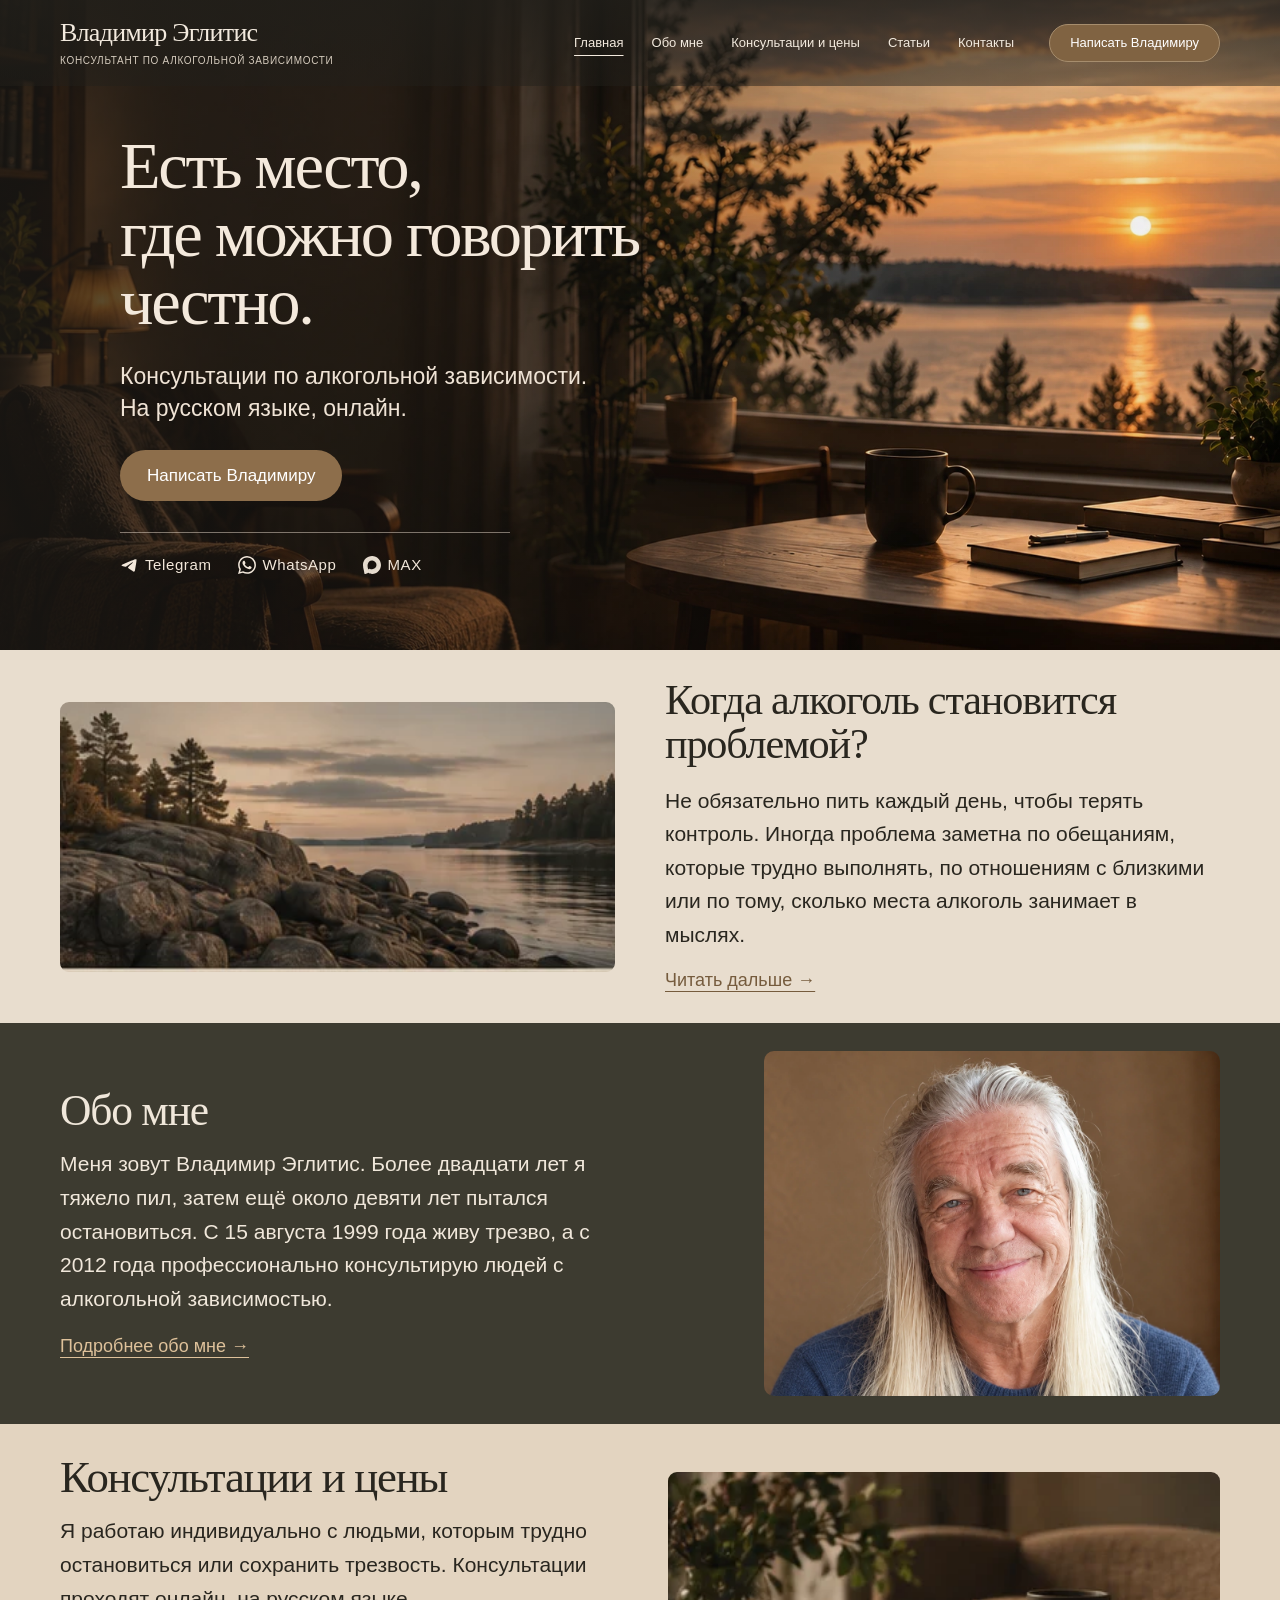
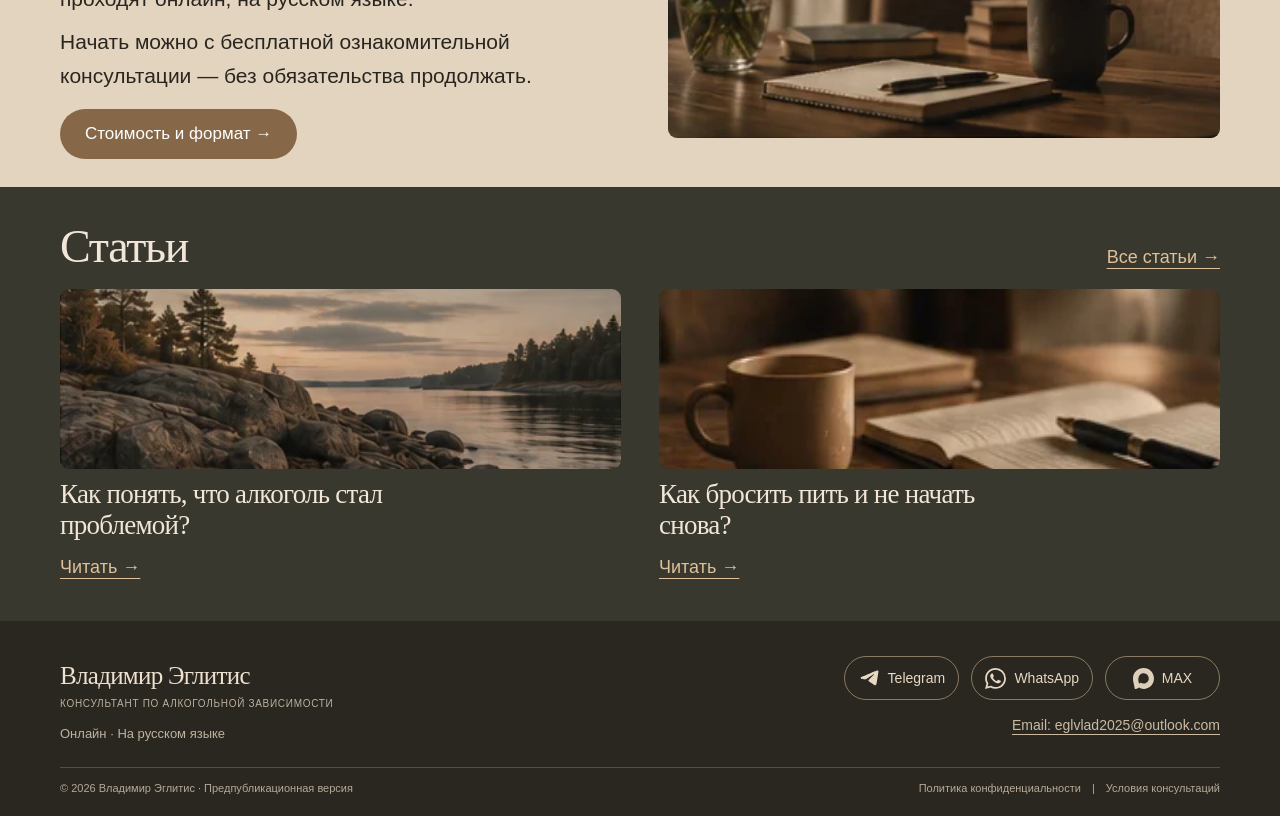
<file: site/index.html>
<!DOCTYPE html>


<html lang="ru"><head><meta charset="utf-8"><meta content="width=device-width, initial-scale=1" name="viewport"><meta content="light" name="color-scheme"><meta content="noindex,nofollow" name="robots"><meta content="Индивидуальные онлайн-консультации для русскоязычных людей, которым трудно остановиться или сохранить трезвость. Владимир Эглитис. Бесплатная ознакомительная встреча." name="description"><title>Консультант по алкогольной зависимости — Владимир Эглитис</title><link href="assets/site-v10.css" rel="stylesheet"><link href="assets/favicon.svg" rel="icon" type="image/svg+xml"></head><body class="home"><a class="skip" href="#main">К содержанию</a><header class="site-head"><div class="wrap head-row">
<a class="brand" href="index.html">Владимир Эглитис<small>консультант по алкогольной зависимости</small></a>
<button aria-controls="main-nav" aria-expanded="false" aria-label="Открыть меню" class="menu-toggle" type="button">Меню</button>
<nav aria-label="Основная навигация" class="nav" id="main-nav"><a aria-current="page" href="index.html">Главная</a><a href="about.html">Обо мне</a><a href="prices.html">Консультации и цены</a><a href="articles.html">Статьи</a><a href="contact.html">Контакты</a></nav>
<a class="header-cta" href="contact.html">Написать Владимиру</a>
</div></header><main id="main" tabindex="-1">
<section aria-labelledby="home-title" class="hero"><div aria-hidden="true" class="hero-photo"></div>
<div class="wrap hero-wrap"><div class="hero-copy">
<h1 id="home-title">Есть место, <br>где можно говорить <br>честно.</h1>
<p class="hero-sub">Консультации по алкогольной зависимости.<br>На русском языке, онлайн.</p>
<div class="hero-actions"><a class="pill main-cta" href="contact.html">Написать Владимиру</a>
</div>
<div aria-label="Написать в мессенджер" class="hero-direct" role="group">
<a href="https://t.me/eglitisonline_contact_bot" rel="noopener noreferrer" target="_blank"><span aria-hidden="true" class="messenger-icon icon-telegram"></span>Telegram</a>
<a href="https://wa.me/79811881562" rel="noopener noreferrer" target="_blank"><span aria-hidden="true" class="messenger-icon icon-whatsapp"></span>WhatsApp</a>
<a href="https://max.ru/u/f9LHodD0cOJ57eetEyicu--mDK2NszjKeeEYBEHcl7uGccaQ9irTHc0Jg6k" rel="noopener noreferrer" target="_blank"><span aria-hidden="true" class="messenger-icon icon-max"></span>MAX</a>
</div>
</div></div>
</section>
<section class="section warm problem-section" id="problema"><div class="wrap split problem-grid">
<img alt="Тихий вечерний берег с соснами и камнями" class="visual shore" loading="eager" src="assets/shore.webp">
<div class="copy"><h2>Когда алкоголь становится проблемой?</h2>
<p>Не обязательно пить каждый день, чтобы терять контроль. Иногда проблема заметна по обещаниям, которые трудно выполнять, по отношениям с близкими или по тому, сколько места алкоголь занимает в мыслях.</p>
<a class="text-link" href="articles/kak-ponyat-problemu.html">Читать дальше →</a></div>
</div></section>
<section class="section olive about-section" id="obo-mne"><div class="wrap about-grid">
<div class="copy"><h2>Обо мне</h2>
<p>Меня зовут Владимир Эглитис. Более двадцати лет я тяжело пил, затем ещё около девяти лет пытался остановиться. С 15 августа 1999 года живу трезво, а с 2012 года профессионально консультирую людей с алкогольной зависимостью.</p>
<a class="text-link light-link" href="about.html">Подробнее обо мне →</a></div>
<img alt="Владимир Эглитис" class="portrait-photo" height="1536" src="assets/portrait-v1.webp" width="1152">
</div></section>
<section class="section sand consultation-section" id="konsultacii"><div class="wrap split consult-grid">
<div class="copy"><h2>Консультации и цены</h2>
<p>Я работаю индивидуально с людьми, которым трудно остановиться или сохранить трезвость. Консультации проходят онлайн, на русском языке.</p>
<p>Начать можно с бесплатной ознакомительной консультации — без обязательства продолжать.</p><a class="pill brown-pill" href="prices.html">Стоимость и формат →</a></div>
<img alt="Блокнот и чашка на столе в тёплом кабинете" class="visual desk" loading="eager" src="assets/desk.webp">
</div></section>
<section class="section articles-section" id="stati"><div class="wrap">
<div class="section-title"><div><h2>Статьи</h2></div>
<a class="text-link light-link" href="articles.html">Все статьи →</a></div>
<div class="article-grid">
<article><a href="articles/kak-ponyat-problemu.html"><img alt="Вечерний берег" loading="eager" src="assets/shore.webp"><h3>Как понять, что алкоголь стал проблемой?</h3></a>
<a class="text-link light-link" href="articles/kak-ponyat-problemu.html">Читать →</a></article>
<article><a href="articles/kak-brosit-pit.html"><img alt="Книга и чашка на столе" loading="eager" src="assets/book.webp"><h3>Как бросить пить и не начать снова?</h3></a>
<a class="text-link light-link" href="articles/kak-brosit-pit.html">Читать →</a></article>
</div>
</div></section>
</main><footer class="site-footer"><div class="wrap">
<div class="footer-grid">
<div class="footer-identity"><a class="footer-name" href="index.html">Владимир Эглитис</a>
<small>консультант по алкогольной зависимости</small><p>Онлайн · На русском языке</p></div>
<div class="footer-contact">
<div aria-label="Мессенджеры" class="footer-channels" role="group">
<a href="https://t.me/eglitisonline_contact_bot" rel="noopener noreferrer" target="_blank"><span aria-hidden="true" class="messenger-icon icon-telegram"></span>Telegram</a>
<a href="https://wa.me/79811881562" rel="noopener noreferrer" target="_blank"><span aria-hidden="true" class="messenger-icon icon-whatsapp"></span>WhatsApp</a>
<a href="https://max.ru/u/f9LHodD0cOJ57eetEyicu--mDK2NszjKeeEYBEHcl7uGccaQ9irTHc0Jg6k" rel="noopener noreferrer" target="_blank"><span aria-hidden="true" class="messenger-icon icon-max"></span>MAX</a>
</div><a class="footer-email" href="mailto:eglvlad2025@outlook.com">Email: eglvlad2025@outlook.com</a></div>
</div>
<div class="footer-bottom"><span>© 2026 Владимир Эглитис · Предпубликационная версия</span>
<span class="footer-legal"><a href="privacy.html">Политика конфиденциальности</a><span aria-hidden="true">|</span><a href="terms.html">Условия консультаций</a></span></div>
</div></footer><script defer src="assets/site-v08.js"></script><script defer src="assets/services-v1.js"></script></body></html>
</file>
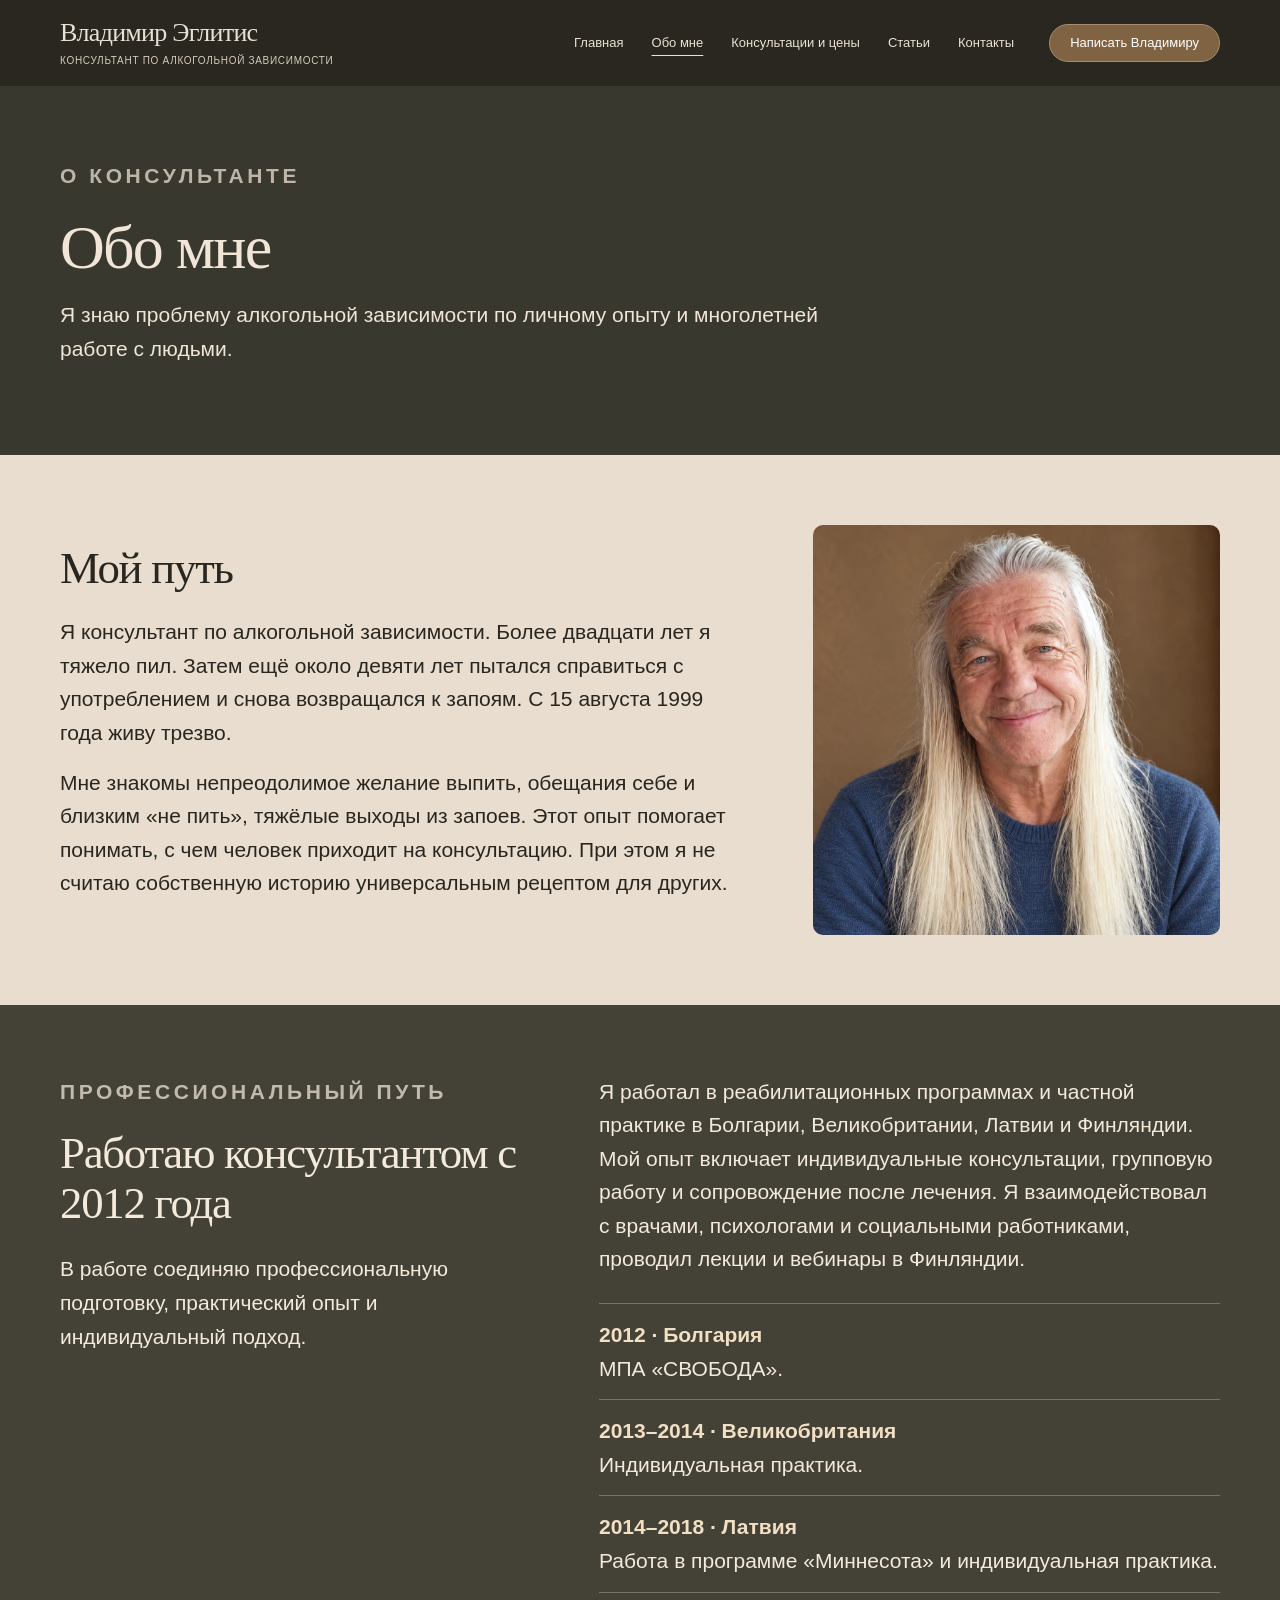
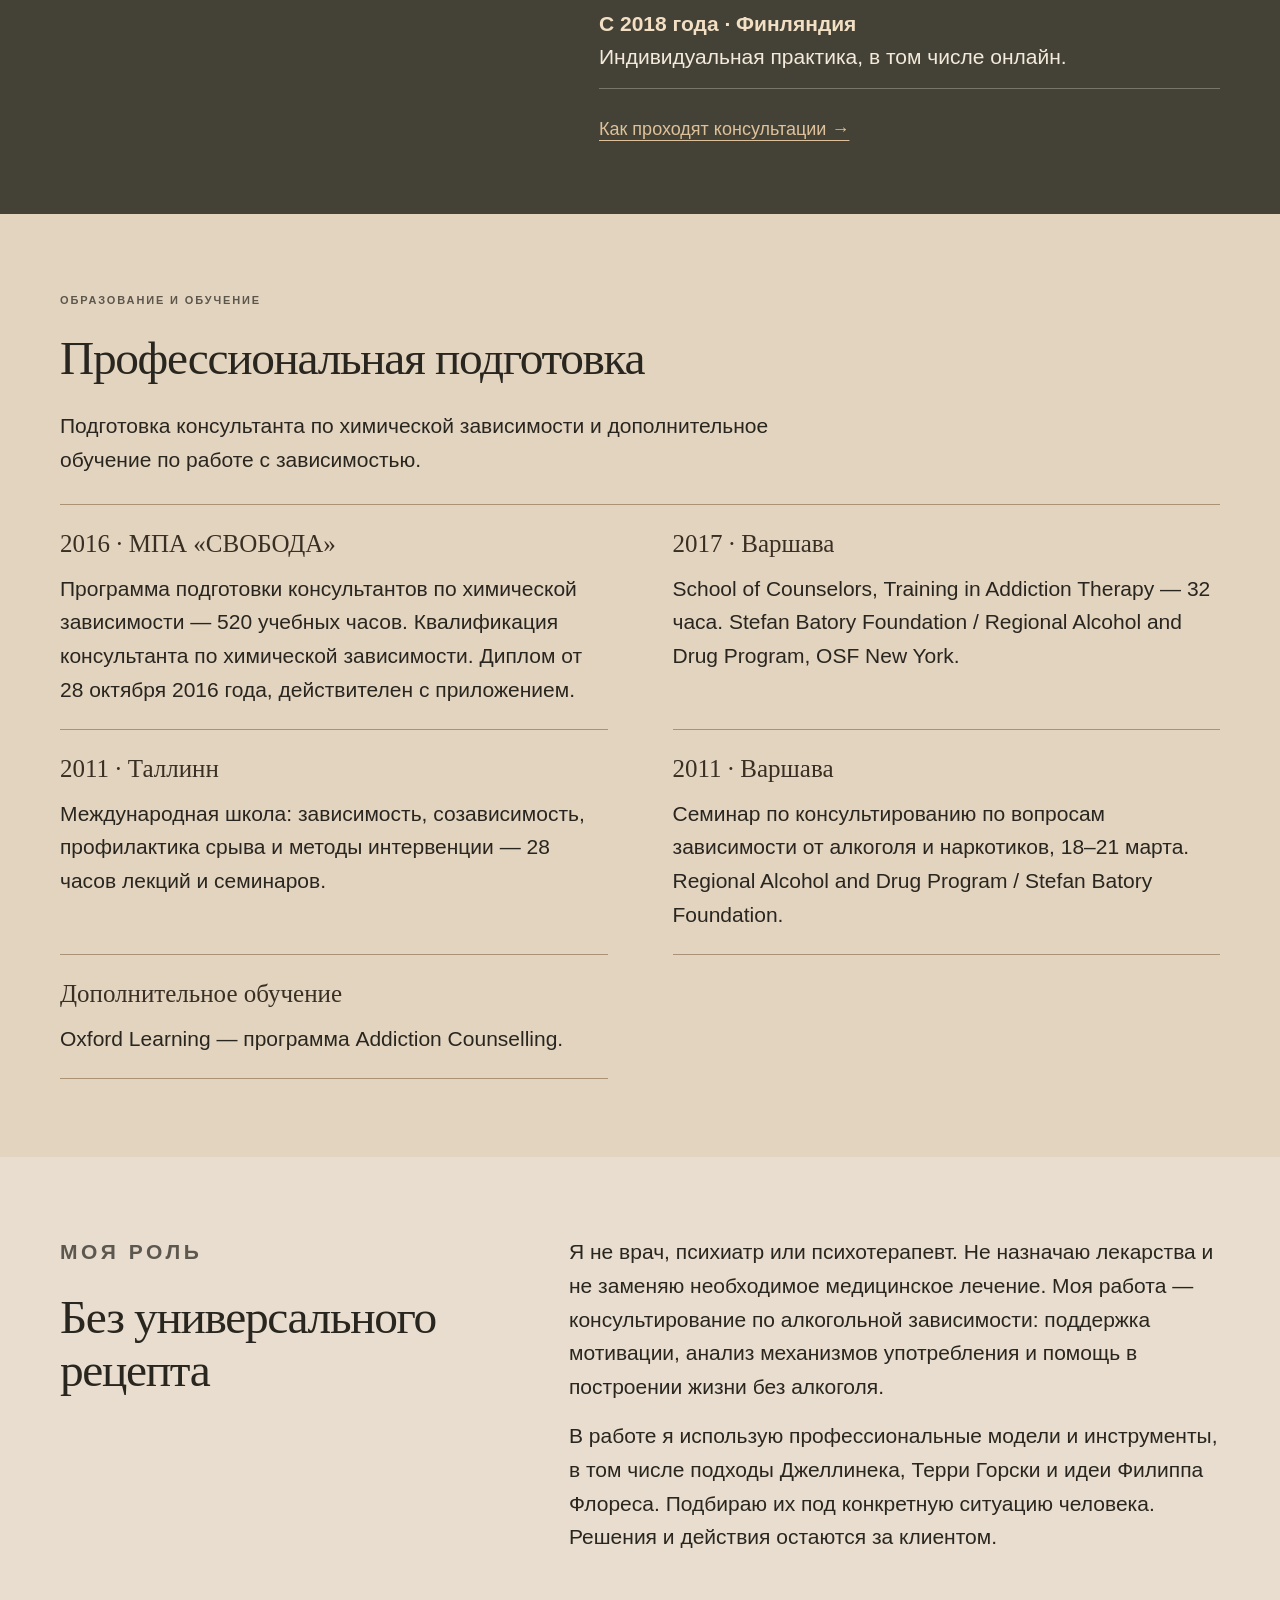
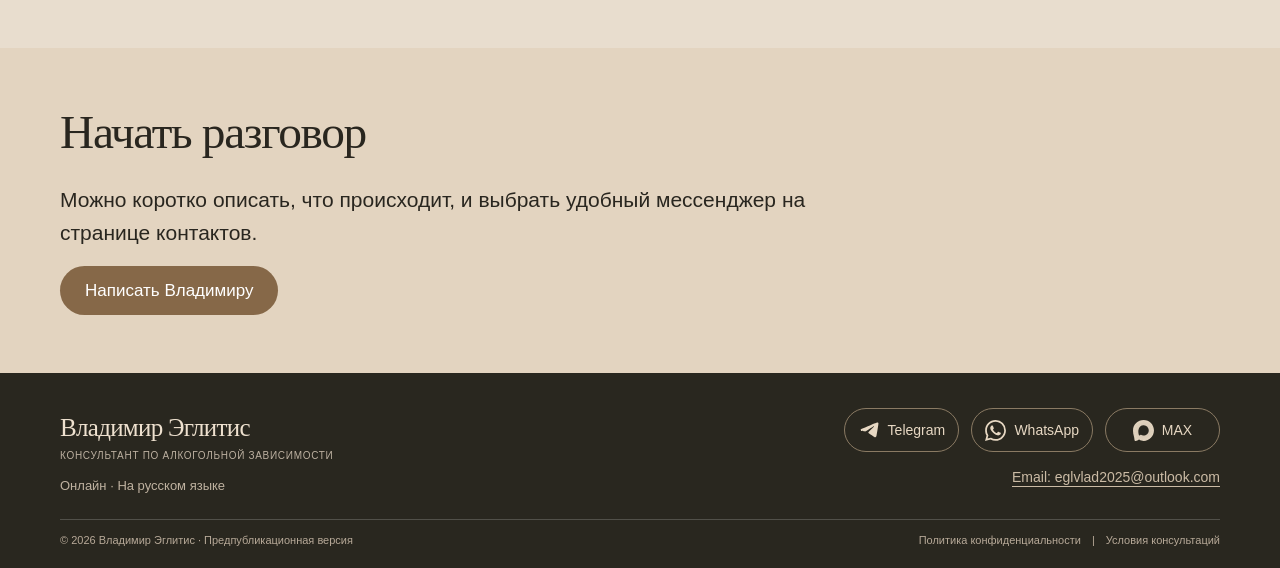
<file: site/about.html>
<!DOCTYPE html>


<html lang="ru"><head><meta charset="utf-8"><meta content="width=device-width, initial-scale=1" name="viewport"><meta content="light" name="color-scheme"><meta content="noindex,nofollow" name="robots"><meta content="Владимир Эглитис: личный путь к трезвости, работа консультантом с 2012 года, профессиональная подготовка и границы помощи." name="description"><title>Обо мне — Владимир Эглитис</title><link href="assets/site-v10.css" rel="stylesheet"><link href="assets/favicon.svg" rel="icon" type="image/svg+xml"></head><body><a class="skip" href="#main">К содержанию</a><header class="site-head"><div class="wrap head-row">
<a class="brand" href="index.html">Владимир Эглитис<small>консультант по алкогольной зависимости</small></a>
<button aria-controls="main-nav" aria-expanded="false" aria-label="Открыть меню" class="menu-toggle" type="button">Меню</button>
<nav aria-label="Основная навигация" class="nav" id="main-nav"><a href="index.html">Главная</a><a aria-current="page" href="about.html">Обо мне</a><a href="prices.html">Консультации и цены</a><a href="articles.html">Статьи</a><a href="contact.html">Контакты</a></nav>
<a class="header-cta" href="contact.html">Написать Владимиру</a>
</div></header><main id="main" tabindex="-1">
<section class="inner-hero about-page-hero"><div class="wrap">
<p class="kicker">О консультанте</p><h1>Обо мне</h1>
<p>Я знаю проблему алкогольной зависимости по личному опыту и многолетней работе с людьми.</p>
</div></section>
<section class="content-panel about-story"><div class="wrap about-story-grid">
<div class="about-story-copy"><h2>Мой путь</h2>
<p>Я консультант по алкогольной зависимости. Более двадцати лет я тяжело пил. Затем ещё около девяти лет пытался справиться с употреблением и снова возвращался к запоям. С 15 августа 1999 года живу трезво.</p>
<p>Мне знакомы непреодолимое желание выпить, обещания себе и близким «не пить», тяжёлые выходы из запоев. Этот опыт помогает понимать, с чем человек приходит на консультацию. При этом я не считаю собственную историю универсальным рецептом для других.</p>
</div><img alt="Владимир Эглитис" class="portrait-photo" height="1536" src="assets/portrait-v1.webp" width="1152">
</div></section>
<section class="section olive about-practice"><div class="wrap about-practice-grid">
<div><p class="kicker">Профессиональный путь</p><h2>Работаю консультантом с 2012 года</h2><p>В работе соединяю профессиональную подготовку, практический опыт и индивидуальный подход.</p></div>
<div><p>Я работал в реабилитационных программах и частной практике в Болгарии, Великобритании, Латвии и Финляндии. Мой опыт включает индивидуальные консультации, групповую работу и сопровождение после лечения. Я взаимодействовал с врачами, психологами и социальными работниками, проводил лекции и вебинары в Финляндии.</p>
<div class="experience-list"><p><strong>2012 · Болгария</strong><br>МПА «СВОБОДА».</p><p><strong>2013–2014 · Великобритания</strong><br>Индивидуальная практика.</p><p><strong>2014–2018 · Латвия</strong><br>Работа в программе «Миннесота» и индивидуальная практика.</p><p><strong>С 2018 года · Финляндия</strong><br>Индивидуальная практика, в том числе онлайн.</p></div>
<a class="text-link light-link" href="approach.html">Как проходят консультации →</a></div>
</div></section>
<section class="section sand about-education"><div class="wrap"><p class="kicker">Образование и обучение</p><h2>Профессиональная подготовка</h2><p class="education-intro">Подготовка консультанта по химической зависимости и дополнительное обучение по работе с зависимостью.</p>
<div class="education-list">
<div><strong>2016 · МПА «СВОБОДА»</strong><p>Программа подготовки консультантов по химической зависимости — 520 учебных часов. Квалификация консультанта по химической зависимости. Диплом от 28 октября 2016 года, действителен с приложением.</p></div>
<div><strong>2017 · Варшава</strong><p>School of Counselors, Training in Addiction Therapy — 32 часа. Stefan Batory Foundation / Regional Alcohol and Drug Program, OSF New York.</p></div>
<div><strong>2011 · Таллинн</strong><p>Международная школа: зависимость, созависимость, профилактика срыва и методы интервенции — 28 часов лекций и семинаров.</p></div>
<div><strong>2011 · Варшава</strong><p>Семинар по консультированию по вопросам зависимости от алкоголя и наркотиков, 18–21 марта. Regional Alcohol and Drug Program / Stefan Batory Foundation.</p></div>
<div><strong>Дополнительное обучение</strong><p>Oxford Learning — программа Addiction Counselling.</p></div>
</div></div></section><section class="section warm about-boundaries"><div class="wrap about-boundaries-grid"><div><p class="kicker">Моя роль</p><h2>Без универсального рецепта</h2></div><div><p>Я не врач, психиатр или психотерапевт. Не назначаю лекарства и не заменяю необходимое медицинское лечение. Моя работа — консультирование по алкогольной зависимости: поддержка мотивации, анализ механизмов употребления и помощь в построении жизни без алкоголя.</p><p>В работе я использую профессиональные модели и инструменты, в том числе подходы Джеллинека, Терри Горски и идеи Филиппа Флореса. Подбираю их под конкретную ситуацию человека. Решения и действия остаются за клиентом.</p></div></div></section><section class="section sand about-next"><div class="wrap">
<h2>Начать разговор</h2><p>Можно коротко описать, что происходит, и выбрать удобный мессенджер на странице контактов.</p>
<a class="pill brown-pill" href="contact.html">Написать Владимиру</a>
</div></section>
</main><footer class="site-footer"><div class="wrap">
<div class="footer-grid">
<div class="footer-identity"><a class="footer-name" href="index.html">Владимир Эглитис</a>
<small>консультант по алкогольной зависимости</small><p>Онлайн · На русском языке</p></div>
<div class="footer-contact">
<div aria-label="Мессенджеры" class="footer-channels" role="group">
<a href="https://t.me/eglitisonline_contact_bot" rel="noopener noreferrer" target="_blank"><span aria-hidden="true" class="messenger-icon icon-telegram"></span>Telegram</a>
<a href="https://wa.me/79811881562" rel="noopener noreferrer" target="_blank"><span aria-hidden="true" class="messenger-icon icon-whatsapp"></span>WhatsApp</a>
<a href="https://max.ru/u/f9LHodD0cOJ57eetEyicu--mDK2NszjKeeEYBEHcl7uGccaQ9irTHc0Jg6k" rel="noopener noreferrer" target="_blank"><span aria-hidden="true" class="messenger-icon icon-max"></span>MAX</a>
</div><a class="footer-email" href="mailto:eglvlad2025@outlook.com">Email: eglvlad2025@outlook.com</a></div>
</div>
<div class="footer-bottom"><span>© 2026 Владимир Эглитис · Предпубликационная версия</span>
<span class="footer-legal"><a href="privacy.html">Политика конфиденциальности</a><span aria-hidden="true">|</span><a href="terms.html">Условия консультаций</a></span></div>
</div></footer><script defer src="assets/site-v08.js"></script><script defer src="assets/services-v1.js"></script></body></html>
</file>
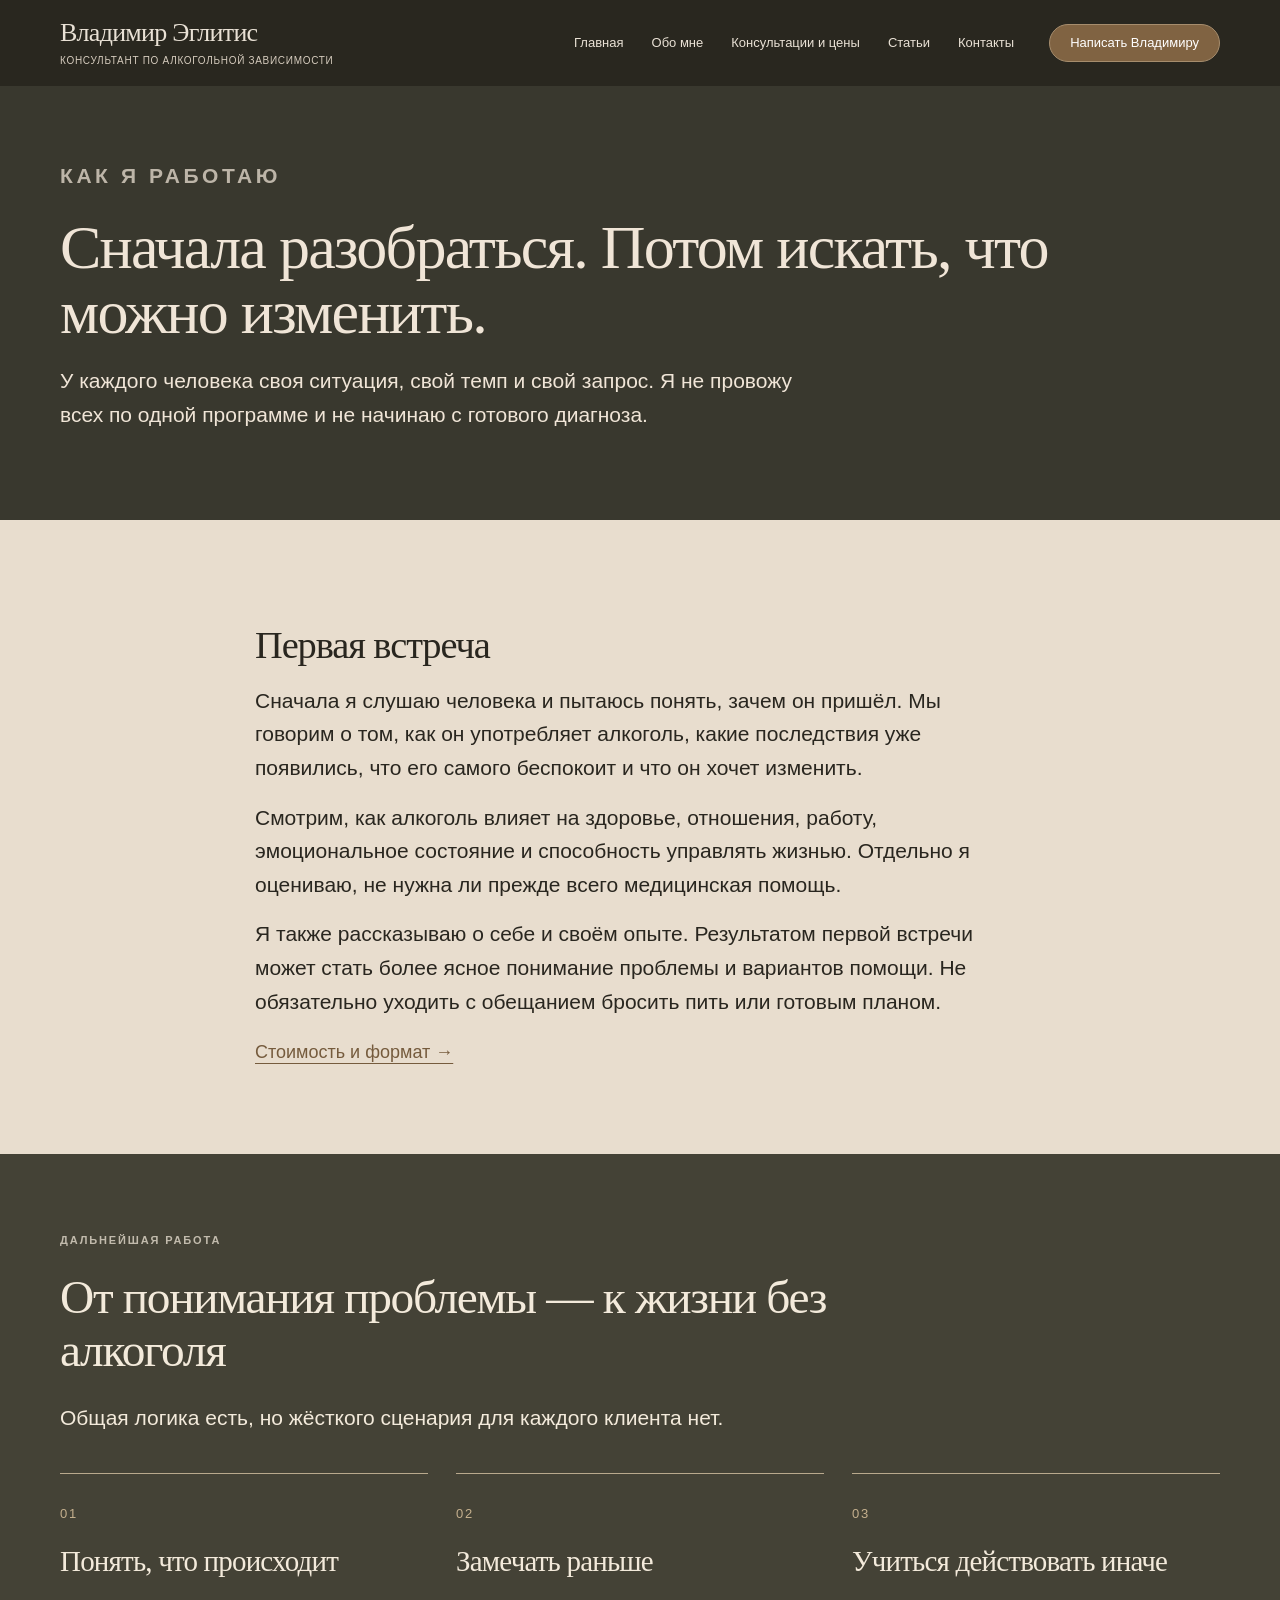
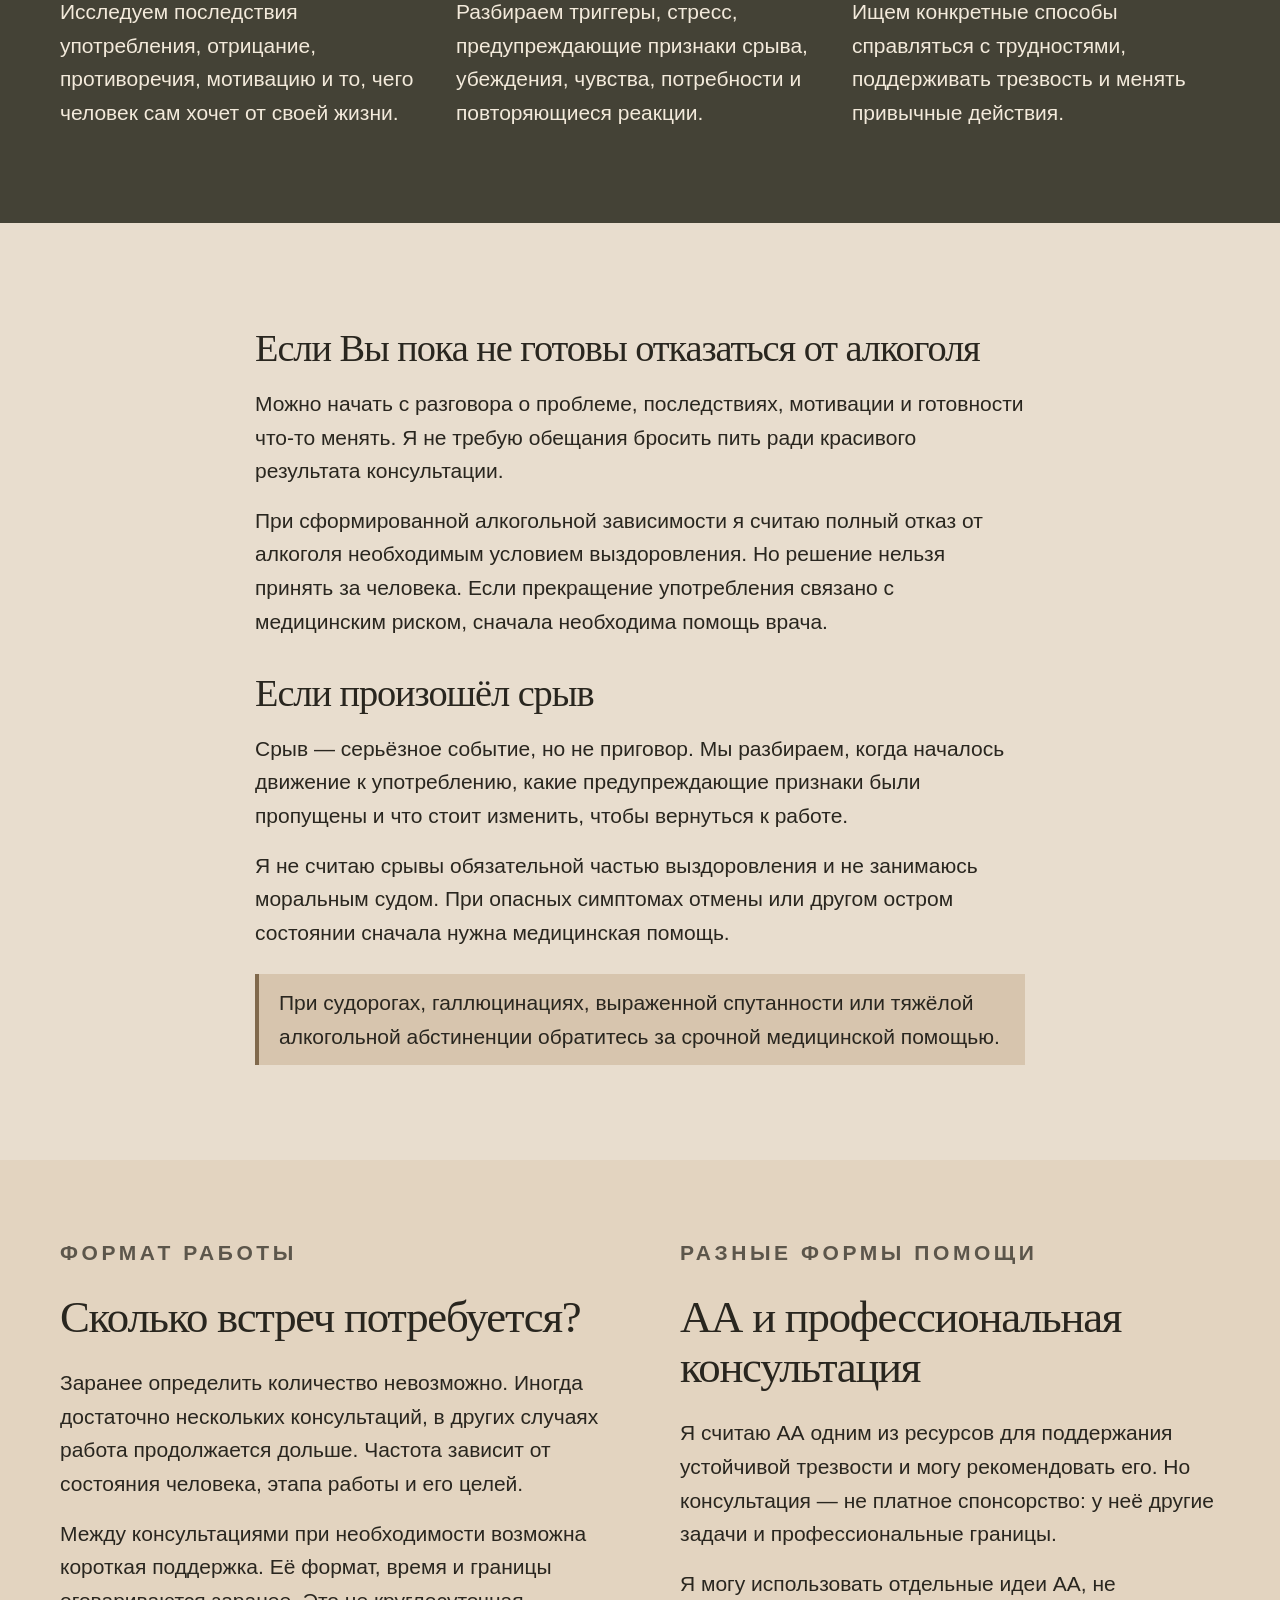
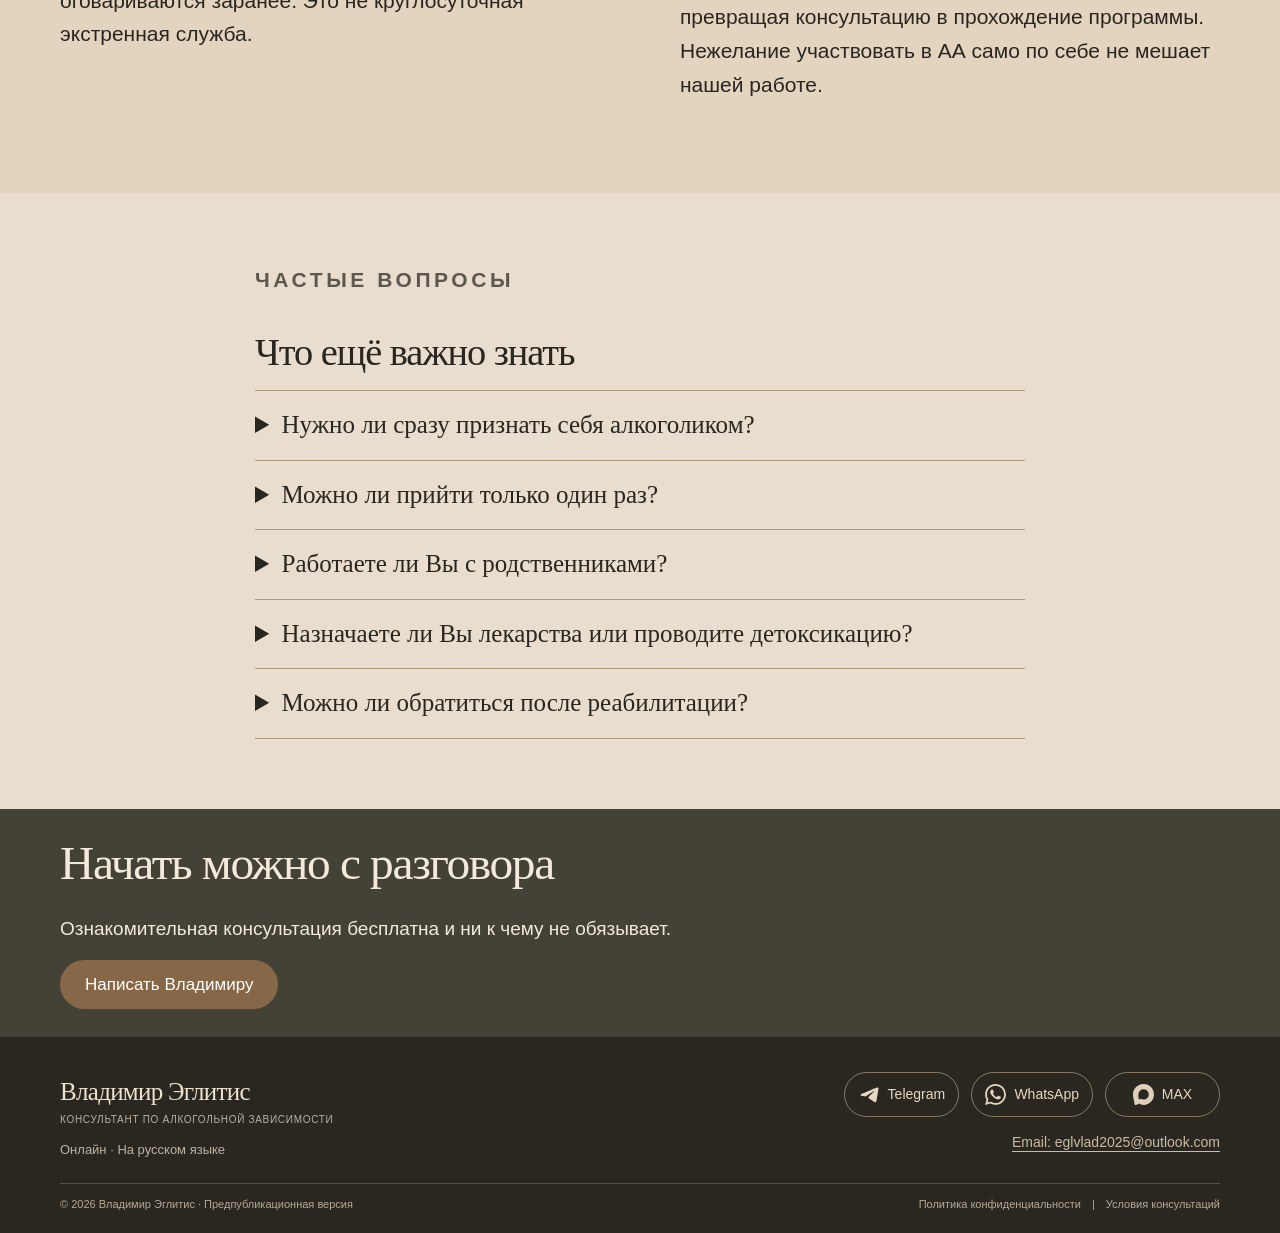
<file: site/approach.html>
<!DOCTYPE html>


<html lang="ru"><head><meta charset="utf-8"><meta content="width=device-width, initial-scale=1" name="viewport"><meta content="light" name="color-scheme"><meta content="noindex,nofollow" name="robots"><meta content="Как проходит индивидуальная онлайн-консультация по вопросам алкогольной зависимости: первая встреча, работа с мотивацией и поддержка трезвости." name="description"><title>Консультации онлайн — Владимир Эглитис</title><link href="assets/site-v10.css" rel="stylesheet"><link href="assets/favicon.svg" rel="icon" type="image/svg+xml"></head><body><a class="skip" href="#main">К содержанию</a><header class="site-head"><div class="wrap head-row">
<a class="brand" href="index.html">Владимир Эглитис<small>консультант по алкогольной зависимости</small></a>
<button aria-controls="main-nav" aria-expanded="false" aria-label="Открыть меню" class="menu-toggle" type="button">Меню</button>
<nav aria-label="Основная навигация" class="nav" id="main-nav"><a href="index.html">Главная</a><a href="about.html">Обо мне</a><a href="prices.html">Консультации и цены</a><a href="articles.html">Статьи</a><a href="contact.html">Контакты</a></nav>
<a class="header-cta" href="contact.html">Написать Владимиру</a>
</div></header><main id="main" tabindex="-1"><section class="inner-hero"><div class="wrap"><p class="kicker">Как я работаю</p><h1>Сначала разобраться. Потом искать, что можно изменить.</h1><p>У каждого человека своя ситуация, свой темп и свой запрос. Я не провожу всех по одной программе и не начинаю с готового диагноза.</p></div></section>
<section class="content-panel"><div class="readable"><h2>Первая встреча</h2><p>Сначала я слушаю человека и пытаюсь понять, зачем он пришёл. Мы говорим о том, как он употребляет алкоголь, какие последствия уже появились, что его самого беспокоит и что он хочет изменить.</p><p>Смотрим, как алкоголь влияет на здоровье, отношения, работу, эмоциональное состояние и способность управлять жизнью. Отдельно я оцениваю, не нужна ли прежде всего медицинская помощь.</p><p>Я также рассказываю о себе и своём опыте. Результатом первой встречи может стать более ясное понимание проблемы и вариантов помощи. Не обязательно уходить с обещанием бросить пить или готовым планом.</p><p><a class="text-link" href="prices.html">Стоимость и формат →</a></p></div></section>
<section class="section olive method-section"><div class="wrap"><p class="kicker">Дальнейшая работа</p><h2>От понимания проблемы — к жизни без алкоголя</h2><p class="section-lead">Общая логика есть, но жёсткого сценария для каждого клиента нет.</p><div class="method-grid"><div><span>01</span><h3>Понять, что происходит</h3><p>Исследуем последствия употребления, отрицание, противоречия, мотивацию и то, чего человек сам хочет от своей жизни.</p></div><div><span>02</span><h3>Замечать раньше</h3><p>Разбираем триггеры, стресс, предупреждающие признаки срыва, убеждения, чувства, потребности и повторяющиеся реакции.</p></div><div><span>03</span><h3>Учиться действовать иначе</h3><p>Ищем конкретные способы справляться с трудностями, поддерживать трезвость и менять привычные действия.</p></div></div></div></section>
<section class="content-panel"><div class="readable"><h2>Если Вы пока не готовы отказаться от алкоголя</h2><p>Можно начать с разговора о проблеме, последствиях, мотивации и готовности что-то менять. Я не требую обещания бросить пить ради красивого результата консультации.</p><p>При сформированной алкогольной зависимости я считаю полный отказ от алкоголя необходимым условием выздоровления. Но решение нельзя принять за человека. Если прекращение употребления связано с медицинским риском, сначала необходима помощь врача.</p><h2>Если произошёл срыв</h2><p>Срыв — серьёзное событие, но не приговор. Мы разбираем, когда началось движение к употреблению, какие предупреждающие признаки были пропущены и что стоит изменить, чтобы вернуться к работе.</p><p>Я не считаю срывы обязательной частью выздоровления и не занимаюсь моральным судом. При опасных симптомах отмены или другом остром состоянии сначала нужна медицинская помощь.</p><div class="info-note">При судорогах, галлюцинациях, выраженной спутанности или тяжёлой алкогольной абстиненции обратитесь за срочной медицинской помощью.</div></div></section>
<section class="section sand approach-format"><div class="wrap approach-format-grid"><div><p class="kicker">Формат работы</p><h2>Сколько встреч потребуется?</h2><p>Заранее определить количество невозможно. Иногда достаточно нескольких консультаций, в других случаях работа продолжается дольше. Частота зависит от состояния человека, этапа работы и его целей.</p><p>Между консультациями при необходимости возможна короткая поддержка. Её формат, время и границы оговариваются заранее. Это не круглосуточная экстренная служба.</p></div><div><p class="kicker">Разные формы помощи</p><h2>АА и профессиональная консультация</h2><p>Я считаю АА одним из ресурсов для поддержания устойчивой трезвости и могу рекомендовать его. Но консультация — не платное спонсорство: у неё другие задачи и профессиональные границы.</p><p>Я могу использовать отдельные идеи АА, не превращая консультацию в прохождение программы. Нежелание участвовать в АА само по себе не мешает нашей работе.</p></div></div></section>
<section class="content-panel approach-faq"><div class="readable"><p class="kicker">Частые вопросы</p><h2>Что ещё важно знать</h2><details><summary>Нужно ли сразу признать себя алкоголиком?</summary><p>Нет. Можно начать с фактов, последствий и собственных вопросов.</p></details><details><summary>Можно ли прийти только один раз?</summary><p>Да. Продолжать работу или нет — Ваш выбор.</p></details><details><summary>Работаете ли Вы с родственниками?</summary><p>Основной формат — индивидуальные консультации для людей, которые сами столкнулись с алкогольной зависимостью. После ознакомительной встречи при необходимости подскажу, к кому родственникам обратиться за отдельной помощью.</p></details><details><summary>Назначаете ли Вы лекарства или проводите детоксикацию?</summary><p>Нет. При необходимости медицинской помощи обращайтесь к врачу.</p></details><details><summary>Можно ли обратиться после реабилитации?</summary><p>Да. Можно обсудить поддержание трезвости и возвращение к повседневной жизни.</p></details></div></section>
<section class="section olive approach-next"><div class="wrap"><h2>Начать можно с разговора</h2><p>Ознакомительная консультация бесплатна и ни к чему не обязывает.</p><a class="pill brown-pill" href="contact.html">Написать Владимиру</a></div></section></main><footer class="site-footer"><div class="wrap">
<div class="footer-grid">
<div class="footer-identity"><a class="footer-name" href="index.html">Владимир Эглитис</a>
<small>консультант по алкогольной зависимости</small><p>Онлайн · На русском языке</p></div>
<div class="footer-contact">
<div aria-label="Мессенджеры" class="footer-channels" role="group">
<a href="https://t.me/eglitisonline_contact_bot" rel="noopener noreferrer" target="_blank"><span aria-hidden="true" class="messenger-icon icon-telegram"></span>Telegram</a>
<a href="https://wa.me/79811881562" rel="noopener noreferrer" target="_blank"><span aria-hidden="true" class="messenger-icon icon-whatsapp"></span>WhatsApp</a>
<a href="https://max.ru/u/f9LHodD0cOJ57eetEyicu--mDK2NszjKeeEYBEHcl7uGccaQ9irTHc0Jg6k" rel="noopener noreferrer" target="_blank"><span aria-hidden="true" class="messenger-icon icon-max"></span>MAX</a>
</div><a class="footer-email" href="mailto:eglvlad2025@outlook.com">Email: eglvlad2025@outlook.com</a></div>
</div>
<div class="footer-bottom"><span>© 2026 Владимир Эглитис · Предпубликационная версия</span>
<span class="footer-legal"><a href="privacy.html">Политика конфиденциальности</a><span aria-hidden="true">|</span><a href="terms.html">Условия консультаций</a></span></div>
</div></footer><script defer src="assets/site-v08.js"></script><script defer src="assets/services-v1.js"></script></body></html>
</file>
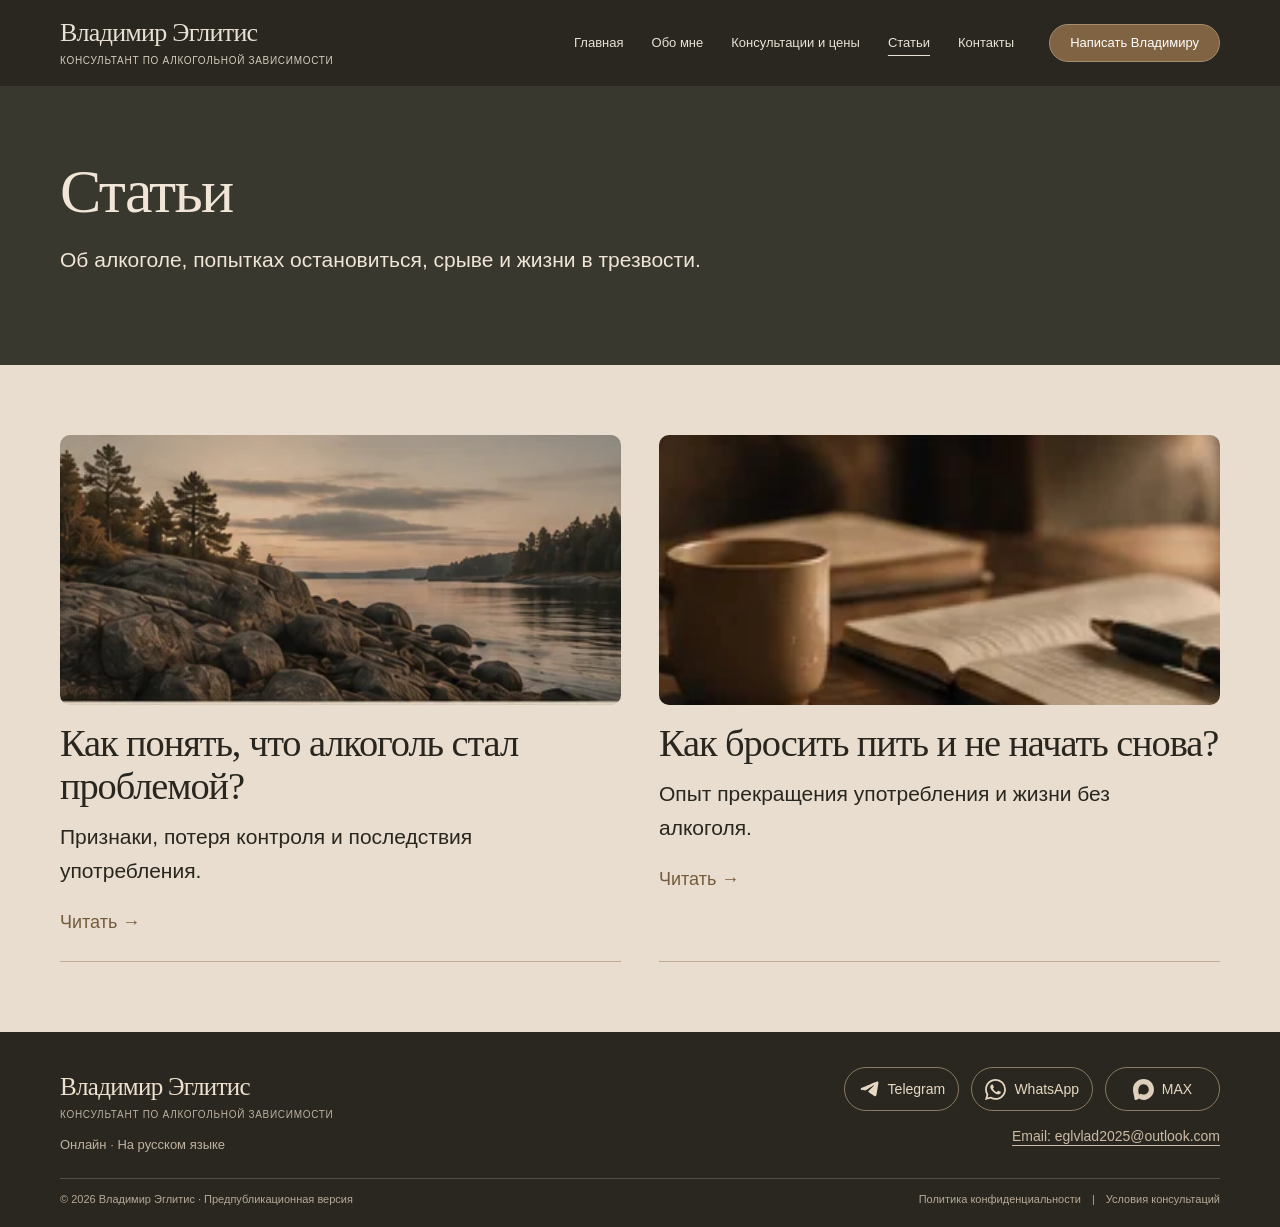
<file: site/articles.html>
<!DOCTYPE html>

<html lang="ru"><head><meta charset="utf-8"><meta content="width=device-width, initial-scale=1" name="viewport"><meta content="light" name="color-scheme"><meta content="noindex,nofollow" name="robots"><meta content="Статьи Владимира Эглитиса: как понять, что алкоголь стал проблемой, и как бросить пить, не начав снова." name="description"><title>Статьи — Владимир Эглитис</title><link href="assets/site-v10.css" rel="stylesheet"><link href="assets/favicon.svg" rel="icon" type="image/svg+xml"></head><body><a class="skip" href="#main">К содержанию</a><header class="site-head"><div class="wrap head-row">
<a class="brand" href="index.html">Владимир Эглитис<small>консультант по алкогольной зависимости</small></a>
<button aria-controls="main-nav" aria-expanded="false" aria-label="Открыть меню" class="menu-toggle" type="button">Меню</button>
<nav aria-label="Основная навигация" class="nav" id="main-nav"><a href="index.html">Главная</a><a href="about.html">Обо мне</a><a href="prices.html">Консультации и цены</a><a aria-current="page" href="articles.html">Статьи</a><a href="contact.html">Контакты</a></nav>
<a class="header-cta" href="contact.html">Написать Владимиру</a>
</div></header><main id="main" tabindex="-1"><section class="inner-hero"><div class="wrap"><h1>Статьи</h1><p>Об алкоголе, попытках остановиться, срыве и жизни в трезвости.</p></div></section><section class="content-panel"><div class="wrap article-list"><article><a class="article-thumb" href="articles/kak-ponyat-problemu.html"><img alt="Вечерний берег у спокойной воды" loading="eager" src="assets/shore.webp"></a><h2><a href="articles/kak-ponyat-problemu.html">Как понять, что алкоголь стал проблемой?</a></h2><p>Признаки, потеря контроля и последствия употребления.</p><a class="text-link" href="articles/kak-ponyat-problemu.html">Читать →</a></article><article><a class="article-thumb" href="articles/kak-brosit-pit.html"><img alt="Открытая книга и чашка на столе" loading="eager" src="assets/book.webp"></a><h2><a href="articles/kak-brosit-pit.html">Как бросить пить и не начать снова?</a></h2><p>Опыт прекращения употребления и жизни без алкоголя.</p><a class="text-link" href="articles/kak-brosit-pit.html">Читать →</a></article></div></section></main><footer class="site-footer"><div class="wrap">
<div class="footer-grid">
<div class="footer-identity"><a class="footer-name" href="index.html">Владимир Эглитис</a>
<small>консультант по алкогольной зависимости</small><p>Онлайн · На русском языке</p></div>
<div class="footer-contact">
<div aria-label="Мессенджеры" class="footer-channels" role="group">
<a href="https://t.me/eglitisonline_contact_bot" rel="noopener noreferrer" target="_blank"><span aria-hidden="true" class="messenger-icon icon-telegram"></span>Telegram</a>
<a href="https://wa.me/79811881562" rel="noopener noreferrer" target="_blank"><span aria-hidden="true" class="messenger-icon icon-whatsapp"></span>WhatsApp</a>
<a href="https://max.ru/u/f9LHodD0cOJ57eetEyicu--mDK2NszjKeeEYBEHcl7uGccaQ9irTHc0Jg6k" rel="noopener noreferrer" target="_blank"><span aria-hidden="true" class="messenger-icon icon-max"></span>MAX</a>
</div><a class="footer-email" href="mailto:eglvlad2025@outlook.com">Email: eglvlad2025@outlook.com</a></div>
</div>
<div class="footer-bottom"><span>© 2026 Владимир Эглитис · Предпубликационная версия</span>
<span class="footer-legal"><a href="privacy.html">Политика конфиденциальности</a><span aria-hidden="true">|</span><a href="terms.html">Условия консультаций</a></span></div>
</div></footer><script defer src="assets/site-v08.js"></script><script defer src="assets/services-v1.js"></script></body></html>
</file>
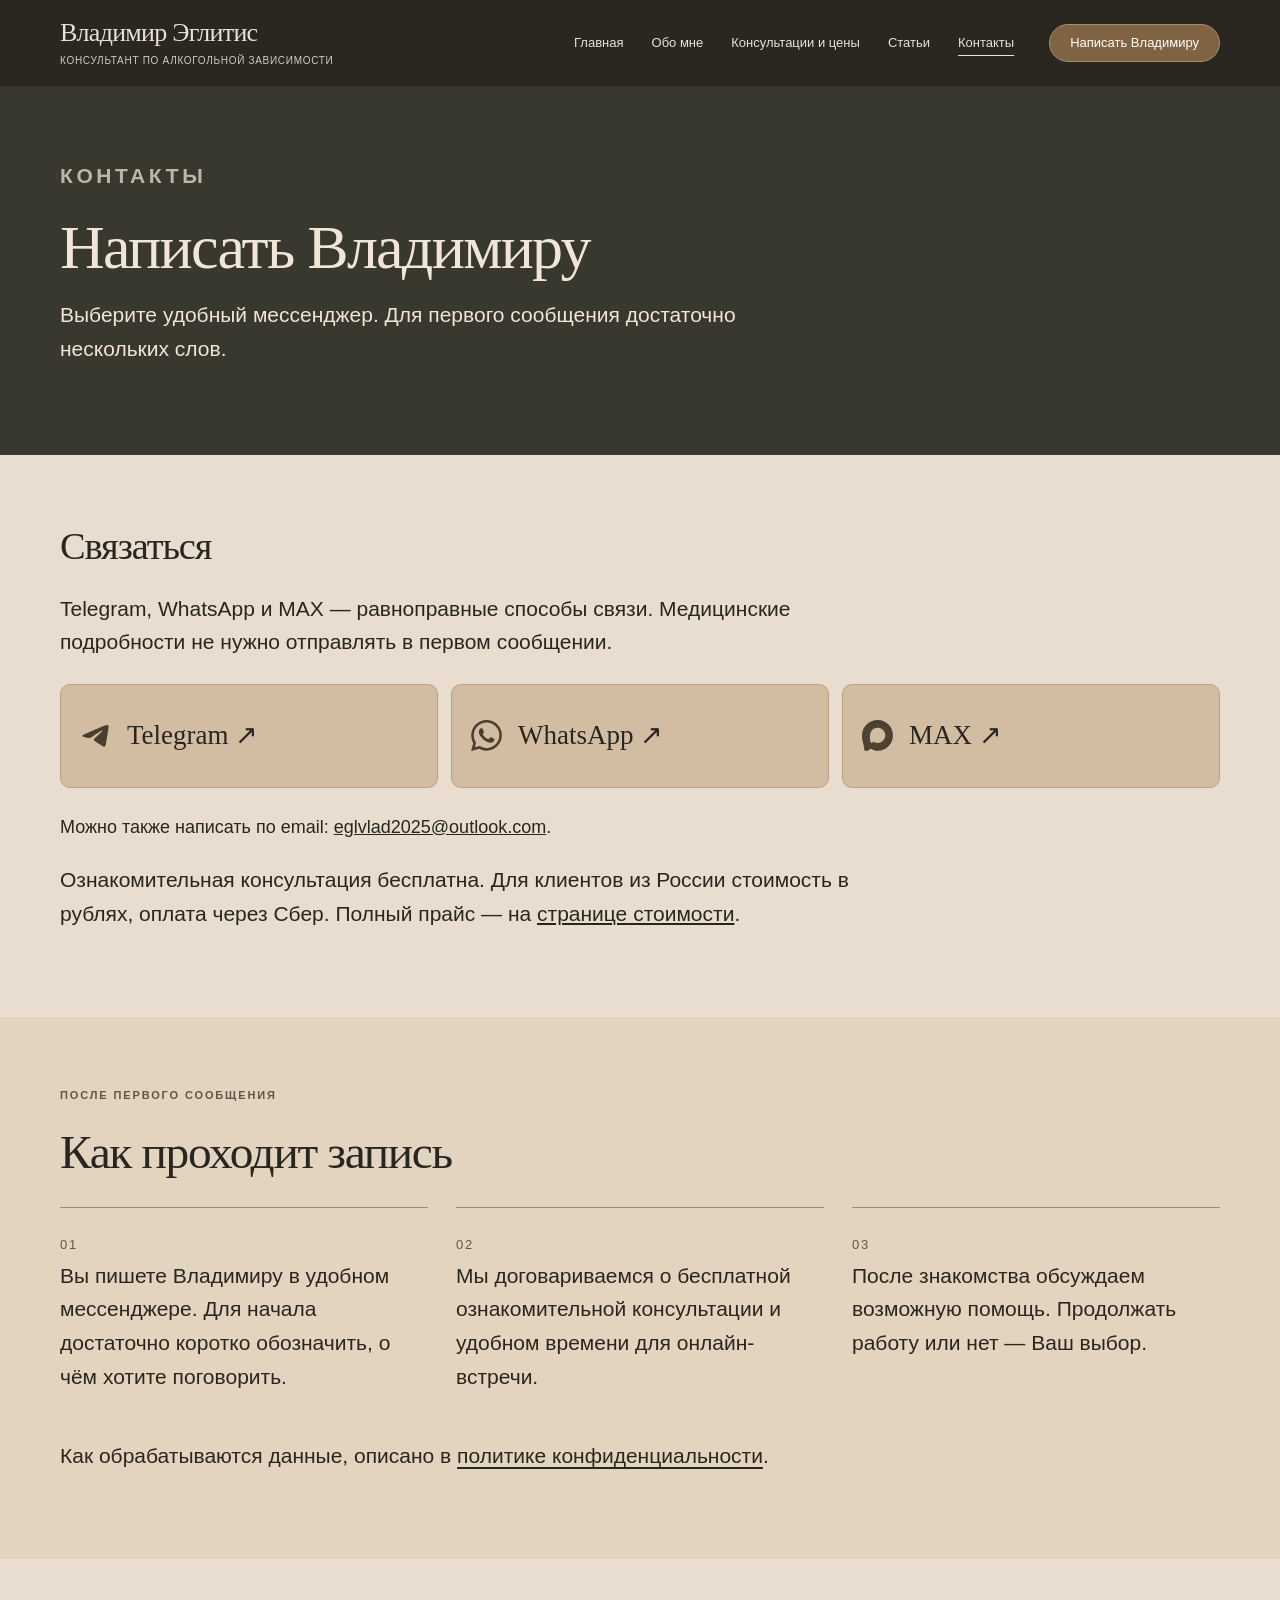
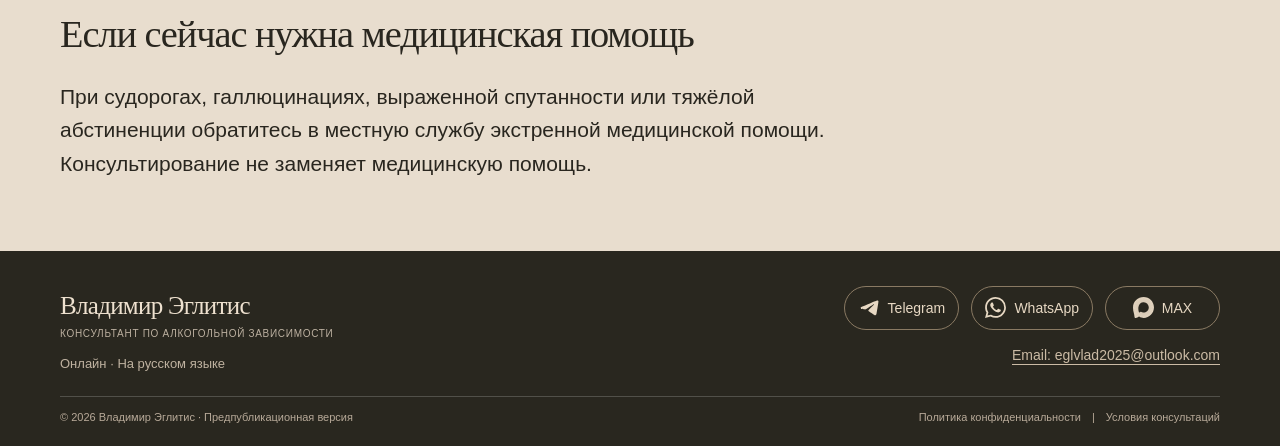
<file: site/contact.html>
<!DOCTYPE html>


<html lang="ru"><head><meta charset="utf-8"><meta content="width=device-width, initial-scale=1" name="viewport"><meta content="light" name="color-scheme"><meta content="noindex,nofollow" name="robots"><meta content="Напишите Владимиру Эглитису в Telegram, WhatsApp или MAX. Бесплатная ознакомительная консультация проходит онлайн." name="description"><title>Контакты — Владимир Эглитис</title><link href="assets/site-v10.css" rel="stylesheet"><link href="assets/favicon.svg" rel="icon" type="image/svg+xml"></head><body><a class="skip" href="#main">К содержанию</a><header class="site-head"><div class="wrap head-row">
<a class="brand" href="index.html">Владимир Эглитис<small>консультант по алкогольной зависимости</small></a>
<button aria-controls="main-nav" aria-expanded="false" aria-label="Открыть меню" class="menu-toggle" type="button">Меню</button>
<nav aria-label="Основная навигация" class="nav" id="main-nav"><a href="index.html">Главная</a><a href="about.html">Обо мне</a><a href="prices.html">Консультации и цены</a><a href="articles.html">Статьи</a><a aria-current="page" href="contact.html">Контакты</a></nav>
<a class="header-cta" href="contact.html">Написать Владимиру</a>
</div></header><main id="main" tabindex="-1">
<section class="inner-hero"><div class="wrap"><p class="kicker">Контакты</p><h1>Написать Владимиру</h1>
<p>Выберите удобный мессенджер. Для первого сообщения достаточно нескольких слов.</p></div></section>
<section class="content-panel"><div class="wrap contact-page"><h2>Связаться</h2>
<p>Telegram, WhatsApp и MAX — равноправные способы связи. Медицинские подробности не нужно отправлять в первом сообщении.</p>
<div class="channel-list primary-channels">
<a href="https://t.me/eglitisonline_contact_bot" rel="noopener noreferrer" target="_blank"><span aria-hidden="true" class="messenger-icon icon-telegram"></span><strong>Telegram ↗</strong></a>
<a href="https://wa.me/79811881562" rel="noopener noreferrer" target="_blank"><span aria-hidden="true" class="messenger-icon icon-whatsapp"></span><strong>WhatsApp ↗</strong></a>
<a href="https://max.ru/u/f9LHodD0cOJ57eetEyicu--mDK2NszjKeeEYBEHcl7uGccaQ9irTHc0Jg6k" rel="noopener noreferrer" target="_blank"><span aria-hidden="true" class="messenger-icon icon-max"></span><strong>MAX ↗</strong></a>
</div>
<p class="contact-email">Можно также написать по email: <a href="mailto:eglvlad2025@outlook.com">eglvlad2025@outlook.com</a>.</p>
<p>Ознакомительная консультация бесплатна. Для клиентов из России стоимость в рублях, оплата через Сбер. Полный прайс — на <a href="prices.html">странице стоимости</a>.</p>
</div></section><section class="section sand booking-steps"><div class="wrap"><p class="kicker">После первого сообщения</p><h2>Как проходит запись</h2><div class="booking-grid"><div><span>01</span><p>Вы пишете Владимиру в удобном мессенджере. Для начала достаточно коротко обозначить, о чём хотите поговорить.</p></div><div><span>02</span><p>Мы договариваемся о бесплатной ознакомительной консультации и удобном времени для онлайн-встречи.</p></div><div><span>03</span><p>После знакомства обсуждаем возможную помощь. Продолжать работу или нет — Ваш выбор.</p></div></div><p class="booking-privacy">Как обрабатываются данные, описано в <a href="privacy.html">политике конфиденциальности</a>.</p></div></section><section class="section warm medical-boundary"><div class="wrap medical-copy"><h2>Если сейчас нужна медицинская помощь</h2><p>При судорогах, галлюцинациях, выраженной спутанности или тяжёлой абстиненции обратитесь в местную службу экстренной медицинской помощи. Консультирование не заменяет медицинскую помощь.</p></div></section>
</main><footer class="site-footer"><div class="wrap">
<div class="footer-grid">
<div class="footer-identity"><a class="footer-name" href="index.html">Владимир Эглитис</a>
<small>консультант по алкогольной зависимости</small><p>Онлайн · На русском языке</p></div>
<div class="footer-contact">
<div aria-label="Мессенджеры" class="footer-channels" role="group">
<a href="https://t.me/eglitisonline_contact_bot" rel="noopener noreferrer" target="_blank"><span aria-hidden="true" class="messenger-icon icon-telegram"></span>Telegram</a>
<a href="https://wa.me/79811881562" rel="noopener noreferrer" target="_blank"><span aria-hidden="true" class="messenger-icon icon-whatsapp"></span>WhatsApp</a>
<a href="https://max.ru/u/f9LHodD0cOJ57eetEyicu--mDK2NszjKeeEYBEHcl7uGccaQ9irTHc0Jg6k" rel="noopener noreferrer" target="_blank"><span aria-hidden="true" class="messenger-icon icon-max"></span>MAX</a>
</div><a class="footer-email" href="mailto:eglvlad2025@outlook.com">Email: eglvlad2025@outlook.com</a></div>
</div>
<div class="footer-bottom"><span>© 2026 Владимир Эглитис · Предпубликационная версия</span>
<span class="footer-legal"><a href="privacy.html">Политика конфиденциальности</a><span aria-hidden="true">|</span><a href="terms.html">Условия консультаций</a></span></div>
</div></footer><script defer src="assets/site-v08.js"></script><script defer src="assets/services-v1.js"></script></body></html>
</file>
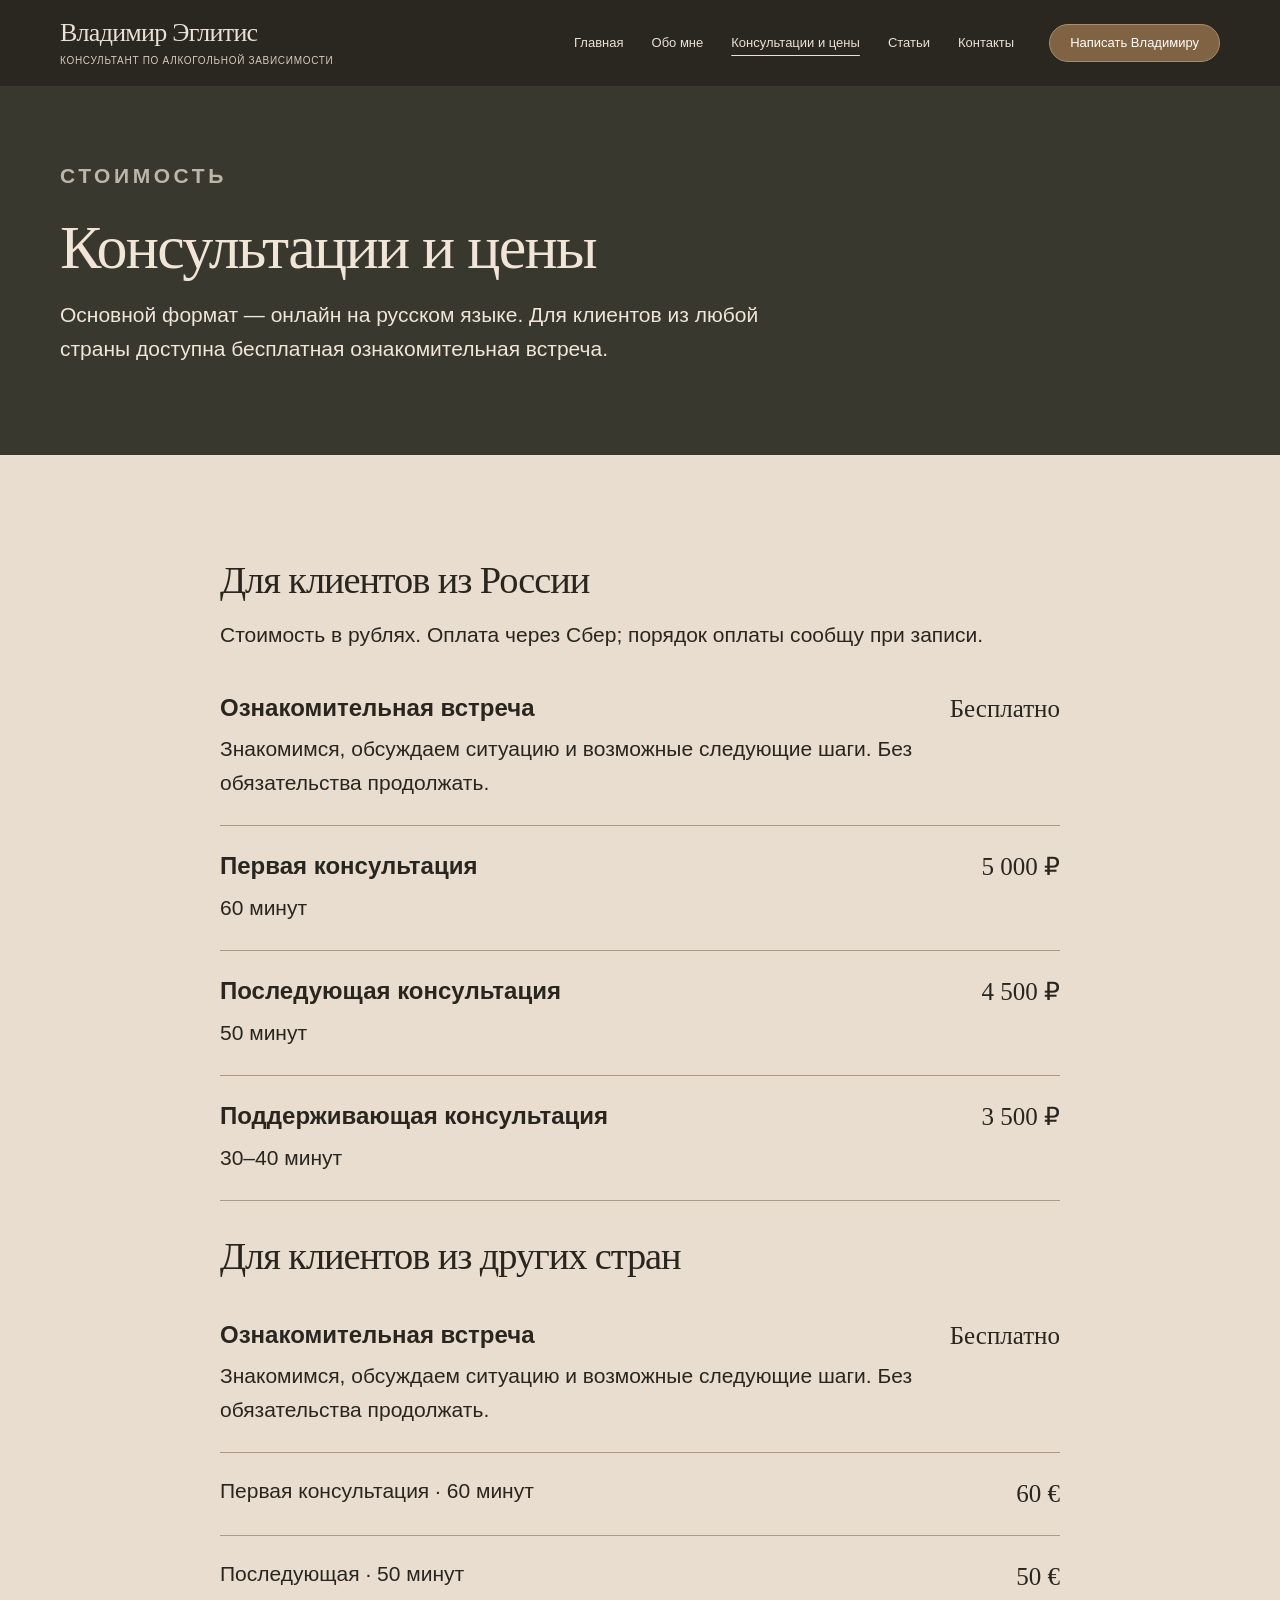
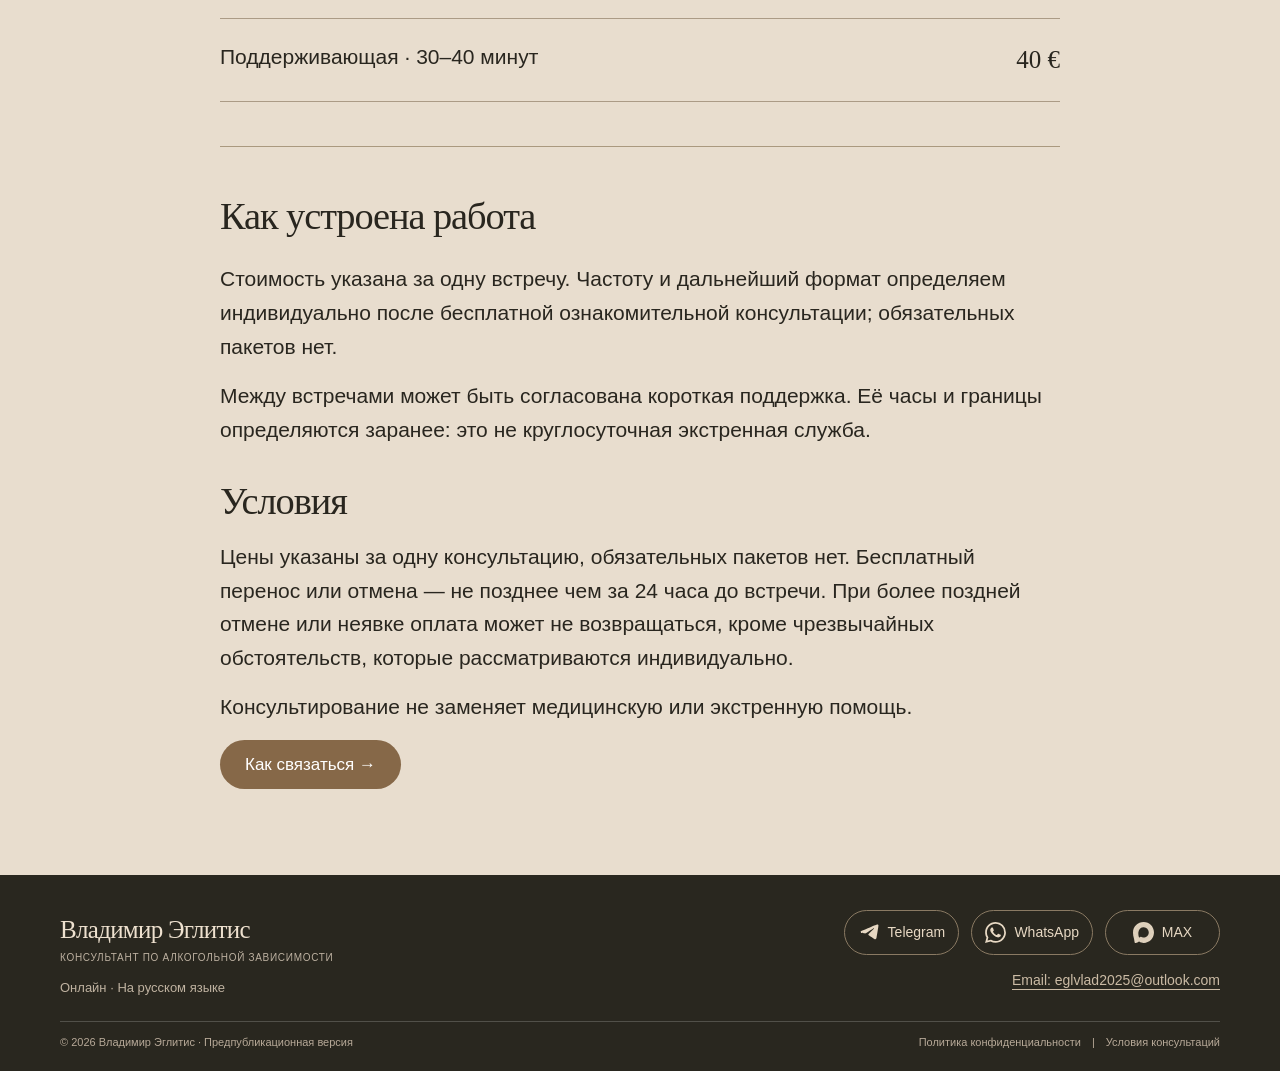
<file: site/prices.html>
<!DOCTYPE html>


<html lang="ru"><head><meta charset="utf-8"><meta content="width=device-width, initial-scale=1" name="viewport"><meta content="light" name="color-scheme"><meta content="noindex,nofollow" name="robots"><meta content="Стоимость онлайн-консультаций Владимира Эглитиса: бесплатное знакомство, цены для клиентов из России в рублях, для других стран — в евро." name="description"><title>Стоимость консультаций — Владимир Эглитис</title><link href="assets/site-v10.css" rel="stylesheet"><link href="assets/favicon.svg" rel="icon" type="image/svg+xml"></head><body><a class="skip" href="#main">К содержанию</a><header class="site-head"><div class="wrap head-row">
<a class="brand" href="index.html">Владимир Эглитис<small>консультант по алкогольной зависимости</small></a>
<button aria-controls="main-nav" aria-expanded="false" aria-label="Открыть меню" class="menu-toggle" type="button">Меню</button>
<nav aria-label="Основная навигация" class="nav" id="main-nav"><a href="index.html">Главная</a><a href="about.html">Обо мне</a><a aria-current="page" href="prices.html">Консультации и цены</a><a href="articles.html">Статьи</a><a href="contact.html">Контакты</a></nav>
<a class="header-cta" href="contact.html">Написать Владимиру</a>
</div></header><main id="main" tabindex="-1"><section class="inner-hero"><div class="wrap"><p class="kicker">Стоимость</p><h1>Консультации и цены</h1><p>Основной формат — онлайн на русском языке. Для клиентов из любой страны доступна бесплатная ознакомительная встреча.</p></div></section><section class="content-panel"><div class="readable price-list"><h2>Для клиентов из России</h2><p>Стоимость в рублях. Оплата через Сбер; порядок оплаты сообщу при записи.</p><div class="price-row"><div><strong>Ознакомительная встреча</strong><p>Знакомимся, обсуждаем ситуацию и возможные следующие шаги. Без обязательства продолжать.</p></div><div class="amount">Бесплатно</div></div><div class="price-row"><div><strong>Первая консультация</strong><p>60 минут</p></div><div class="amount">5 000 ₽</div></div><div class="price-row"><div><strong>Последующая консультация</strong><p>50 минут</p></div><div class="amount">4 500 ₽</div></div><div class="price-row"><div><strong>Поддерживающая консультация</strong><p>30–40 минут</p></div><div class="amount">3 500 ₽</div></div><h2>Для клиентов из других стран</h2><div class="price-row"><div><strong>Ознакомительная встреча</strong><p>Знакомимся, обсуждаем ситуацию и возможные следующие шаги. Без обязательства продолжать.</p></div><div class="amount">Бесплатно</div></div><div class="price-row"><div>Первая консультация · 60 минут</div><div class="amount">60 €</div></div><div class="price-row"><div>Последующая · 50 минут</div><div class="amount">50 €</div></div><div class="price-row"><div>Поддерживающая · 30–40 минут</div><div class="amount">40 €</div></div><div class="price-explanation"><h2>Как устроена работа</h2><p>Стоимость указана за одну встречу. Частоту и дальнейший формат определяем индивидуально после бесплатной ознакомительной консультации; обязательных пакетов нет.</p><p>Между встречами может быть согласована короткая поддержка. Её часы и границы определяются заранее: это не круглосуточная экстренная служба.</p></div><h2>Условия</h2><p>Цены указаны за одну консультацию, обязательных пакетов нет. Бесплатный перенос или отмена — не позднее чем за 24 часа до встречи. При более поздней отмене или неявке оплата может не возвращаться, кроме чрезвычайных обстоятельств, которые рассматриваются индивидуально.</p><p>Консультирование не заменяет медицинскую или экстренную помощь.</p><p><a class="pill brown-pill" href="contact.html">Как связаться →</a></p></div></section></main><footer class="site-footer"><div class="wrap">
<div class="footer-grid">
<div class="footer-identity"><a class="footer-name" href="index.html">Владимир Эглитис</a>
<small>консультант по алкогольной зависимости</small><p>Онлайн · На русском языке</p></div>
<div class="footer-contact">
<div aria-label="Мессенджеры" class="footer-channels" role="group">
<a href="https://t.me/eglitisonline_contact_bot" rel="noopener noreferrer" target="_blank"><span aria-hidden="true" class="messenger-icon icon-telegram"></span>Telegram</a>
<a href="https://wa.me/79811881562" rel="noopener noreferrer" target="_blank"><span aria-hidden="true" class="messenger-icon icon-whatsapp"></span>WhatsApp</a>
<a href="https://max.ru/u/f9LHodD0cOJ57eetEyicu--mDK2NszjKeeEYBEHcl7uGccaQ9irTHc0Jg6k" rel="noopener noreferrer" target="_blank"><span aria-hidden="true" class="messenger-icon icon-max"></span>MAX</a>
</div><a class="footer-email" href="mailto:eglvlad2025@outlook.com">Email: eglvlad2025@outlook.com</a></div>
</div>
<div class="footer-bottom"><span>© 2026 Владимир Эглитис · Предпубликационная версия</span>
<span class="footer-legal"><a href="privacy.html">Политика конфиденциальности</a><span aria-hidden="true">|</span><a href="terms.html">Условия консультаций</a></span></div>
</div></footer><script defer src="assets/site-v08.js"></script><script defer src="assets/services-v1.js"></script></body></html>
</file>
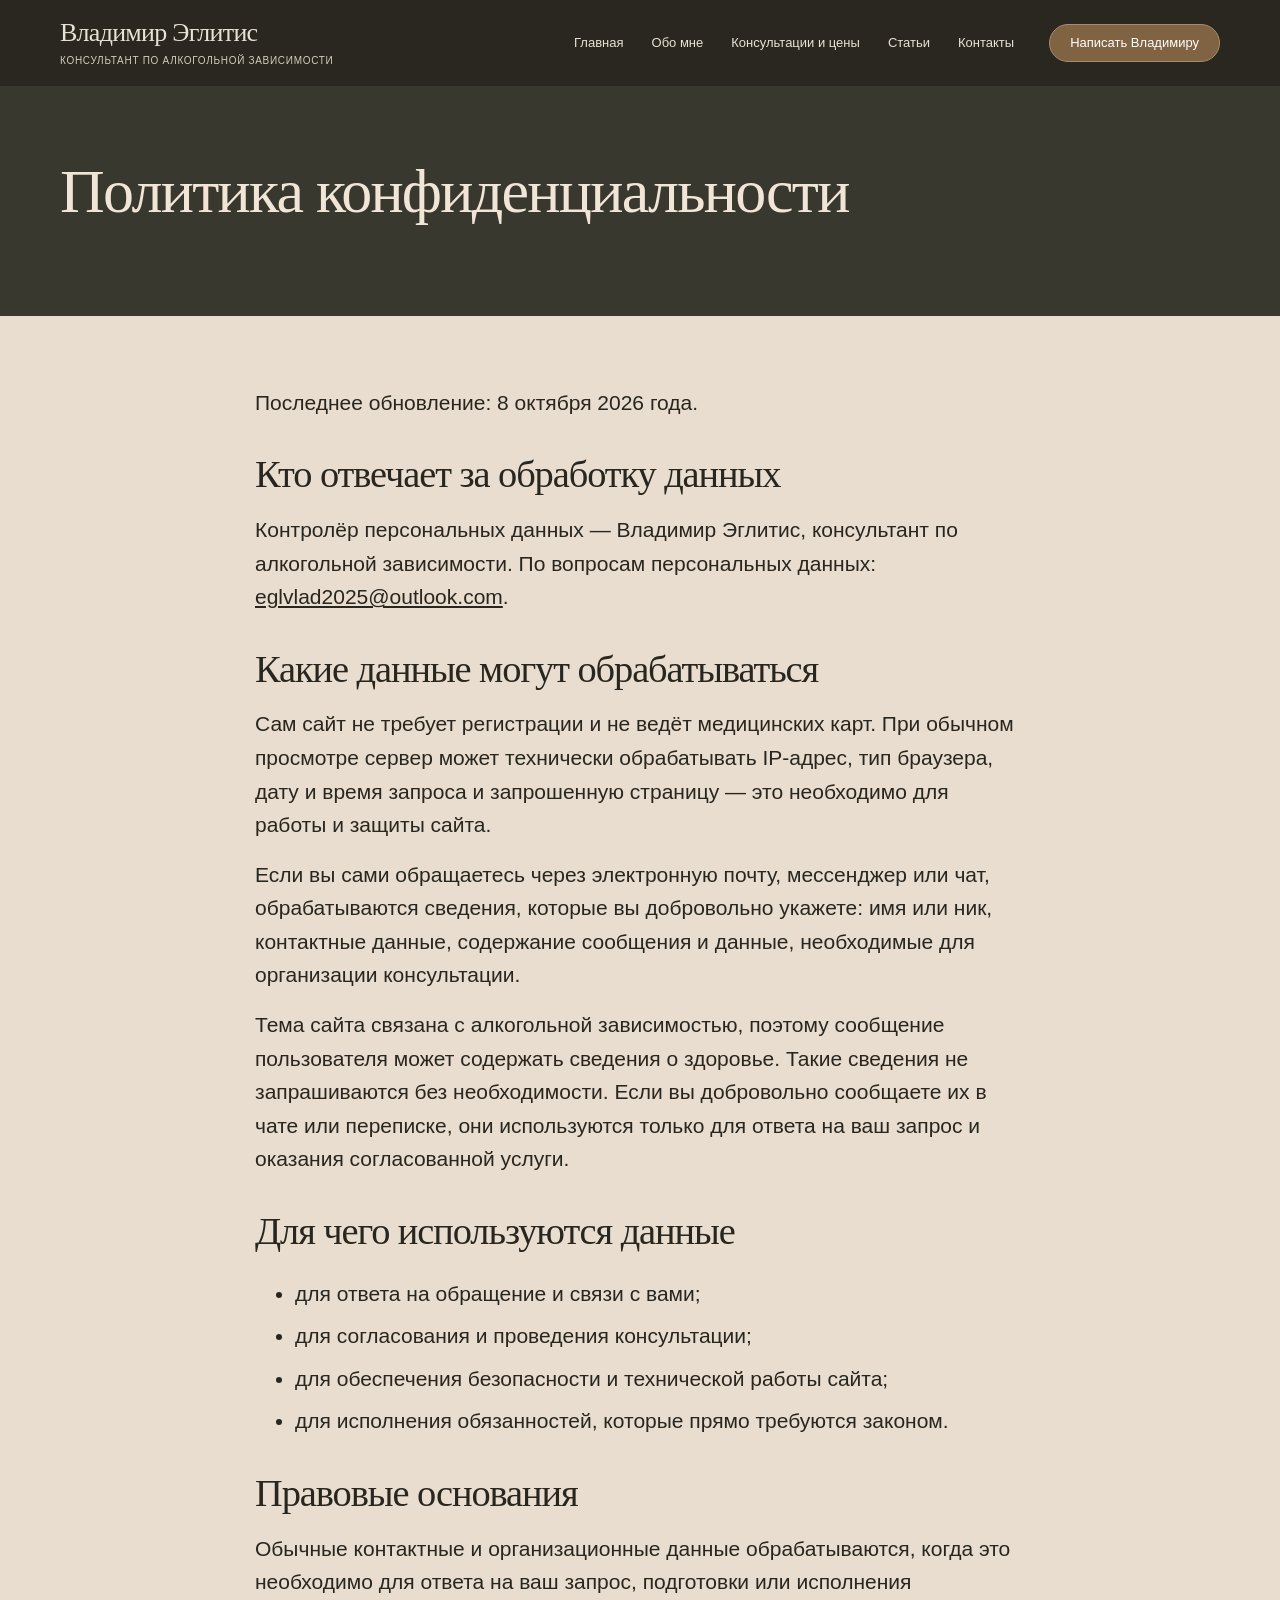
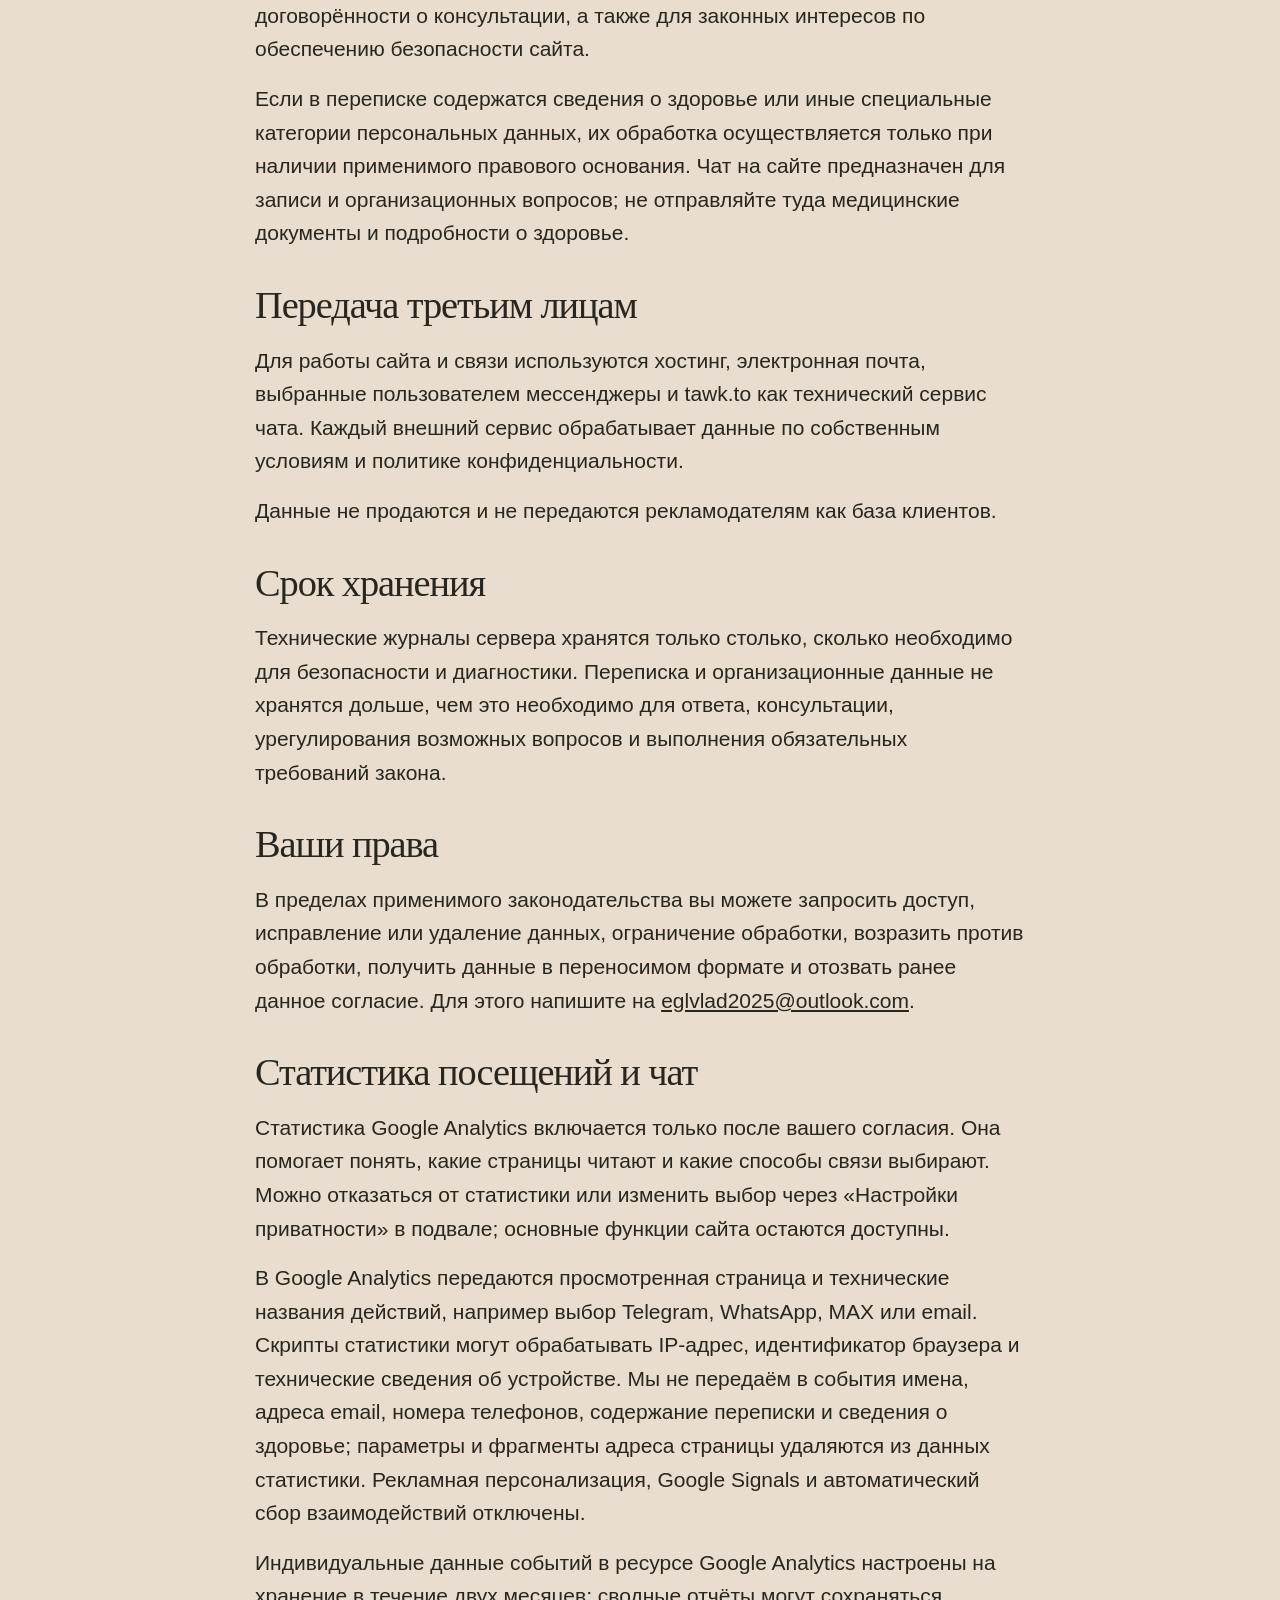
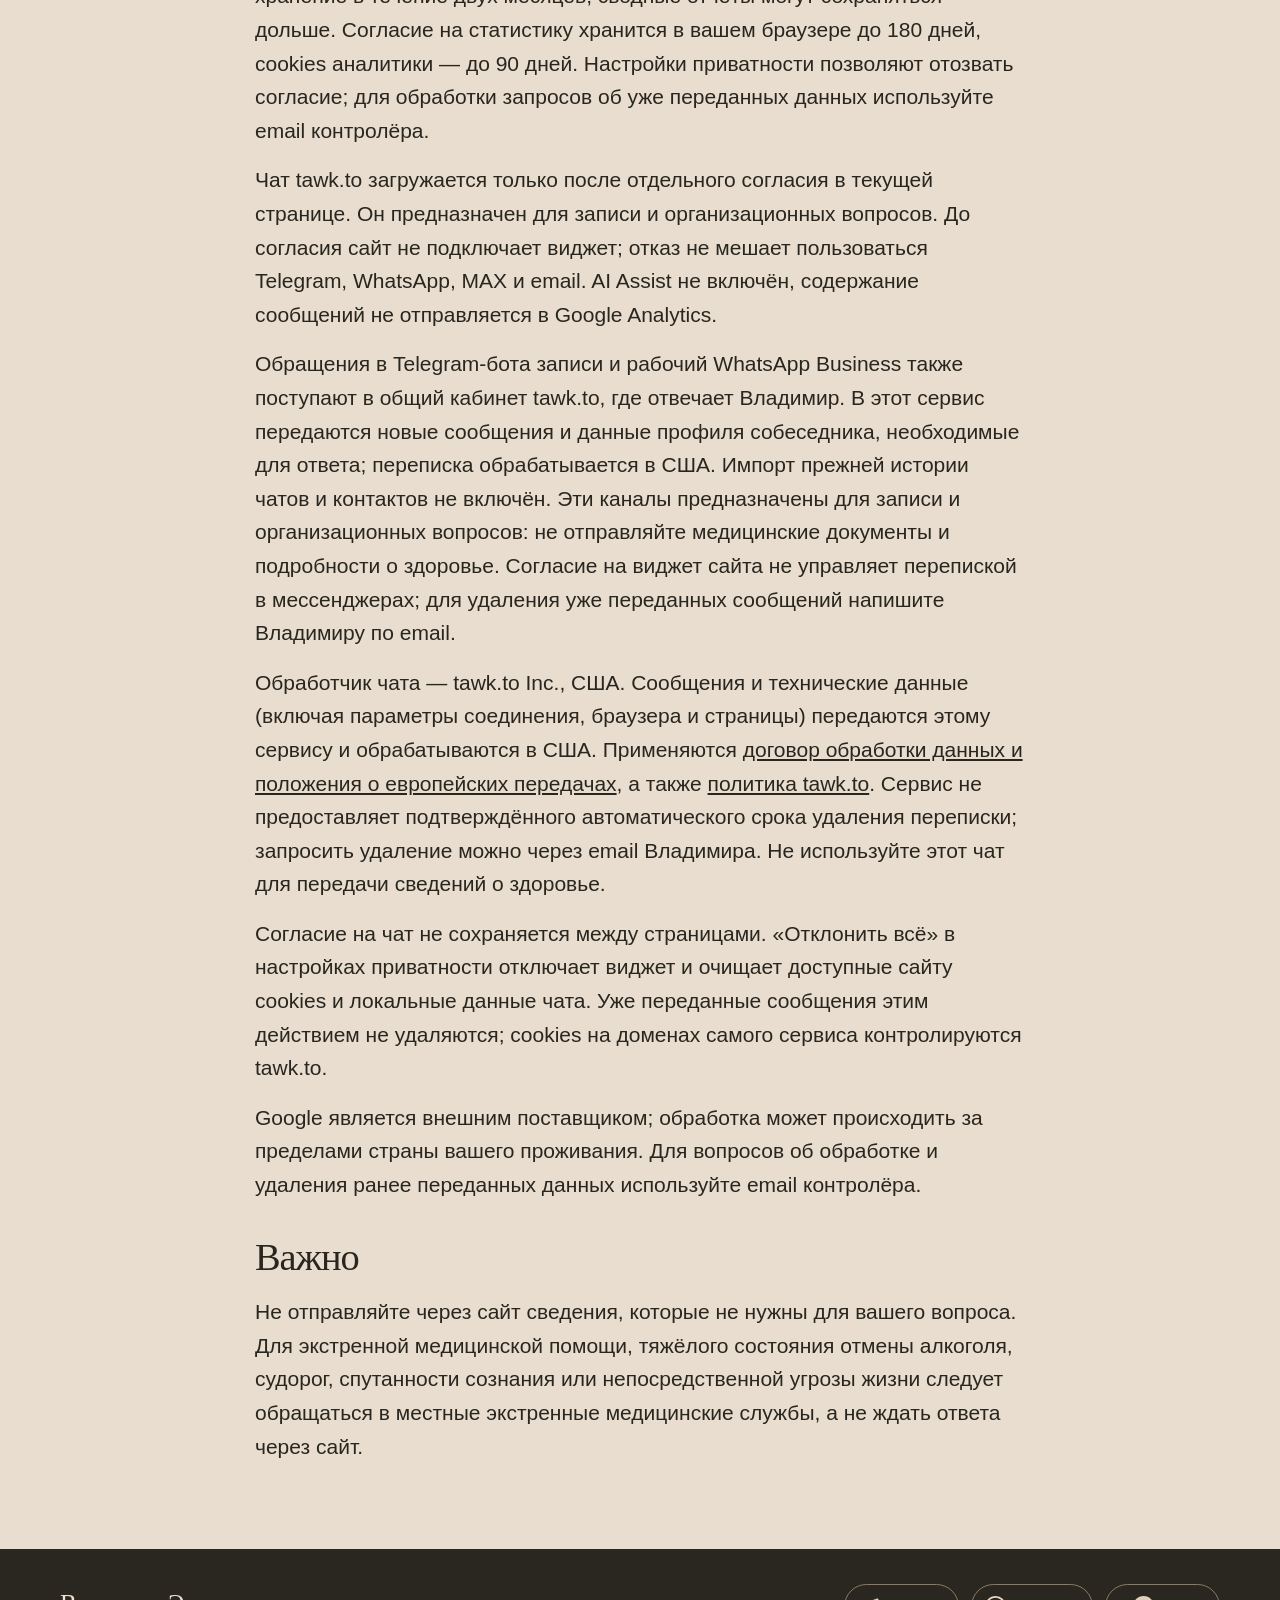
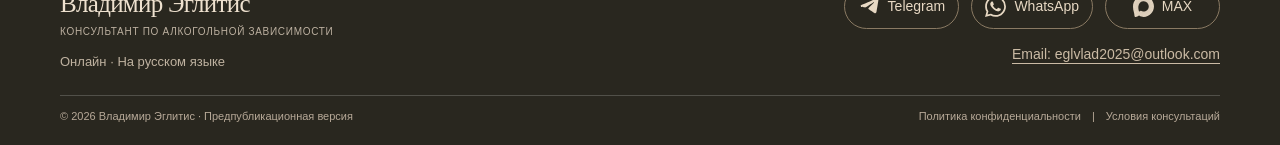
<file: site/privacy.html>
<!DOCTYPE html>

<html lang="ru"><head><meta charset="utf-8">
<meta content="width=device-width,initial-scale=1" name="viewport">
<meta content="noindex,nofollow" name="robots">
<meta content="Политика конфиденциальности Владимира Эглитиса." name="description">
<title>Политика конфиденциальности — Владимир Эглитис</title>
<link href="assets/site-v10.css" rel="stylesheet">
<link href="assets/favicon.svg" rel="icon" type="image/svg+xml"></head>
<body><a class="skip" href="#main">К содержанию</a><header class="site-head"><div class="wrap head-row">
<a class="brand" href="index.html">Владимир Эглитис<small>консультант по алкогольной зависимости</small></a>
<button aria-controls="main-nav" aria-expanded="false" aria-label="Открыть меню" class="menu-toggle" type="button">Меню</button>
<nav aria-label="Основная навигация" class="nav" id="main-nav"><a href="index.html">Главная</a><a href="about.html">Обо мне</a><a href="prices.html">Консультации и цены</a><a href="articles.html">Статьи</a><a href="contact.html">Контакты</a></nav>
<a class="header-cta" href="contact.html">Написать Владимиру</a>
</div></header>
<main id="main" tabindex="-1"><section class="inner-hero"><div class="wrap"><h1>Политика конфиденциальности</h1></div></section>
<section class="content-panel"><div class="readable legal-content">
<p>Последнее обновление: 8 октября 2026 года.</p>
<h2>Кто отвечает за обработку данных</h2>
<p>Контролёр персональных данных — Владимир Эглитис, консультант по алкогольной зависимости. По вопросам персональных данных: <a href="mailto:eglvlad2025@outlook.com">eglvlad2025@outlook.com</a>.</p>
<h2>Какие данные могут обрабатываться</h2>
<p>Сам сайт не требует регистрации и не ведёт медицинских карт. При обычном просмотре сервер может технически обрабатывать IP-адрес, тип браузера, дату и время запроса и запрошенную страницу — это необходимо для работы и защиты сайта.</p>
<p>Если вы сами обращаетесь через электронную почту, мессенджер или чат, обрабатываются сведения, которые вы добровольно укажете: имя или ник, контактные данные, содержание сообщения и данные, необходимые для организации консультации.</p>
<p>Тема сайта связана с алкогольной зависимостью, поэтому сообщение пользователя может содержать сведения о здоровье. Такие сведения не запрашиваются без необходимости. Если вы добровольно сообщаете их в чате или переписке, они используются только для ответа на ваш запрос и оказания согласованной услуги.</p>
<h2>Для чего используются данные</h2>
<ul><li>для ответа на обращение и связи с вами;</li><li>для согласования и проведения консультации;</li><li>для обеспечения безопасности и технической работы сайта;</li><li>для исполнения обязанностей, которые прямо требуются законом.</li></ul>
<h2>Правовые основания</h2>
<p>Обычные контактные и организационные данные обрабатываются, когда это необходимо для ответа на ваш запрос, подготовки или исполнения договорённости о консультации, а также для законных интересов по обеспечению безопасности сайта.</p>
<p>Если в переписке содержатся сведения о здоровье или иные специальные категории персональных данных, их обработка осуществляется только при наличии применимого правового основания. Чат на сайте предназначен для записи и организационных вопросов; не отправляйте туда медицинские документы и подробности о здоровье.</p>
<h2>Передача третьим лицам</h2>
<p>Для работы сайта и связи используются хостинг, электронная почта, выбранные пользователем мессенджеры и tawk.to как технический сервис чата. Каждый внешний сервис обрабатывает данные по собственным условиям и политике конфиденциальности.</p>
<p>Данные не продаются и не передаются рекламодателям как база клиентов.</p>
<h2>Срок хранения</h2>
<p>Технические журналы сервера хранятся только столько, сколько необходимо для безопасности и диагностики. Переписка и организационные данные не хранятся дольше, чем это необходимо для ответа, консультации, урегулирования возможных вопросов и выполнения обязательных требований закона.</p>
<h2>Ваши права</h2>
<p>В пределах применимого законодательства вы можете запросить доступ, исправление или удаление данных, ограничение обработки, возразить против обработки, получить данные в переносимом формате и отозвать ранее данное согласие. Для этого напишите на <a href="mailto:eglvlad2025@outlook.com">eglvlad2025@outlook.com</a>.</p>
<h2 id="services">Статистика посещений и чат</h2>
<p>Статистика Google Analytics включается только после вашего согласия. Она помогает понять, какие страницы читают и какие способы связи выбирают. Можно отказаться от статистики или изменить выбор через «Настройки приватности» в подвале; основные функции сайта остаются доступны.</p>
<p>В Google Analytics передаются просмотренная страница и технические названия действий, например выбор Telegram, WhatsApp, MAX или email. Скрипты статистики могут обрабатывать IP-адрес, идентификатор браузера и технические сведения об устройстве. Мы не передаём в события имена, адреса email, номера телефонов, содержание переписки и сведения о здоровье; параметры и фрагменты адреса страницы удаляются из данных статистики. Рекламная персонализация, Google Signals и автоматический сбор взаимодействий отключены.</p>
<p>Индивидуальные данные событий в ресурсе Google Analytics настроены на хранение в течение двух месяцев; сводные отчёты могут сохраняться дольше. Согласие на статистику хранится в вашем браузере до 180 дней, cookies аналитики — до 90 дней. Настройки приватности позволяют отозвать согласие; для обработки запросов об уже переданных данных используйте email контролёра.</p>
<p>Чат tawk.to загружается только после отдельного согласия в текущей странице. Он предназначен для записи и организационных вопросов. До согласия сайт не подключает виджет; отказ не мешает пользоваться Telegram, WhatsApp, MAX и email. AI Assist не включён, содержание сообщений не отправляется в Google Analytics.</p>
<p>Обращения в Telegram-бота записи и рабочий WhatsApp Business также поступают в общий кабинет tawk.to, где отвечает Владимир. В этот сервис передаются новые сообщения и данные профиля собеседника, необходимые для ответа; переписка обрабатывается в США. Импорт прежней истории чатов и контактов не включён. Эти каналы предназначены для записи и организационных вопросов: не отправляйте медицинские документы и подробности о здоровье. Согласие на виджет сайта не управляет перепиской в мессенджерах; для удаления уже переданных сообщений напишите Владимиру по email.</p>
<p>Обработчик чата — tawk.to Inc., США. Сообщения и технические данные (включая параметры соединения, браузера и страницы) передаются этому сервису и обрабатываются в США. Применяются <a href="https://www.tawk.to/data-protection/dpa-data-processing-addendum/" target="_blank" rel="noopener noreferrer">договор обработки данных и положения о европейских передачах</a>, а также <a href="https://www.tawk.to/privacy-policy/" target="_blank" rel="noopener noreferrer">политика tawk.to</a>. Сервис не предоставляет подтверждённого автоматического срока удаления переписки; запросить удаление можно через email Владимира. Не используйте этот чат для передачи сведений о здоровье.</p>
<p>Согласие на чат не сохраняется между страницами. «Отклонить всё» в настройках приватности отключает виджет и очищает доступные сайту cookies и локальные данные чата. Уже переданные сообщения этим действием не удаляются; cookies на доменах самого сервиса контролируются tawk.to.</p>
<p>Google является внешним поставщиком; обработка может происходить за пределами страны вашего проживания. Для вопросов об обработке и удаления ранее переданных данных используйте email контролёра.</p>
<h2>Важно</h2>
<p>Не отправляйте через сайт сведения, которые не нужны для вашего вопроса. Для экстренной медицинской помощи, тяжёлого состояния отмены алкоголя, судорог, спутанности сознания или непосредственной угрозы жизни следует обращаться в местные экстренные медицинские службы, а не ждать ответа через сайт.</p>
</div></section></main>
<footer class="site-footer"><div class="wrap">
<div class="footer-grid">
<div class="footer-identity"><a class="footer-name" href="index.html">Владимир Эглитис</a>
<small>консультант по алкогольной зависимости</small><p>Онлайн · На русском языке</p></div>
<div class="footer-contact">
<div aria-label="Мессенджеры" class="footer-channels" role="group">
<a href="https://t.me/eglitisonline_contact_bot" rel="noopener noreferrer" target="_blank"><span aria-hidden="true" class="messenger-icon icon-telegram"></span>Telegram</a>
<a href="https://wa.me/79811881562" rel="noopener noreferrer" target="_blank"><span aria-hidden="true" class="messenger-icon icon-whatsapp"></span>WhatsApp</a>
<a href="https://max.ru/u/f9LHodD0cOJ57eetEyicu--mDK2NszjKeeEYBEHcl7uGccaQ9irTHc0Jg6k" rel="noopener noreferrer" target="_blank"><span aria-hidden="true" class="messenger-icon icon-max"></span>MAX</a>
</div><a class="footer-email" href="mailto:eglvlad2025@outlook.com">Email: eglvlad2025@outlook.com</a></div>
</div>
<div class="footer-bottom"><span>© 2026 Владимир Эглитис · Предпубликационная версия</span>
<span class="footer-legal"><a href="privacy.html">Политика конфиденциальности</a><span aria-hidden="true">|</span><a href="terms.html">Условия консультаций</a></span></div>
</div></footer><script defer src="assets/site-v08.js"></script>
<script defer src="assets/services-v1.js"></script></body></html>
</file>
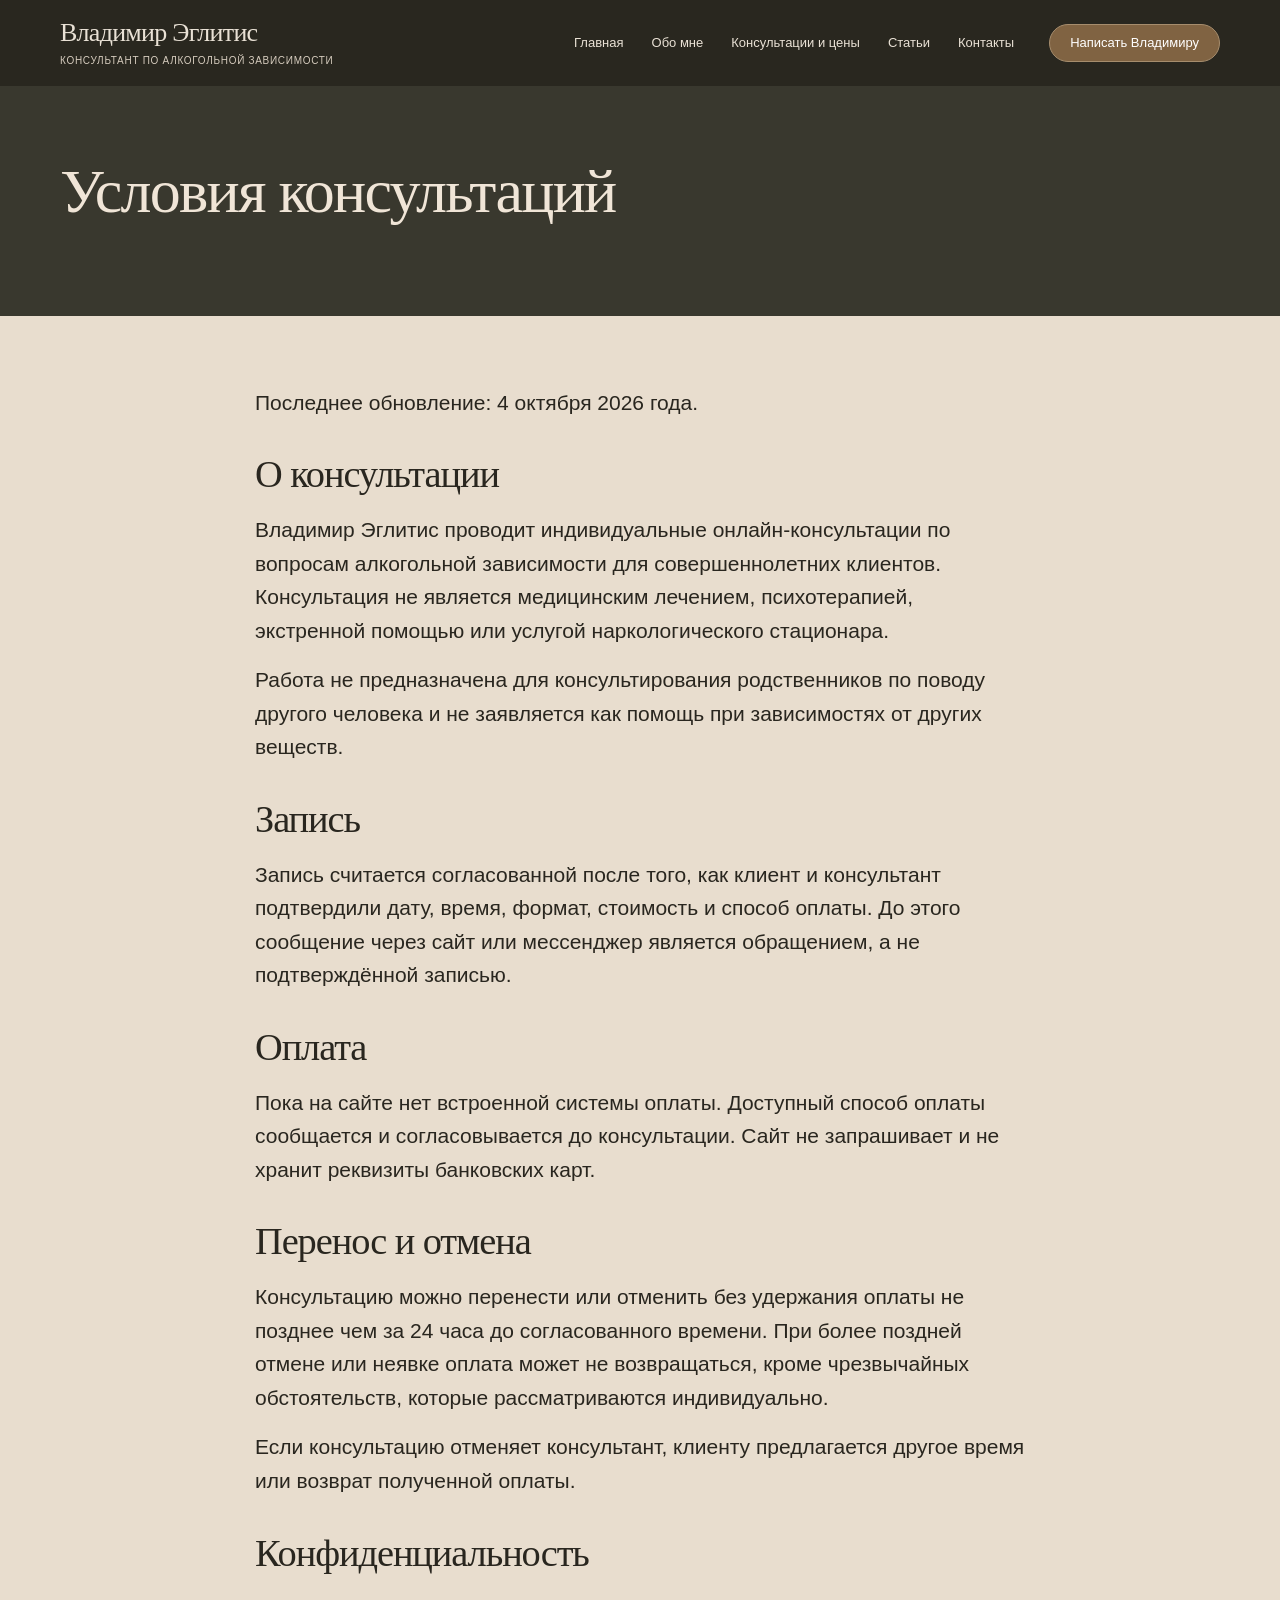
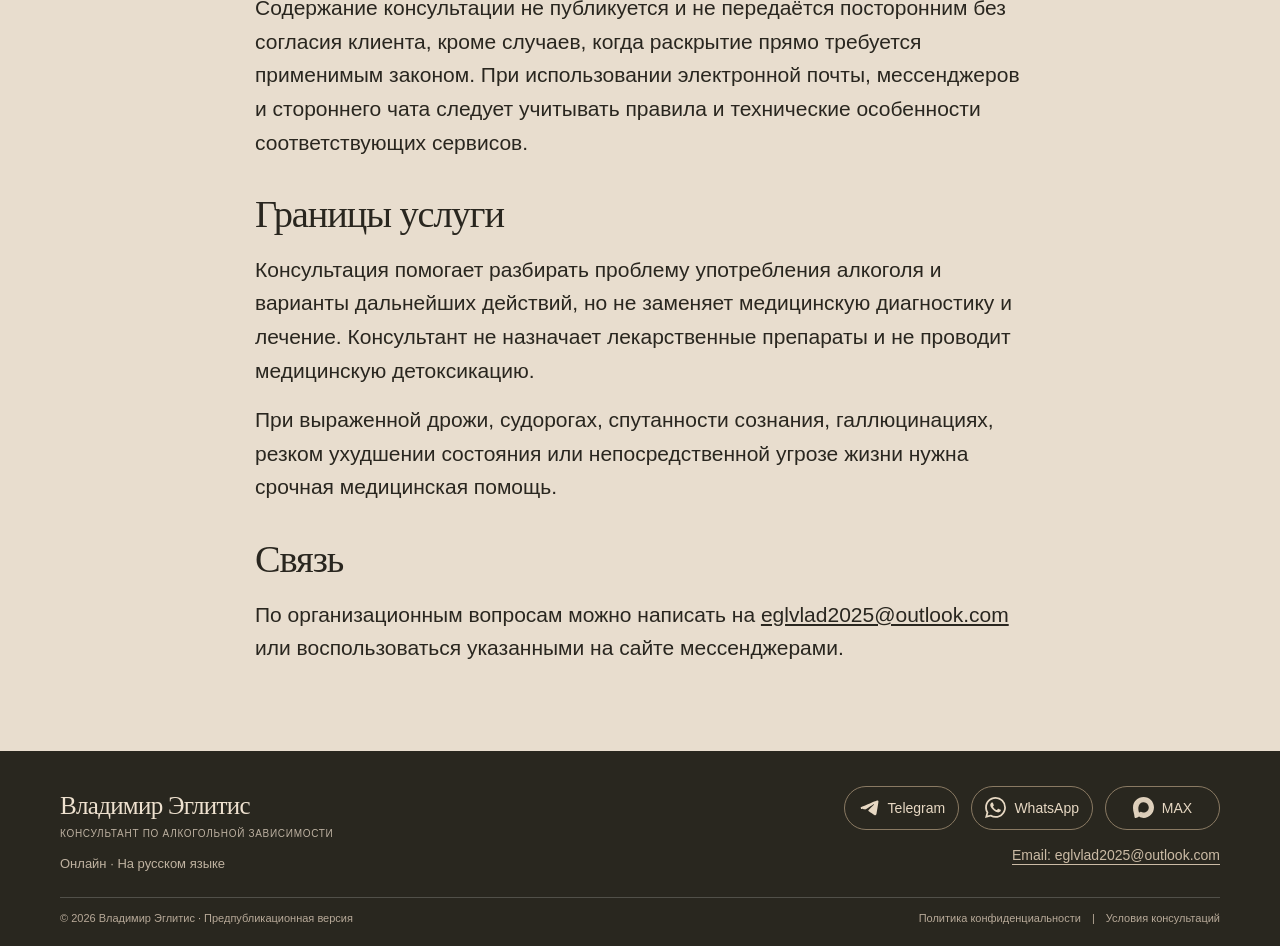
<file: site/terms.html>
<!DOCTYPE html>

<html lang="ru"><head><meta charset="utf-8">
<meta content="width=device-width,initial-scale=1" name="viewport">
<meta content="noindex,nofollow" name="robots">
<meta content="Условия консультаций Владимира Эглитиса." name="description">
<title>Условия консультаций — Владимир Эглитис</title>
<link href="assets/site-v10.css" rel="stylesheet">
<link href="assets/favicon.svg" rel="icon" type="image/svg+xml"></head>
<body><a class="skip" href="#main">К содержанию</a><header class="site-head"><div class="wrap head-row">
<a class="brand" href="index.html">Владимир Эглитис<small>консультант по алкогольной зависимости</small></a>
<button aria-controls="main-nav" aria-expanded="false" aria-label="Открыть меню" class="menu-toggle" type="button">Меню</button>
<nav aria-label="Основная навигация" class="nav" id="main-nav"><a href="index.html">Главная</a><a href="about.html">Обо мне</a><a href="prices.html">Консультации и цены</a><a href="articles.html">Статьи</a><a href="contact.html">Контакты</a></nav>
<a class="header-cta" href="contact.html">Написать Владимиру</a>
</div></header>
<main id="main" tabindex="-1"><section class="inner-hero"><div class="wrap"><h1>Условия консультаций</h1></div></section>
<section class="content-panel"><div class="readable legal-content">
<p>Последнее обновление: 4 октября 2026 года.</p>
<h2>О консультации</h2>
<p>Владимир Эглитис проводит индивидуальные онлайн-консультации по вопросам алкогольной зависимости для совершеннолетних клиентов. Консультация не является медицинским лечением, психотерапией, экстренной помощью или услугой наркологического стационара.</p>
<p>Работа не предназначена для консультирования родственников по поводу другого человека и не заявляется как помощь при зависимостях от других веществ.</p>
<h2>Запись</h2>
<p>Запись считается согласованной после того, как клиент и консультант подтвердили дату, время, формат, стоимость и способ оплаты. До этого сообщение через сайт или мессенджер является обращением, а не подтверждённой записью.</p>
<h2>Оплата</h2>
<p>Пока на сайте нет встроенной системы оплаты. Доступный способ оплаты сообщается и согласовывается до консультации. Сайт не запрашивает и не хранит реквизиты банковских карт.</p>
<h2>Перенос и отмена</h2>
<p>Консультацию можно перенести или отменить без удержания оплаты не позднее чем за 24 часа до согласованного времени. При более поздней отмене или неявке оплата может не возвращаться, кроме чрезвычайных обстоятельств, которые рассматриваются индивидуально.</p>
<p>Если консультацию отменяет консультант, клиенту предлагается другое время или возврат полученной оплаты.</p>
<h2>Конфиденциальность</h2>
<p>Содержание консультации не публикуется и не передаётся посторонним без согласия клиента, кроме случаев, когда раскрытие прямо требуется применимым законом. При использовании электронной почты, мессенджеров и стороннего чата следует учитывать правила и технические особенности соответствующих сервисов.</p>
<h2>Границы услуги</h2>
<p>Консультация помогает разбирать проблему употребления алкоголя и варианты дальнейших действий, но не заменяет медицинскую диагностику и лечение. Консультант не назначает лекарственные препараты и не проводит медицинскую детоксикацию.</p>
<p>При выраженной дрожи, судорогах, спутанности сознания, галлюцинациях, резком ухудшении состояния или непосредственной угрозе жизни нужна срочная медицинская помощь.</p>
<h2>Связь</h2>
<p>По организационным вопросам можно написать на <a href="mailto:eglvlad2025@outlook.com">eglvlad2025@outlook.com</a> или воспользоваться указанными на сайте мессенджерами.</p>
</div></section></main>
<footer class="site-footer"><div class="wrap">
<div class="footer-grid">
<div class="footer-identity"><a class="footer-name" href="index.html">Владимир Эглитис</a>
<small>консультант по алкогольной зависимости</small><p>Онлайн · На русском языке</p></div>
<div class="footer-contact">
<div aria-label="Мессенджеры" class="footer-channels" role="group">
<a href="https://t.me/eglitisonline_contact_bot" rel="noopener noreferrer" target="_blank"><span aria-hidden="true" class="messenger-icon icon-telegram"></span>Telegram</a>
<a href="https://wa.me/79811881562" rel="noopener noreferrer" target="_blank"><span aria-hidden="true" class="messenger-icon icon-whatsapp"></span>WhatsApp</a>
<a href="https://max.ru/u/f9LHodD0cOJ57eetEyicu--mDK2NszjKeeEYBEHcl7uGccaQ9irTHc0Jg6k" rel="noopener noreferrer" target="_blank"><span aria-hidden="true" class="messenger-icon icon-max"></span>MAX</a>
</div><a class="footer-email" href="mailto:eglvlad2025@outlook.com">Email: eglvlad2025@outlook.com</a></div>
</div>
<div class="footer-bottom"><span>© 2026 Владимир Эглитис · Предпубликационная версия</span>
<span class="footer-legal"><a href="privacy.html">Политика конфиденциальности</a><span aria-hidden="true">|</span><a href="terms.html">Условия консультаций</a></span></div>
</div></footer><script defer src="assets/site-v08.js"></script>
<script defer src="assets/services-v1.js"></script></body></html>
</file>
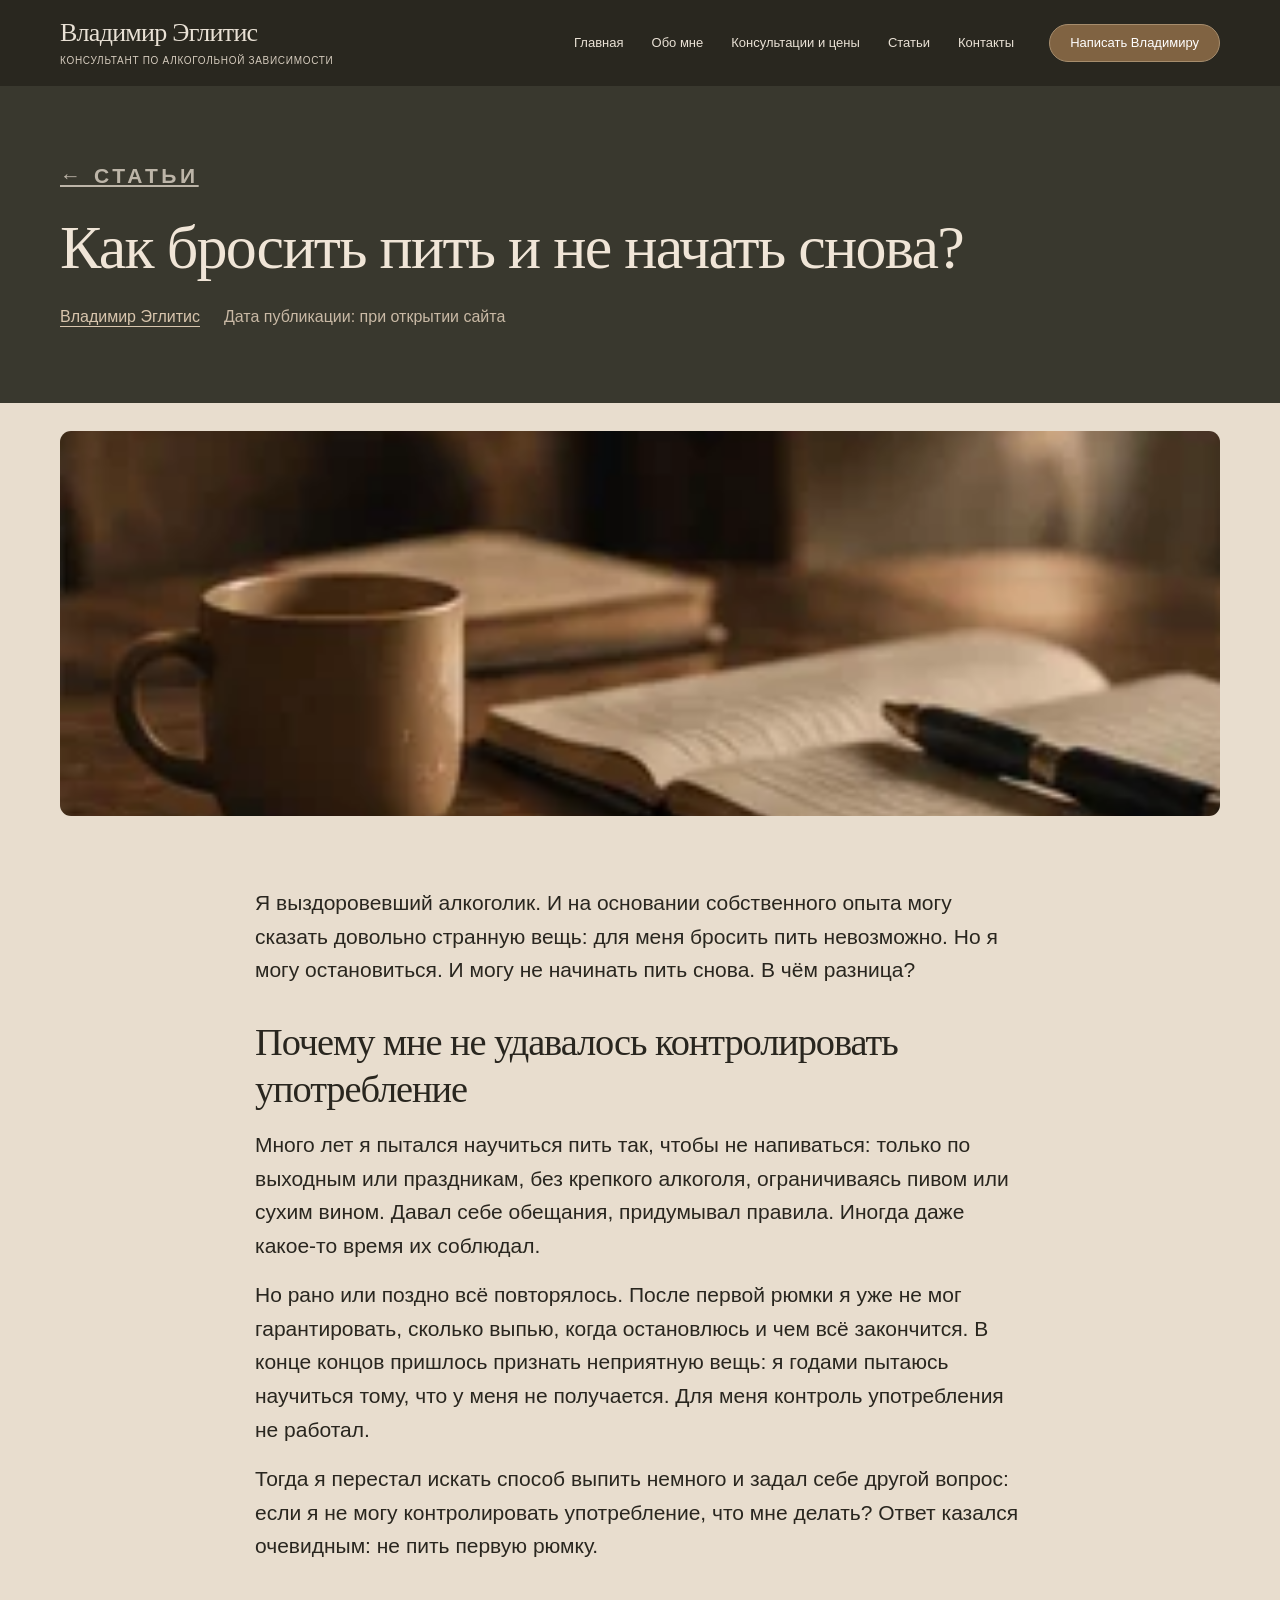
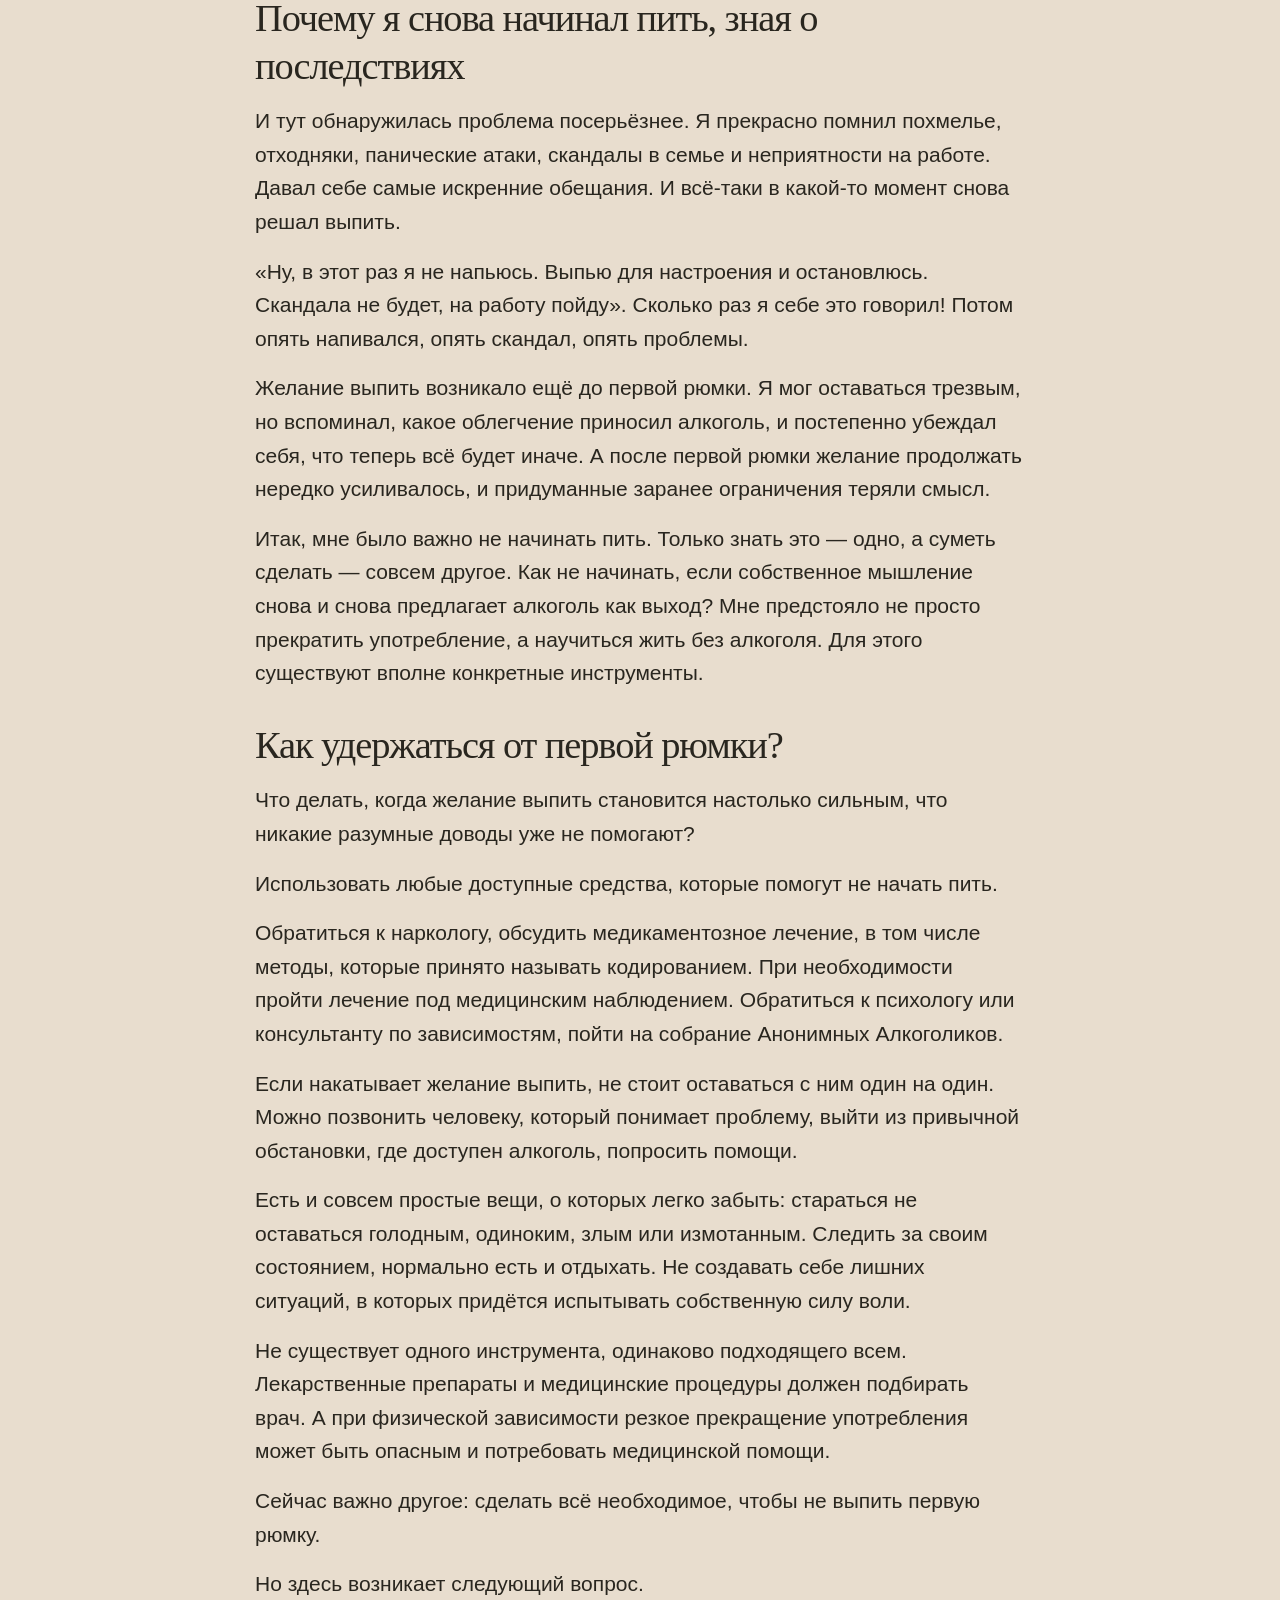
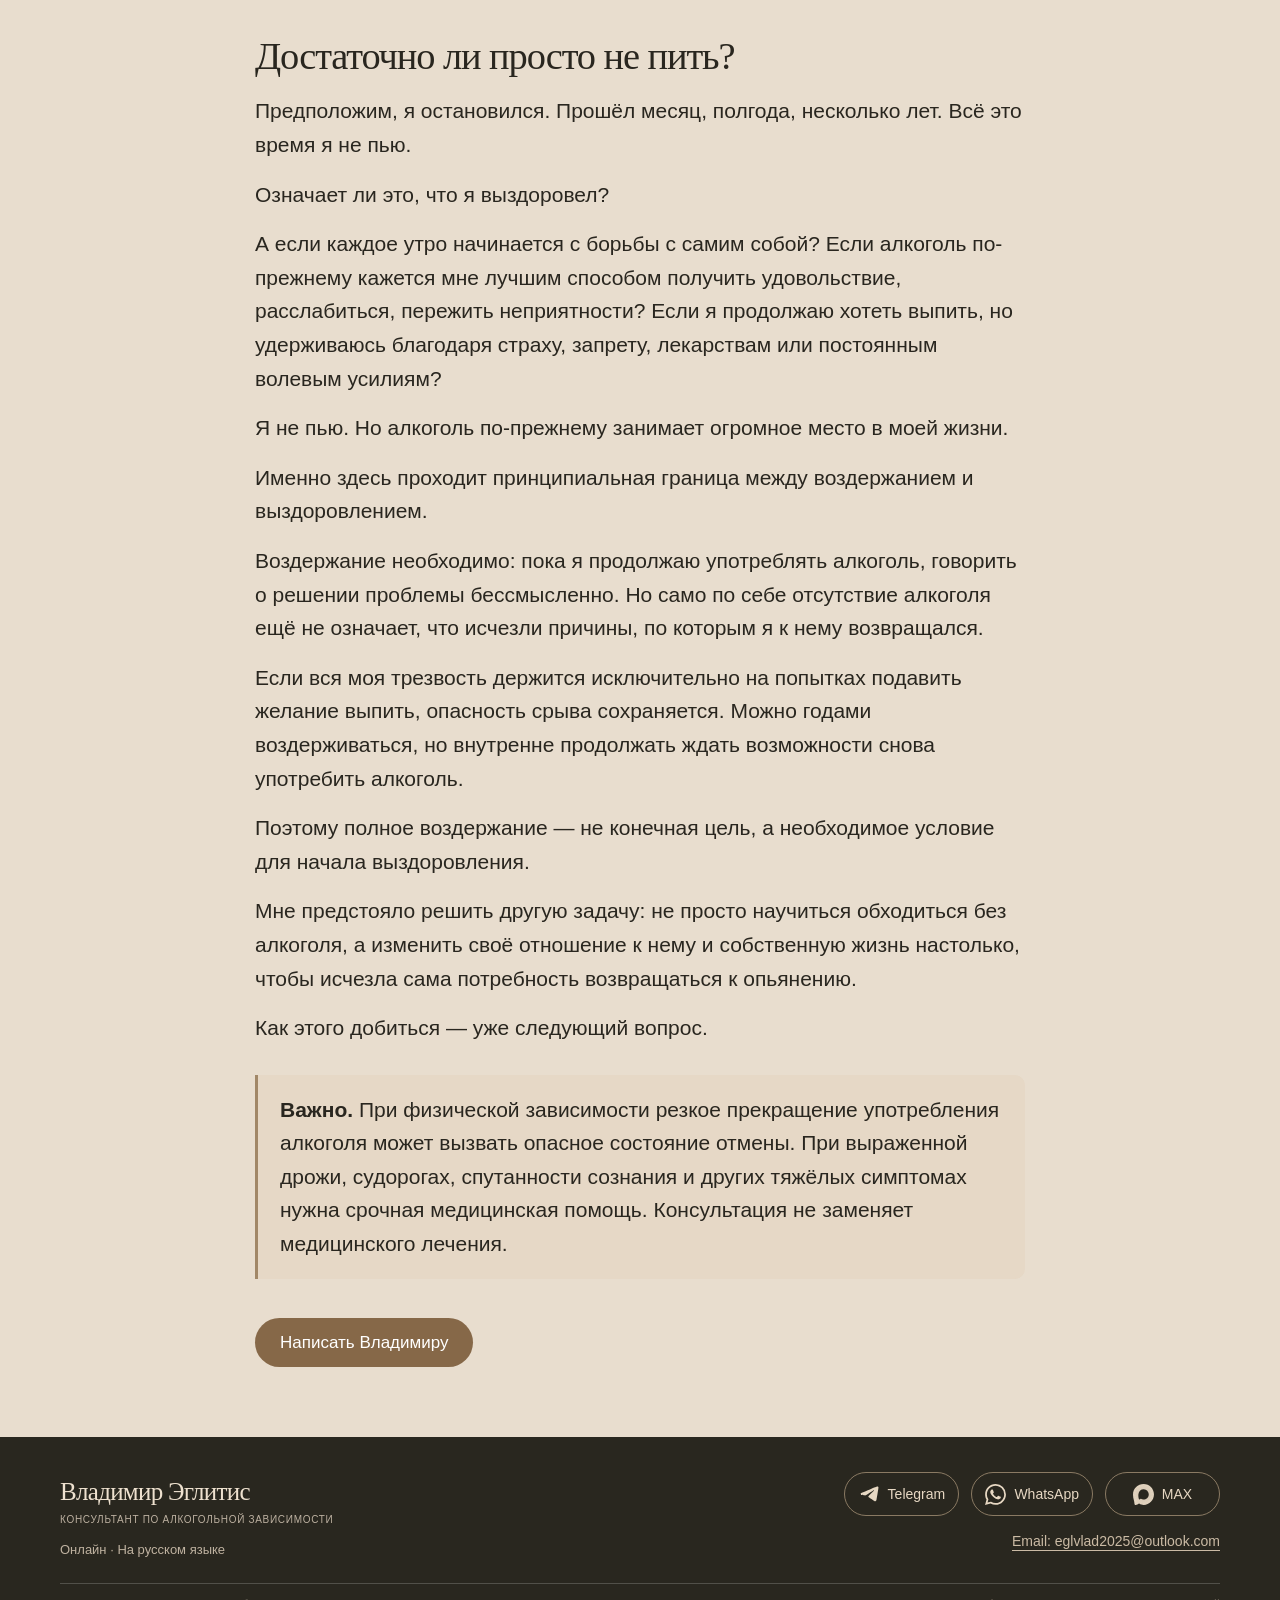
<file: site/articles/kak-brosit-pit.html>
<!DOCTYPE html>

<html lang="ru"><head><meta charset="utf-8"><meta content="width=device-width, initial-scale=1" name="viewport"><meta content="light" name="color-scheme"><meta content="noindex,nofollow" name="robots"><meta content="Почему бывает недостаточно решения бросить пить? Владимир Эглитис об опыте потери контроля, возвращения к алкоголю и жизни без него." name="description"><title>Как бросить пить и не начать снова? — Владимир Эглитис</title><link href="../assets/site-v10.css" rel="stylesheet"><link href="../assets/favicon.svg" rel="icon" type="image/svg+xml"><script type="application/ld+json">{"@context": "https://schema.org", "@type": "Article", "headline": "Как бросить пить и не начать снова?", "description": "Почему бывает недостаточно решения бросить пить? Владимир Эглитис об опыте потери контроля, возвращения к алкоголю и жизни без него.", "author": {"@type": "Person", "name": "Владимир Эглитис"}, "inLanguage": "ru"}</script></head><body><a class="skip" href="#main">К содержанию</a><header class="site-head"><div class="wrap head-row">
<a class="brand" href="../index.html">Владимир Эглитис<small>консультант по алкогольной зависимости</small></a>
<button aria-controls="main-nav" aria-expanded="false" aria-label="Открыть меню" class="menu-toggle" type="button">Меню</button>
<nav aria-label="Основная навигация" class="nav" id="main-nav"><a href="../index.html">Главная</a><a href="../about.html">Обо мне</a><a href="../prices.html">Консультации и цены</a><a href="../articles.html">Статьи</a><a href="../contact.html">Контакты</a></nav>
<a class="header-cta" href="../contact.html">Написать Владимиру</a>
</div></header><main id="main" tabindex="-1"><section class="inner-hero"><div class="wrap"><p class="kicker"><a href="../articles.html">← Статьи</a></p><h1>Как бросить пить и не начать снова?</h1><div class="article-byline"><a href="../about.html">Владимир Эглитис</a><span class="publication-pending">Дата публикации: при открытии сайта</span></div></div></section><figure class="article-cover wrap"><img alt="Открытая книга и чашка на столе" loading="eager" src="../assets/book.webp"></figure><section class="content-panel"><div class="readable"><p>Я выздоровевший алкоголик. И на основании собственного опыта могу сказать довольно странную вещь: для меня бросить пить невозможно. Но я могу остановиться. И могу не начинать пить снова. В чём разница?</p><h2>Почему мне не удавалось контролировать употребление</h2><p>Много лет я пытался научиться пить так, чтобы не напиваться: только по выходным или праздникам, без крепкого алкоголя, ограничиваясь пивом или сухим вином. Давал себе обещания, придумывал правила. Иногда даже какое-то время их соблюдал.</p><p>Но рано или поздно всё повторялось. После первой рюмки я уже не мог гарантировать, сколько выпью, когда остановлюсь и чем всё закончится. В конце концов пришлось признать неприятную вещь: я годами пытаюсь научиться тому, что у меня не получается. Для меня контроль употребления не работал.</p><p>Тогда я перестал искать способ выпить немного и задал себе другой вопрос: если я не могу контролировать употребление, что мне делать? Ответ казался очевидным: не пить первую рюмку.</p><h2>Почему я снова начинал пить, зная о последствиях</h2><p>И тут обнаружилась проблема посерьёзнее. Я прекрасно помнил похмелье, отходняки, панические атаки, скандалы в семье и неприятности на работе. Давал себе самые искренние обещания. И всё-таки в какой-то момент снова решал выпить.</p><p>«Ну, в этот раз я не напьюсь. Выпью для настроения и остановлюсь. Скандала не будет, на работу пойду». Сколько раз я себе это говорил! Потом опять напивался, опять скандал, опять проблемы.</p><p>Желание выпить возникало ещё до первой рюмки. Я мог оставаться трезвым, но вспоминал, какое облегчение приносил алкоголь, и постепенно убеждал себя, что теперь всё будет иначе. А после первой рюмки желание продолжать нередко усиливалось, и придуманные заранее ограничения теряли смысл.</p><p>Итак, мне было важно не начинать пить. Только знать это — одно, а суметь сделать — совсем другое. Как не начинать, если собственное мышление снова и снова предлагает алкоголь как выход? Мне предстояло не просто прекратить употребление, а научиться жить без алкоголя. Для этого существуют вполне конкретные инструменты.</p><h2>Как удержаться от первой рюмки?</h2><p>Что делать, когда желание выпить становится настолько сильным, что никакие разумные доводы уже не помогают?</p><p>Использовать любые доступные средства, которые помогут не начать пить.</p><p>Обратиться к наркологу, обсудить медикаментозное лечение, в том числе методы, которые принято называть кодированием. При необходимости пройти лечение под медицинским наблюдением. Обратиться к психологу или консультанту по зависимостям, пойти на собрание Анонимных Алкоголиков.</p><p>Если накатывает желание выпить, не стоит оставаться с ним один на один. Можно позвонить человеку, который понимает проблему, выйти из привычной обстановки, где доступен алкоголь, попросить помощи.</p><p>Есть и совсем простые вещи, о которых легко забыть: стараться не оставаться голодным, одиноким, злым или измотанным. Следить за своим состоянием, нормально есть и отдыхать. Не создавать себе лишних ситуаций, в которых придётся испытывать собственную силу воли.</p><p>Не существует одного инструмента, одинаково подходящего всем. Лекарственные препараты и медицинские процедуры должен подбирать врач. А при физической зависимости резкое прекращение употребления может быть опасным и потребовать медицинской помощи.</p><p>Сейчас важно другое: сделать всё необходимое, чтобы не выпить первую рюмку.</p><p>Но здесь возникает следующий вопрос.</p><h2>Достаточно ли просто не пить?</h2><p>Предположим, я остановился. Прошёл месяц, полгода, несколько лет. Всё это время я не пью.</p><p>Означает ли это, что я выздоровел?</p><p>А если каждое утро начинается с борьбы с самим собой? Если алкоголь по-прежнему кажется мне лучшим способом получить удовольствие, расслабиться, пережить неприятности? Если я продолжаю хотеть выпить, но удерживаюсь благодаря страху, запрету, лекарствам или постоянным волевым усилиям?</p><p>Я не пью. Но алкоголь по-прежнему занимает огромное место в моей жизни.</p><p>Именно здесь проходит принципиальная граница между воздержанием и выздоровлением.</p><p>Воздержание необходимо: пока я продолжаю употреблять алкоголь, говорить о решении проблемы бессмысленно. Но само по себе отсутствие алкоголя ещё не означает, что исчезли причины, по которым я к нему возвращался.</p><p>Если вся моя трезвость держится исключительно на попытках подавить желание выпить, опасность срыва сохраняется. Можно годами воздерживаться, но внутренне продолжать ждать возможности снова употребить алкоголь.</p><p>Поэтому полное воздержание — не конечная цель, а необходимое условие для начала выздоровления.</p><p>Мне предстояло решить другую задачу: не просто научиться обходиться без алкоголя, а изменить своё отношение к нему и собственную жизнь настолько, чтобы исчезла сама потребность возвращаться к опьянению.</p><p>Как этого добиться — уже следующий вопрос.</p><aside aria-label="Важная медицинская информация" class="article-warning">
<p><strong>Важно.</strong> При физической зависимости резкое прекращение употребления алкоголя может вызвать опасное состояние отмены. При выраженной дрожи, судорогах, спутанности сознания и других тяжёлых симптомах нужна срочная медицинская помощь. Консультация не заменяет медицинского лечения.</p>
</aside><p class="article-action"><a class="pill brown-pill" href="../contact.html">Написать Владимиру</a></p></div></section></main><footer class="site-footer"><div class="wrap">
<div class="footer-grid">
<div class="footer-identity"><a class="footer-name" href="../index.html">Владимир Эглитис</a>
<small>консультант по алкогольной зависимости</small><p>Онлайн · На русском языке</p></div>
<div class="footer-contact">
<div aria-label="Мессенджеры" class="footer-channels" role="group">
<a href="https://t.me/eglitisonline_contact_bot" rel="noopener noreferrer" target="_blank"><span aria-hidden="true" class="messenger-icon icon-telegram"></span>Telegram</a>
<a href="https://wa.me/79811881562" rel="noopener noreferrer" target="_blank"><span aria-hidden="true" class="messenger-icon icon-whatsapp"></span>WhatsApp</a>
<a href="https://max.ru/u/f9LHodD0cOJ57eetEyicu--mDK2NszjKeeEYBEHcl7uGccaQ9irTHc0Jg6k" rel="noopener noreferrer" target="_blank"><span aria-hidden="true" class="messenger-icon icon-max"></span>MAX</a>
</div><a class="footer-email" href="mailto:eglvlad2025@outlook.com">Email: eglvlad2025@outlook.com</a></div>
</div>
<div class="footer-bottom"><span>© 2026 Владимир Эглитис · Предпубликационная версия</span>
<span class="footer-legal"><a href="../privacy.html">Политика конфиденциальности</a><span aria-hidden="true">|</span><a href="../terms.html">Условия консультаций</a></span></div>
</div></footer><script defer src="../assets/site-v08.js"></script><script defer src="../assets/services-v1.js"></script></body></html>
</file>
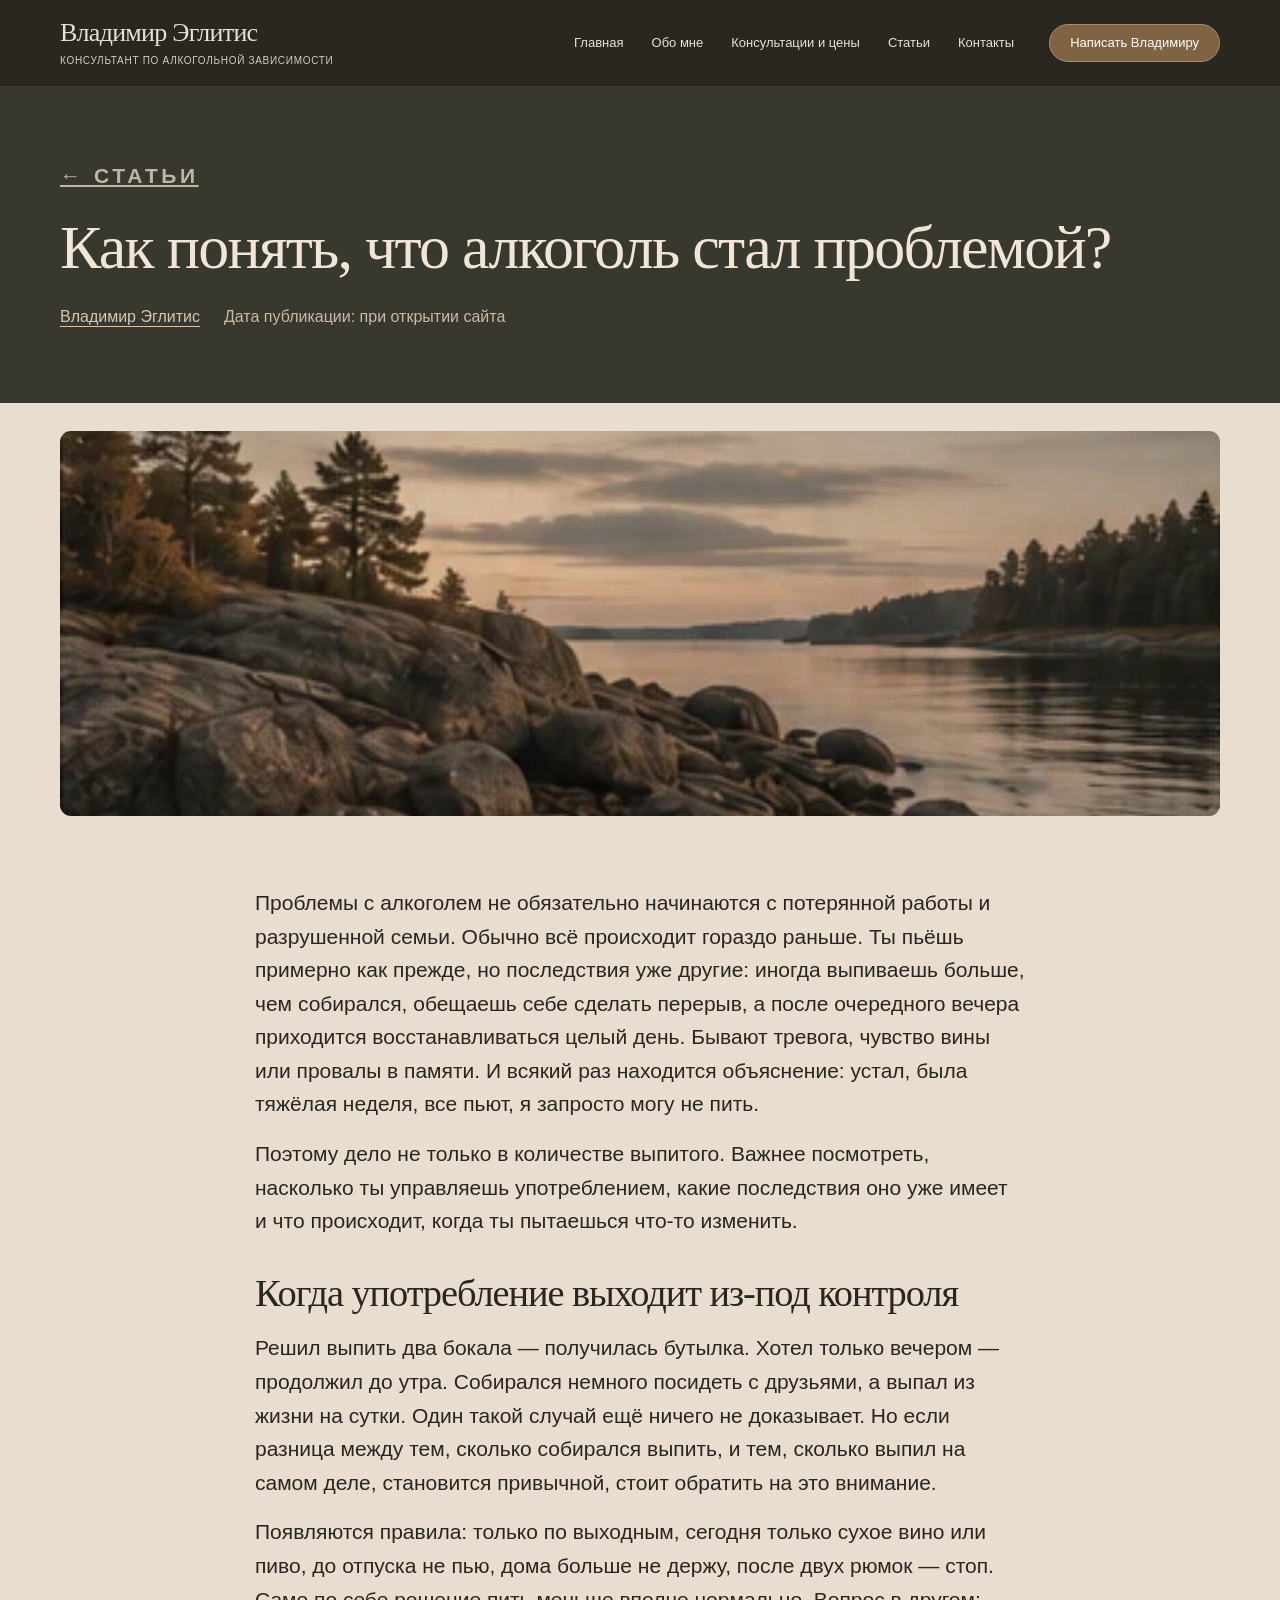
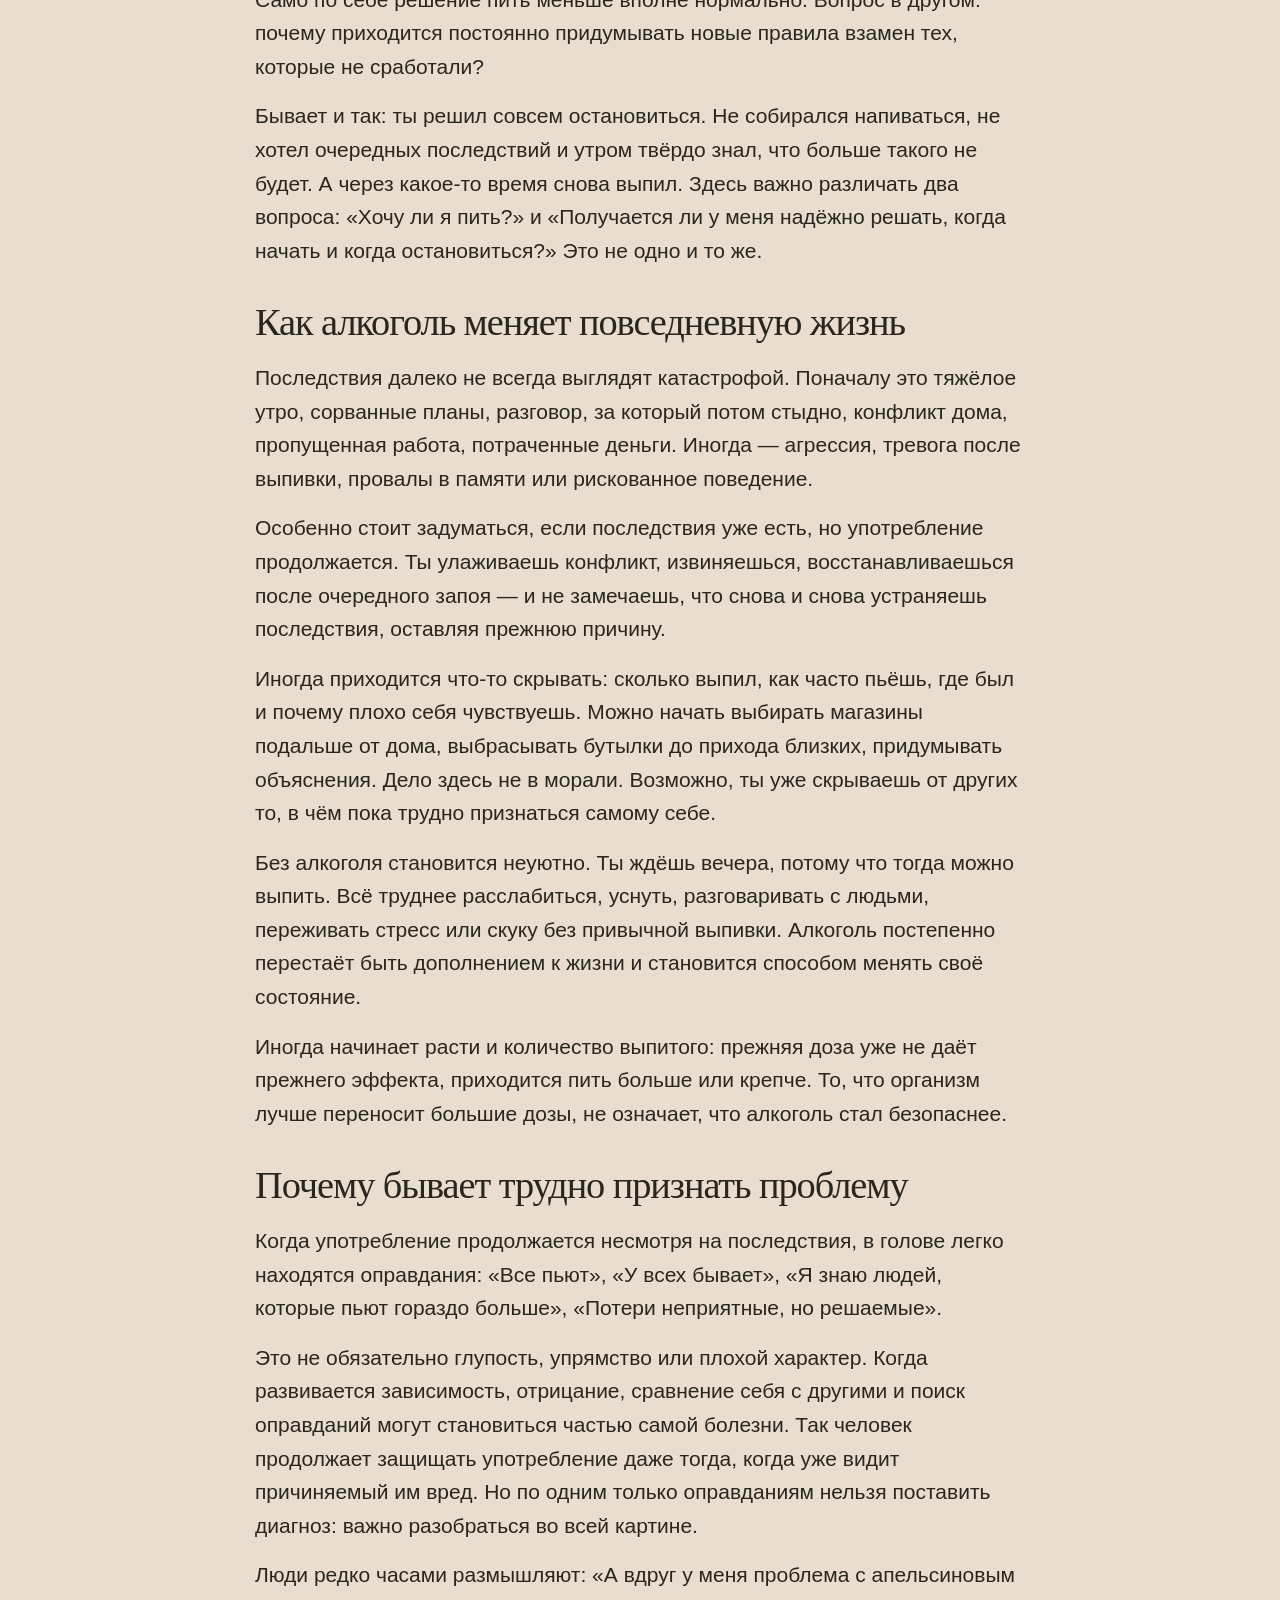
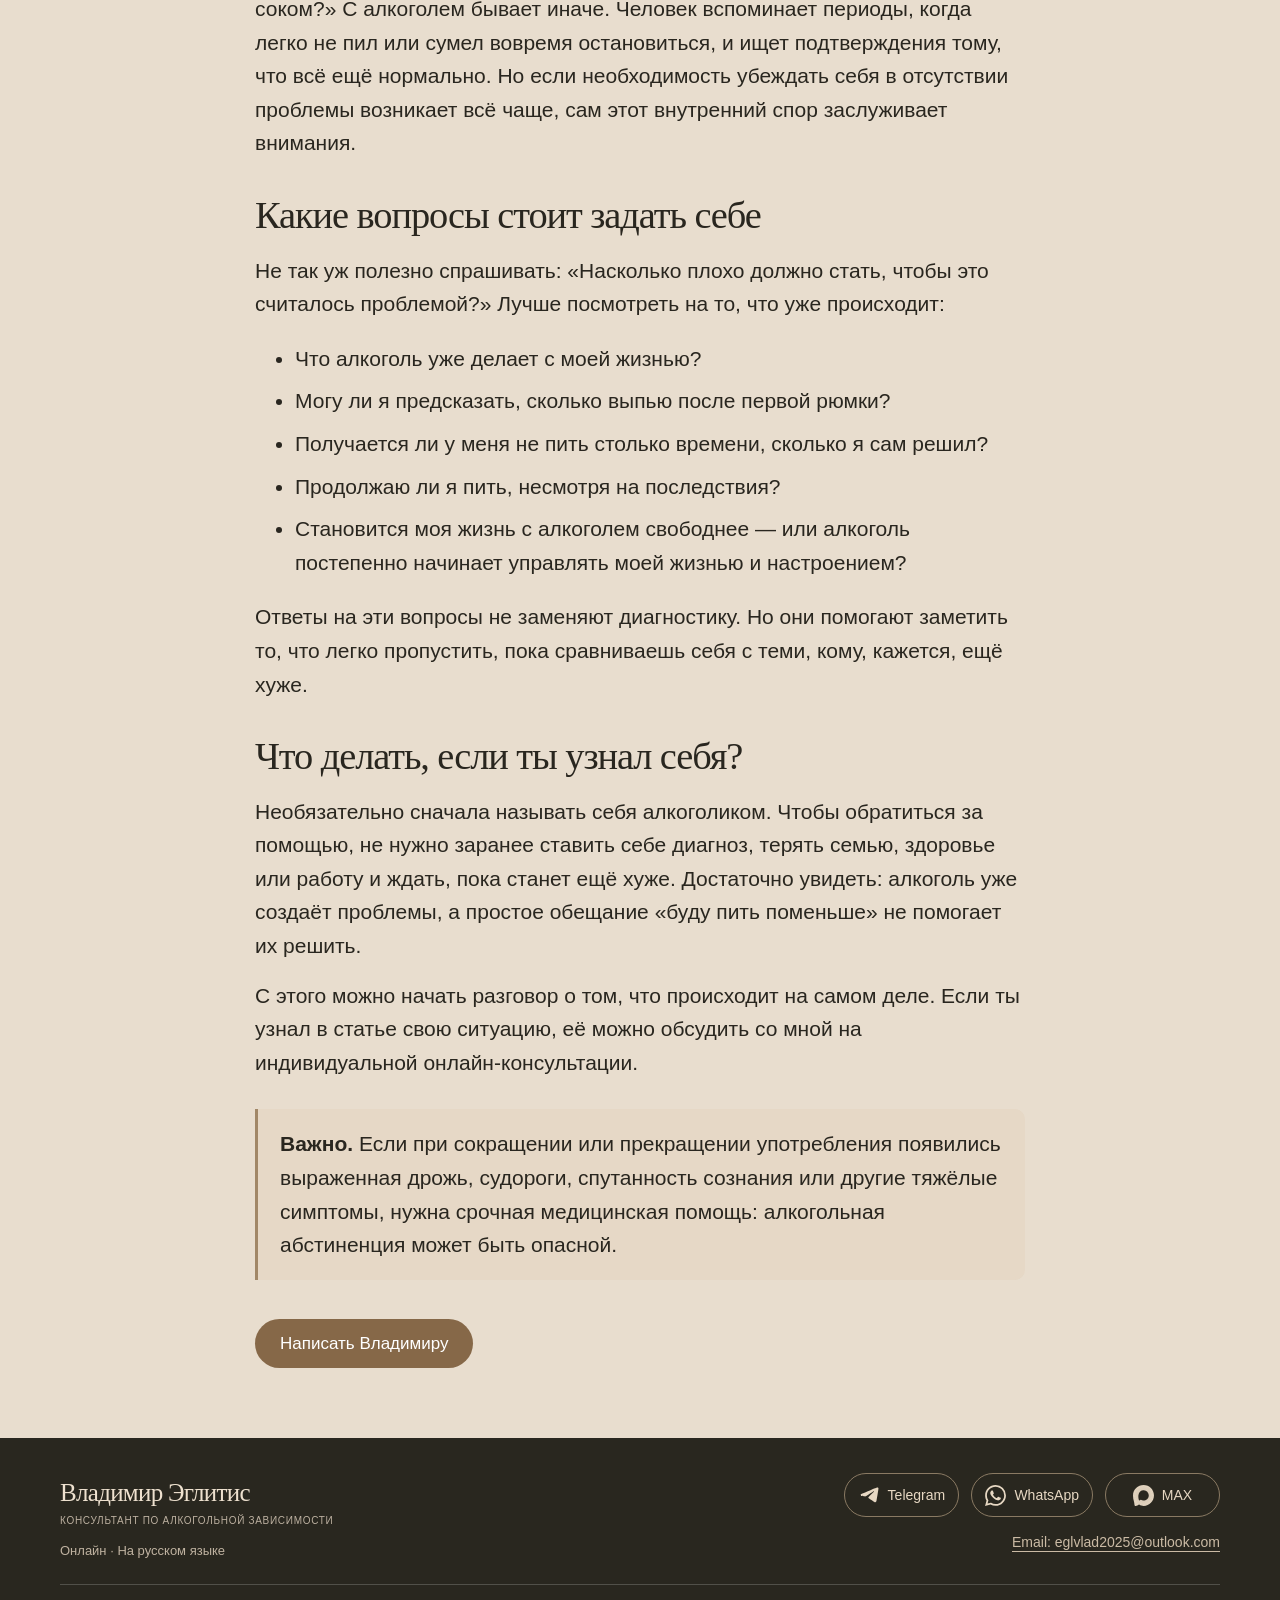
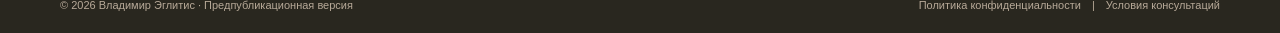
<file: site/articles/kak-ponyat-problemu.html>
<!DOCTYPE html>

<html lang="ru"><head><meta charset="utf-8"><meta content="width=device-width, initial-scale=1" name="viewport"><meta content="light" name="color-scheme"><meta content="noindex,nofollow" name="robots"><meta content="Пьёшь больше, чем собирался? Не удаётся соблюдать собственные ограничения? Признаки и последствия употребления алкоголя." name="description"><title>Как понять, что алкоголь стал проблемой? — Владимир Эглитис</title><link href="../assets/site-v10.css" rel="stylesheet"><link href="../assets/favicon.svg" rel="icon" type="image/svg+xml"><script type="application/ld+json">{"@context": "https://schema.org", "@type": "Article", "headline": "Как понять, что алкоголь стал проблемой?", "description": "Пьёшь больше, чем собирался? Не удаётся соблюдать собственные ограничения? Признаки и последствия употребления алкоголя.", "author": {"@type": "Person", "name": "Владимир Эглитис"}, "inLanguage": "ru"}</script></head><body><a class="skip" href="#main">К содержанию</a><header class="site-head"><div class="wrap head-row">
<a class="brand" href="../index.html">Владимир Эглитис<small>консультант по алкогольной зависимости</small></a>
<button aria-controls="main-nav" aria-expanded="false" aria-label="Открыть меню" class="menu-toggle" type="button">Меню</button>
<nav aria-label="Основная навигация" class="nav" id="main-nav"><a href="../index.html">Главная</a><a href="../about.html">Обо мне</a><a href="../prices.html">Консультации и цены</a><a href="../articles.html">Статьи</a><a href="../contact.html">Контакты</a></nav>
<a class="header-cta" href="../contact.html">Написать Владимиру</a>
</div></header><main id="main" tabindex="-1"><section class="inner-hero"><div class="wrap"><p class="kicker"><a href="../articles.html">← Статьи</a></p><h1>Как понять, что алкоголь стал проблемой?</h1><div class="article-byline"><a href="../about.html">Владимир Эглитис</a><span class="publication-pending">Дата публикации: при открытии сайта</span></div></div></section><figure class="article-cover wrap"><img alt="Вечерний берег у спокойной воды" loading="eager" src="../assets/shore.webp"></figure><section class="content-panel"><div class="readable"><p>Проблемы с алкоголем не обязательно начинаются с потерянной работы и разрушенной семьи. Обычно всё происходит гораздо раньше. Ты пьёшь примерно как прежде, но последствия уже другие: иногда выпиваешь больше, чем собирался, обещаешь себе сделать перерыв, а после очередного вечера приходится восстанавливаться целый день. Бывают тревога, чувство вины или провалы в памяти. И всякий раз находится объяснение: устал, была тяжёлая неделя, все пьют, я запросто могу не пить.</p><p>Поэтому дело не только в количестве выпитого. Важнее посмотреть, насколько ты управляешь употреблением, какие последствия оно уже имеет и что происходит, когда ты пытаешься что-то изменить.</p><h2>Когда употребление выходит из-под контроля</h2><p>Решил выпить два бокала — получилась бутылка. Хотел только вечером — продолжил до утра. Собирался немного посидеть с друзьями, а выпал из жизни на сутки. Один такой случай ещё ничего не доказывает. Но если разница между тем, сколько собирался выпить, и тем, сколько выпил на самом деле, становится привычной, стоит обратить на это внимание.</p><p>Появляются правила: только по выходным, сегодня только сухое вино или пиво, до отпуска не пью, дома больше не держу, после двух рюмок — стоп. Само по себе решение пить меньше вполне нормально. Вопрос в другом: почему приходится постоянно придумывать новые правила взамен тех, которые не сработали?</p><p>Бывает и так: ты решил совсем остановиться. Не собирался напиваться, не хотел очередных последствий и утром твёрдо знал, что больше такого не будет. А через какое-то время снова выпил. Здесь важно различать два вопроса: «Хочу ли я пить?» и «Получается ли у меня надёжно решать, когда начать и когда остановиться?» Это не одно и то же.</p><h2>Как алкоголь меняет повседневную жизнь</h2><p>Последствия далеко не всегда выглядят катастрофой. Поначалу это тяжёлое утро, сорванные планы, разговор, за который потом стыдно, конфликт дома, пропущенная работа, потраченные деньги. Иногда — агрессия, тревога после выпивки, провалы в памяти или рискованное поведение.</p><p>Особенно стоит задуматься, если последствия уже есть, но употребление продолжается. Ты улаживаешь конфликт, извиняешься, восстанавливаешься после очередного запоя — и не замечаешь, что снова и снова устраняешь последствия, оставляя прежнюю причину.</p><p>Иногда приходится что-то скрывать: сколько выпил, как часто пьёшь, где был и почему плохо себя чувствуешь. Можно начать выбирать магазины подальше от дома, выбрасывать бутылки до прихода близких, придумывать объяснения. Дело здесь не в морали. Возможно, ты уже скрываешь от других то, в чём пока трудно признаться самому себе.</p><p>Без алкоголя становится неуютно. Ты ждёшь вечера, потому что тогда можно выпить. Всё труднее расслабиться, уснуть, разговаривать с людьми, переживать стресс или скуку без привычной выпивки. Алкоголь постепенно перестаёт быть дополнением к жизни и становится способом менять своё состояние.</p><p>Иногда начинает расти и количество выпитого: прежняя доза уже не даёт прежнего эффекта, приходится пить больше или крепче. То, что организм лучше переносит большие дозы, не означает, что алкоголь стал безопаснее.</p><h2>Почему бывает трудно признать проблему</h2><p>Когда употребление продолжается несмотря на последствия, в голове легко находятся оправдания: «Все пьют», «У всех бывает», «Я знаю людей, которые пьют гораздо больше», «Потери неприятные, но решаемые».</p><p>Это не обязательно глупость, упрямство или плохой характер. Когда развивается зависимость, отрицание, сравнение себя с другими и поиск оправданий могут становиться частью самой болезни. Так человек продолжает защищать употребление даже тогда, когда уже видит причиняемый им вред. Но по одним только оправданиям нельзя поставить диагноз: важно разобраться во всей картине.</p><p>Люди редко часами размышляют: «А вдруг у меня проблема с апельсиновым соком?» С алкоголем бывает иначе. Человек вспоминает периоды, когда легко не пил или сумел вовремя остановиться, и ищет подтверждения тому, что всё ещё нормально. Но если необходимость убеждать себя в отсутствии проблемы возникает всё чаще, сам этот внутренний спор заслуживает внимания.</p><h2>Какие вопросы стоит задать себе</h2><p>Не так уж полезно спрашивать: «Насколько плохо должно стать, чтобы это считалось проблемой?» Лучше посмотреть на то, что уже происходит:</p><ul>
<li>Что алкоголь уже делает с моей жизнью?</li>
<li>Могу ли я предсказать, сколько выпью после первой рюмки?</li>
<li>Получается ли у меня не пить столько времени, сколько я сам решил?</li>
<li>Продолжаю ли я пить, несмотря на последствия?</li>
<li>Становится моя жизнь с алкоголем свободнее — или алкоголь постепенно начинает управлять моей жизнью и настроением?</li>
</ul><p>Ответы на эти вопросы не заменяют диагностику. Но они помогают заметить то, что легко пропустить, пока сравниваешь себя с теми, кому, кажется, ещё хуже.</p><h2>Что делать, если ты узнал себя?</h2><p>Необязательно сначала называть себя алкоголиком. Чтобы обратиться за помощью, не нужно заранее ставить себе диагноз, терять семью, здоровье или работу и ждать, пока станет ещё хуже. Достаточно увидеть: алкоголь уже создаёт проблемы, а простое обещание «буду пить поменьше» не помогает их решить.</p><p>С этого можно начать разговор о том, что происходит на самом деле. Если ты узнал в статье свою ситуацию, её можно обсудить со мной на индивидуальной онлайн-консультации.</p><aside class="article-warning"><p><strong>Важно.</strong> Если при сокращении или прекращении употребления появились выраженная дрожь, судороги, спутанность сознания или другие тяжёлые симптомы, нужна срочная медицинская помощь: алкогольная абстиненция может быть опасной.</p></aside><p class="article-action"><a class="pill brown-pill" href="../contact.html">Написать Владимиру</a></p></div></section></main><footer class="site-footer"><div class="wrap">
<div class="footer-grid">
<div class="footer-identity"><a class="footer-name" href="../index.html">Владимир Эглитис</a>
<small>консультант по алкогольной зависимости</small><p>Онлайн · На русском языке</p></div>
<div class="footer-contact">
<div aria-label="Мессенджеры" class="footer-channels" role="group">
<a href="https://t.me/eglitisonline_contact_bot" rel="noopener noreferrer" target="_blank"><span aria-hidden="true" class="messenger-icon icon-telegram"></span>Telegram</a>
<a href="https://wa.me/79811881562" rel="noopener noreferrer" target="_blank"><span aria-hidden="true" class="messenger-icon icon-whatsapp"></span>WhatsApp</a>
<a href="https://max.ru/u/f9LHodD0cOJ57eetEyicu--mDK2NszjKeeEYBEHcl7uGccaQ9irTHc0Jg6k" rel="noopener noreferrer" target="_blank"><span aria-hidden="true" class="messenger-icon icon-max"></span>MAX</a>
</div><a class="footer-email" href="mailto:eglvlad2025@outlook.com">Email: eglvlad2025@outlook.com</a></div>
</div>
<div class="footer-bottom"><span>© 2026 Владимир Эглитис · Предпубликационная версия</span>
<span class="footer-legal"><a href="../privacy.html">Политика конфиденциальности</a><span aria-hidden="true">|</span><a href="../terms.html">Условия консультаций</a></span></div>
</div></footer><script defer src="../assets/site-v08.js"></script><script defer src="../assets/services-v1.js"></script></body></html>
</file>
<file: site/assets/site-v10.css>
:root{--dark:#29271f;--olive:#444236;--olive2:#39382e;--cream:#e8ddce;--sand:#e3d4c0;--ink:#29261f;--tan:#a18767;--line:#b3a18a}
*{box-sizing:border-box}html{scroll-behavior:smooth}body{margin:0;font-family:"Segoe UI",Arial,sans-serif;font-size:17px;line-height:1.64;background:var(--cream);color:var(--ink);-webkit-font-smoothing:antialiased}
h1,h2,h3,.brand,.footer-name{font-family:Georgia,"Times New Roman",serif;font-weight:400;letter-spacing:-.028em}h1{font-size:clamp(47px,6vw,78px);line-height:1.06;margin:0 0 18px}h2{font-size:clamp(33px,3.7vw,49px);line-height:1.12;margin:0 0 24px}h3{font-size:25px;line-height:1.22;margin:10px 0 12px}p{margin:0 0 16px}a{color:inherit}a:focus-visible,button:focus-visible{outline:3px solid #c88d49;outline-offset:5px}.wrap{width:min(1150px,calc(100% - 88px));margin:auto}.skip{position:absolute;top:-80px;background:#fff;color:#111;z-index:30;padding:10px}.skip:focus{top:5px}.site-head{background:#29271f;color:#e9e1d5;position:relative;z-index:5}.head-row{display:flex;align-items:center;justify-content:space-between;min-height:79px;gap:24px}.brand{text-decoration:none;font-size:25px;line-height:1.1;white-space:nowrap}.brand small{display:block;margin-top:7px;font:11px/1.3 "Segoe UI",Arial,sans-serif;letter-spacing:.035em;color:#d5cbbd}.nav{display:flex;align-items:center;gap:25px;font-size:13px}.nav>a{text-decoration:none;white-space:nowrap}.nav>a:hover,.text-link:hover{color:#be9f78}.pill{display:inline-flex;justify-content:center;align-items:center;min-height:48px;border-radius:40px;padding:11px 25px;background:#927656;color:#fff;text-decoration:none;font-size:14px;gap:12px}.pill:hover{background:#ad8c64;color:#fff}.nav .nav-pill{border:1px solid #ac977a;font-size:13px;padding:9px 20px}.menu-toggle{display:none}.hero{position:relative;background:var(--dark);color:#f5eee4;min-height:540px;isolation:isolate;overflow:hidden}.hero-photo{position:absolute;inset:0 0 0 38%;background:linear-gradient(90deg,#29271f 1%,#29271f66 30%,#29271f10 70%),linear-gradient(0deg,#29271f80,transparent 60%),url("study-detail.webp") center/cover no-repeat;z-index:-1}.hero-wrap{display:flex;align-items:center;min-height:540px}.hero-copy{padding:55px 0;max-width:575px}.kicker{font-size:11px;letter-spacing:.17em;text-transform:uppercase;font-weight:700;margin-bottom:22px;color:inherit;opacity:.72}.hero-sub{font-size:23px;color:#e9d9c7;margin-bottom:22px}.hero-desc{max-width:420px;color:#e3d8ca;line-height:1.55}.main-cta{margin:17px 0}.hero-channels{display:flex;gap:20px;font-size:13px}.hero-channels a{color:#e9dbc6;text-underline-offset:4px}.section{padding:74px 0}.warm{background:var(--cream)}.sand{background:var(--sand)}.split{display:grid;grid-template-columns:1fr 1fr;gap:55px;align-items:center}.visual{display:block;width:100%;height:290px;object-fit:cover;border-radius:12px}.copy{max-width:540px}.copy p{max-width:540px}.text-link{text-underline-offset:5px;text-decoration-thickness:1px;color:#755b3d;font-size:15px;font-weight:500}.olive{background:var(--olive);color:#f3eadb}.about-grid{display:grid;grid-template-columns:1fr .85fr;align-items:center;gap:75px}.light-link{color:#dec19a}.portrait-placeholder{min-height:345px;background:linear-gradient(140deg,#60594a,#353328);border:1px dashed #988873;border-radius:12px;display:grid;place-items:center;color:#eee2d1;text-align:center;padding:35px;font-family:Georgia,serif;font-size:23px}.portrait-placeholder small{font:13px/1.5 "Segoe UI",Arial,sans-serif;opacity:.7}.payment-line{padding-top:8px}.brown-pill{background:#866848}.consult-grid{grid-template-columns:1.03fr .97fr}.desk{height:315px}.articles-section{background:var(--olive2);color:#f3eadb}.section-title{display:flex;align-items:baseline;justify-content:space-between;margin-bottom:23px;gap:20px}.section-title h2{margin:0}.article-grid{display:grid;grid-template-columns:repeat(3,1fr);gap:29px}.article-grid article>a:first-child{text-decoration:none}.article-grid img{display:block;width:100%;height:165px;object-fit:cover;border-radius:9px}.article-grid h3{font-size:23px}.article-grid article>a:hover h3{text-decoration:underline;text-underline-offset:4px}.contact-band{background:#d9c8b2}.contact-layout{display:grid;grid-template-columns:1fr .9fr;gap:55px;align-items:center}.contact-actions{display:flex;flex-wrap:wrap;gap:11px;align-items:center}.contact-actions .text-link{width:100%;margin-top:8px}.contact-actions small{display:block;width:100%;color:#514736;margin-top:12px}.site-footer{background:#29271f;color:#e6ddcf;padding:40px 0 21px}.footer-grid{display:grid;grid-template-columns:2fr 1fr 1fr;gap:30px}.footer-name{text-decoration:none;font-size:25px}.footer-grid p{font-size:13px;color:#c4b8a7;margin:8px 0}.footer-links{display:flex;flex-direction:column;gap:6px;font-size:14px}.footer-links a{text-decoration:none}.footer-links a:hover{text-decoration:underline}.footer-bottom{border-top:1px solid #ffffff30;margin-top:27px;padding-top:16px;display:flex;justify-content:space-between;gap:20px;font-size:12px;color:#b7a998}.inner-hero{background:var(--olive2);color:#f0e5d7;padding:73px 0}.inner-hero h1{font-size:clamp(40px,5vw,62px)}.inner-hero p{max-width:770px}.content-panel{background:var(--cream);padding:70px 0;min-height:300px}.readable{max-width:770px;margin:0 auto}.readable h2{font-size:33px;margin-top:30px}.readable h3{margin-top:25px}.readable li{margin-bottom:9px}.info-note{border-left:4px solid #80694c;padding:12px 20px;background:#d7c5ae;margin:25px 0}.price-list{max-width:840px}.price-row{display:grid;grid-template-columns:1fr auto;gap:18px;padding:21px 0;border-bottom:1px solid #ab9b86}.price-row strong{font-size:22px}.price-row p{margin:5px 0}.price-row .amount{font-size:25px;font-family:Georgia,serif}.subtle{color:#6b5b49;font-size:15px}.channel-list{display:grid;grid-template-columns:repeat(2,1fr);gap:15px}.channel-list a{background:#dbccb8;border-radius:10px;padding:19px;text-decoration:none;display:block}.channel-list a:hover{background:#cbb99f}.channel-list small{display:block}.article-list{display:grid;grid-template-columns:repeat(2,1fr);gap:28px}.article-list article{border-bottom:1px solid #c0ad94;padding-bottom:14px}.article-list a{text-decoration:none}.article-list p{max-width:460px}.legal{font-size:14px;color:#5b5144}
@media(max-width:920px){.wrap{width:min(100% - 44px,1150px)}.head-row{min-height:75px}.menu-toggle{display:block;color:#f5eee4;background:transparent;border:1px solid #8b7a67;border-radius:6px;padding:9px 13px;font:inherit;font-size:14px}.nav{display:none;position:absolute;top:100%;left:0;right:0;background:#29271f;padding:20px 22px 27px;flex-direction:column;align-items:stretch;gap:15px;border-top:1px solid #ffffff22}.nav.open{display:flex}.nav .nav-pill{align-self:flex-start}.split,.about-grid,.contact-layout{gap:35px}.article-grid{gap:16px}.article-grid img{height:120px}}
@media(max-width:660px){body{font-size:16px}.wrap{width:calc(100% - 34px)}.brand{font-size:21px}.brand small{font-size:10px}.hero,.hero-wrap{min-height:590px}.hero-photo{inset:0;background:linear-gradient(90deg,#29271fe9,#29271f9a),url("study-detail.webp") center/cover}.hero-copy{padding:48px 0}.hero-desc{max-width:335px}.section{padding:49px 0}.split,.about-grid,.contact-layout,.consult-grid,.article-grid,.article-list,.channel-list{grid-template-columns:1fr}.visual{height:220px}.split .visual{order:0}.split .copy{order:1}.consult-grid .copy{order:0}.consult-grid .visual{order:1}.portrait-placeholder{min-height:240px}.section-title{align-items:center}.article-grid img{height:160px}.footer-grid{grid-template-columns:1fr 1fr}.footer-grid>div:first-child{grid-column:1/-1}.footer-bottom{flex-direction:column}.inner-hero{padding:50px 0}.content-panel{padding:42px 0}}

/* Approved article body typography - no global palette/layout changes */
.article-content h2,.readable>h2{font-size:clamp(24px,2.5vw,31px);line-height:1.24;margin:32px 0 14px}.readable>p{max-width:74ch}.readable .article-warning{padding:18px 22px;border-left:3px solid var(--tan);background:#e6d8c6;margin:30px 0;border-radius:0 10px 10px 0}.readable .article-warning p{margin:0}

/* Two published cards: balanced editorial presentation */
@media(min-width:720px){.article-grid:has(>article:nth-child(2):last-child){grid-template-columns:repeat(2,minmax(0,1fr));max-width:850px}}

/* Prepublication refinements matched to the approved warm composition. */
.head-row{min-height:84px}.nav{gap:28px;font-size:14px}.nav>a{display:inline-flex;align-items:center;min-height:44px}
.nav>a[aria-current="page"]{text-decoration:underline;text-underline-offset:8px}
.hero,.hero-wrap{min-height:525px}.hero-copy{max-width:610px}.hero-desc{max-width:460px}
.section{padding:63px 0}.visual{height:285px}.desk{height:305px}
.portrait-placeholder{background:#4b483b;border:1px solid #867c69;min-height:305px;font-size:20px}
.article-grid:has(>article:nth-child(2):last-child){max-width:none}
.article-grid img{height:190px}.article-grid h3{max-width:28ch}
.readable{width:min(770px,calc(100% - 44px))}
.price-list{width:min(840px,calc(100% - 44px))}
.nav a:focus-visible,.pill:focus-visible,.text-link:focus-visible{outline:3px solid #d7a25d;outline-offset:4px}
.contact-actions .contact-secondary{color:#47331f;min-height:44px;display:inline-flex;align-items:center;margin-top:0;width:auto;padding:4px 8px}
@media(max-width:920px){.nav{gap:0}.nav>a{min-height:48px;padding:8px 0}}
@media(max-width:660px){h1{font-size:clamp(39px,11vw,50px)}.hero,.hero-wrap{min-height:560px}.section{padding:49px 0}.readable,.price-list{width:calc(100% - 34px)}.price-row{grid-template-columns:1fr;gap:4px}.price-row .amount{font-size:22px}.article-grid img{height:170px}.footer-grid{gap:20px}}

/* v0.9 — approved "Главная непидорская" composition, adapted without a fake portrait. */
.wrap{width:min(1280px,calc(100% - 120px))}
.site-head{background:#29271f;z-index:20}
.home .site-head{position:absolute;inset:0 0 auto;background:linear-gradient(180deg,#211f1acc,#211f1a7a);color:#f3eade}
.head-row{min-height:86px;gap:25px}
.brand{font-size:26px;line-height:1.08;flex:0 0 auto}
.brand small{font-size:10px;letter-spacing:.07em;text-transform:uppercase}
.nav{gap:28px;margin-left:auto;font-size:13px}
.nav>a{min-height:44px}
.header-cta,.footer-contact-cta{display:inline-flex;align-items:center;justify-content:center;border-radius:100px;border:1px solid #a68d6d;padding:10px 20px;white-space:nowrap;text-decoration:none;font-size:13px;line-height:1.25;color:#f2e7d8;background:#8c6e4c}
.header-cta:hover,.footer-contact-cta:hover{background:#a68158;color:#fff}
.header-cta{margin-left:10px}

.hero,.hero-wrap{min-height:650px}
.hero{background:#27241d;color:#f4e9dc}
.hero-photo{inset:0;z-index:-1;background:linear-gradient(90deg,#1d1a16c9 0%,#1d1a1685 36%,#1d1a1610 75%),url("hero-sunset-v1.webp") center center/cover no-repeat}
.hero-copy{max-width:690px;padding:118px 0 55px;margin-left:60px}
.hero h1{font-size:clamp(54px,5.2vw,74px);line-height:1.02;letter-spacing:-.035em;max-width:670px;margin:0 0 24px}
.hero-sub{font-size:21px;line-height:1.4;margin:0 0 26px;color:#efe3d5}
.hero-actions{display:flex;align-items:center;gap:28px;flex-wrap:wrap}
.hero-actions .pill{min-height:51px;margin:0;padding:12px 27px;background:#8d6e4b}
.hero-more{font-size:15px;text-underline-offset:5px;color:#f3e8d9}
.hero-direct{display:flex;align-items:center;gap:26px;flex-wrap:wrap;max-width:390px;margin-top:31px;padding-top:16px;border-top:1px solid #e4d5c880}
.hero-direct a{text-decoration:none;color:#f2e7da;font-size:13px;letter-spacing:.04em;min-height:32px}
.hero-direct a:hover{text-decoration:underline;text-underline-offset:5px}

.section{padding:28px 0}
.problem-grid{grid-template-columns:1fr 1fr;gap:50px}
.problem-section .visual{height:270px;border-radius:9px}
.problem-section .copy{max-width:600px}
.problem-section h2{font-size:clamp(36px,3.3vw,48px);line-height:1.05;max-width:610px;margin:0 0 17px}
.problem-section p{font-size:16px;line-height:1.5;margin-bottom:10px}
.problem-section .text-link{font-size:15px}

.about-section{background:#3d3b30;color:#f0e7da}
.about-grid{grid-template-columns:1.18fr .86fr .66fr;gap:32px;align-items:center}
.about-section h2{font-size:clamp(38px,3.4vw,51px);margin:0 0 13px}
.about-section p{font-size:15px;line-height:1.55;margin-bottom:13px}
.about-section .copy{max-width:500px}
.portrait-placeholder{min-height:246px;border:1px dashed #9d8d77;border-radius:10px;background:linear-gradient(145deg,#595345,#342f26);font-family:Georgia,serif;font-size:19px;padding:25px;color:#eee5d8}
.portrait-placeholder span{max-width:220px}
.about-quote{margin:0;align-self:center;padding:0 0 0 12px;color:#e8dbca}
.about-quote p{font-family:Georgia,serif;font-style:italic;font-size:19px;line-height:1.55;margin:0 0 16px}
.about-quote p:after{content:"";display:block;width:42px;height:1px;background:#baa88c;margin-top:17px}
.about-quote cite{font-style:normal;font-size:10px;letter-spacing:.18em;text-transform:uppercase;color:#cbbda9}

.consult-grid{grid-template-columns:1fr 1fr;gap:55px}
.consultation-section .visual{height:266px;border-radius:9px}
.consultation-section h2{font-size:clamp(38px,3.5vw,51px);margin:0 0 12px}
.consultation-section p{font-size:16px;line-height:1.5;margin-bottom:10px}
.consultation-section .pill{margin-top:7px;min-height:48px}

.articles-section{background:#39382e;color:#f1e6d7;padding:34px 0 38px}
.section-title{margin-bottom:17px;align-items:flex-end}
.section-title .kicker{font-size:10px;letter-spacing:.16em;margin:0 0 6px}
.section-title h2{font-size:clamp(36px,3.6vw,52px);line-height:1.12;margin:0}
.section-title .text-link{font-size:14px;white-space:nowrap}
.article-grid:has(>article:nth-child(2):last-child){grid-template-columns:repeat(2,minmax(0,1fr));gap:38px;max-width:none}
.article-grid img{height:180px;border-radius:9px;object-fit:cover}
.article-grid h3{font-size:27px;line-height:1.15;margin:10px 0 8px;max-width:29ch}
.article-grid .text-link{font-size:14px}

.site-footer{background:#29271f;color:#eee1cf;padding:27px 0 17px}
.footer-grid{grid-template-columns:1.05fr 1fr 1.15fr;align-items:start;gap:35px}
.footer-identity small{display:block;text-transform:uppercase;font-size:10px;letter-spacing:.07em;color:#bcb0a0}
.footer-identity p{font-size:13px;color:#bfb2a0;margin:12px 0 0}
.footer-name{font-size:25px}
.footer-quote{justify-self:center;padding-top:8px}
.footer-quote p{font-family:Georgia,serif;font-size:22px;line-height:1.35;font-style:italic;margin:0;color:#d7c8b5}
.footer-contact{display:flex;flex-direction:column;align-items:flex-end;gap:11px}
.footer-contact-cta{min-width:195px;background:#856847;border:0}
.footer-channels{display:flex;gap:8px;justify-content:flex-end;flex-wrap:wrap;width:100%}
.footer-channels a{border:1px solid #7d705c;color:#ede1d0;text-decoration:none;border-radius:100px;padding:6px 10px;font-size:12px;text-align:center;min-width:82px}
.footer-channels a:hover{background:#9a7953;color:#fff}
.footer-email{font-size:12px;color:#cbbba5;text-underline-offset:4px}
.footer-bottom{margin-top:22px;padding-top:12px;font-size:11px}
.footer-legal{display:flex;gap:11px;flex-wrap:wrap}
.footer-legal a{text-decoration:none;color:inherit}
.footer-legal a:hover{text-decoration:underline}

.primary-channels{grid-template-columns:repeat(3,minmax(0,1fr));gap:13px;margin:25px 0}
.primary-channels a{min-height:115px;display:flex;flex-direction:column;justify-content:space-between;background:#d3bda2;border:1px solid #bba281}
.primary-channels strong{font-family:Georgia,serif;font-size:24px;font-weight:400}
.primary-channels small{font-size:13px;color:#67513b}
.contact-email{margin:8px 0 22px;font-size:15px}

@media(max-width:1200px){
  .wrap{width:calc(100% - 84px)}
  .head-row{gap:16px}.brand{font-size:23px}.nav{gap:17px;font-size:12px}
  .header-cta{font-size:12px;padding:9px 14px;margin-left:4px}
  .hero-copy{margin-left:24px}
  .about-grid{gap:24px}
  .about-quote p{font-size:17px}
}
@media(max-width:920px){
  .wrap{width:calc(100% - 52px)}
  .head-row{min-height:76px}.header-cta{display:none}
  .menu-toggle{display:block;flex:0 0 auto;border-radius:100px;padding:7px 13px;font-size:13px}
  .nav{margin-left:0;gap:0;padding:15px 26px 20px;background:#29271f}
  .nav>a{font-size:15px;min-height:48px}
  .hero,.hero-wrap{min-height:610px}.hero-copy{margin-left:0;padding:102px 0 50px}
  .hero h1{font-size:clamp(48px,6.5vw,62px)}
  .problem-grid,.consult-grid{gap:30px}
  .about-grid{grid-template-columns:1fr .85fr;gap:24px}
  .about-quote{grid-column:1/-1;padding:0;border-top:1px solid #918572;padding-top:12px}
  .about-quote p{display:inline;font-size:17px}.about-quote p:after{display:none}.about-quote cite{display:block;margin-top:10px}
  .portrait-placeholder{min-height:225px}
  .footer-grid{gap:20px}.footer-quote p{font-size:18px}
}
@media(max-width:660px){
  body{font-size:16px}.wrap{width:calc(100% - 36px)}
  .head-row{min-height:72px;gap:8px}.brand{font-size:20px;white-space:normal;line-height:1}
  .brand small{font-size:8px;line-height:1.3;margin-top:5px;letter-spacing:.03em}
  .menu-toggle{font-size:12px;padding:7px 10px}
  .hero,.hero-wrap{min-height:690px}
  .hero-photo{background:linear-gradient(90deg,#1d1a16e0 0%,#1d1a169f 55%,#1d1a1650 100%),url("hero-sunset-v1.webp") 54% center/cover no-repeat}
  .hero-copy{padding:112px 0 43px;max-width:100%}
  .hero h1{font-size:clamp(40px,10.6vw,48px);line-height:1.05;letter-spacing:-.03em;margin-bottom:20px}
  .hero h1 br{display:none}
  .hero-sub{font-size:18px;line-height:1.45;margin-bottom:24px;max-width:340px}
  .hero-actions{align-items:flex-start;flex-direction:column;gap:15px}
  .hero-actions .pill{min-height:50px;margin:0}
  .hero-more{font-size:15px}
  .hero-direct{gap:12px;margin-top:28px;padding-top:14px;justify-content:space-between}
  .hero-direct a{font-size:13px;min-height:32px}
  .section{padding:35px 0}
  .problem-grid,.consult-grid{grid-template-columns:1fr;gap:25px}
  .problem-section .visual{height:225px;order:0}
  .problem-section .copy{order:1}
  .problem-section h2,.consultation-section h2{font-size:37px;line-height:1.08;margin-bottom:14px}
  .problem-section p,.consultation-section p{font-size:16px;line-height:1.55}
  .about-grid{grid-template-columns:1fr;gap:22px}
  .about-section h2{font-size:40px}.about-section p{font-size:16px}
  .portrait-placeholder{min-height:215px;width:100%;max-width:460px}
  .about-quote{grid-column:auto;padding-top:18px}
  .about-quote p{display:block;font-size:20px}
  .consultation-section .visual{height:225px;order:1}
  .consultation-section .copy{order:0}
  .articles-section{padding:36px 0 45px}
  .section-title{align-items:flex-start;flex-direction:column;gap:12px;margin-bottom:24px}
  .section-title h2{font-size:39px;line-height:1.1}
  .article-grid:has(>article:nth-child(2):last-child){grid-template-columns:1fr;gap:31px}
  .article-grid img{height:185px}.article-grid h3{font-size:25px}
  .site-footer{padding:34px 0 22px}
  .footer-grid{grid-template-columns:1fr;gap:26px}
  .footer-quote{justify-self:start;padding:0}.footer-quote p{font-size:20px}
  .footer-contact{align-items:stretch}.footer-contact-cta{align-self:flex-start}
  .footer-channels{display:grid;grid-template-columns:repeat(3,minmax(0,1fr));gap:7px}
  .footer-channels a{min-width:0;padding:10px 3px;font-size:12px}
  .footer-bottom{gap:11px;flex-direction:column}
  .primary-channels{grid-template-columns:1fr;gap:12px}
  .primary-channels a{min-height:85px}
  .readable,.price-list{width:calc(100% - 36px)}
}

/* Long legal headings and email addresses must wrap inside narrow viewports. */
.legal-content,.inner-hero h1{overflow-wrap:anywhere}

/* v0.10 — editorial corrections from the owner. */
body{font-size:19px;line-height:1.62}
.hero-sub{font-size:22px}
.problem-section p,.about-section p,.consultation-section p,.inner-hero p,.readable p,.readable li,.article-list p,.price-row p,.about-practice p,.about-next p{font-size:19px;line-height:1.6}
.text-link{font-size:17px}
.problem-section .text-link,.article-grid .text-link,.section-title .text-link{font-size:16px}
.price-row strong{font-size:24px}
.price-pending{border-left:3px solid #8d6e4b;background:#dcc8af;padding:18px 22px;margin:24px 0 35px}
.subtle{font-size:16px}

.hero-actions{gap:0}
.about-grid{grid-template-columns:1.25fr .9fr;gap:70px}
.about-section .copy{max-width:650px}
.about-section p{font-size:18px}
.about-section .portrait-placeholder{min-height:245px}

.site-footer{padding:35px 0 19px}
.footer-grid{grid-template-columns:1fr auto;gap:40px;align-items:start}
.footer-contact{gap:14px}
.footer-channels{gap:12px}
.footer-channels a{display:inline-flex;align-items:center;justify-content:center;gap:8px;min-width:115px;padding:10px 13px;font-size:14px;color:#e7d8c3;border-color:#8a7a63}
.footer-email{font-size:14px}
.messenger-icon{display:inline-block;flex:0 0 auto;width:21px;height:21px;background:currentColor;-webkit-mask:var(--icon) center/contain no-repeat;mask:var(--icon) center/contain no-repeat}
.icon-telegram{--icon:url("icon-telegram.svg")}
.icon-whatsapp{--icon:url("icon-whatsapp.svg")}
.icon-max{--icon:url("icon-max.svg")}
.hero-direct a{display:inline-flex;align-items:center;gap:7px;font-size:15px}
.hero-direct .messenger-icon{width:18px;height:18px}
.primary-channels a{display:grid;grid-template-columns:34px 1fr;grid-template-rows:auto auto;align-content:center;column-gap:11px;min-height:122px}
.primary-channels .messenger-icon{grid-row:1/3;align-self:center;width:29px;height:29px;color:#493e2f}
.primary-channels strong{font-size:25px}
.primary-channels small{font-size:15px}

.article-list{gap:38px}
.article-list article{padding-bottom:24px}
.article-thumb{display:block;margin-bottom:17px}
.article-thumb img{display:block;width:100%;height:270px;object-fit:cover;border-radius:10px}
.article-list h2{font-size:clamp(30px,3vw,42px);margin:0 0 12px}
.article-list p{margin:0 0 16px}
.article-cover{margin:0 auto;padding:28px 0 0}
.article-cover img{display:block;width:100%;height:385px;object-fit:cover;border-radius:11px}
.article-byline{display:flex;align-items:center;gap:10px 24px;flex-wrap:wrap;margin-top:24px;font-size:16px;color:#d8c5ad}
.article-byline a{text-underline-offset:4px}
.article-byline .publication-pending{color:#c9b9a5}
.article-action{margin:39px 0 0!important}
.article-action .pill{font-size:16px}
.article-content h2,.readable>h2{font-size:clamp(30px,3vw,39px)}

.about-page-hero h1{max-width:600px}
.about-story{padding:70px 0}
.about-story-grid{display:grid;grid-template-columns:1.25fr .75fr;align-items:center;gap:75px}
.about-story-copy{max-width:760px}
.about-story-copy h2{font-size:clamp(38px,3.5vw,54px);margin-bottom:22px}
.about-story-copy p{font-size:19px;line-height:1.68}
.about-story .portrait-placeholder{min-height:410px}
.about-practice{padding:70px 0}
.about-practice-grid{display:grid;grid-template-columns:.85fr 1.15fr;gap:80px}
.about-practice h2{font-size:clamp(38px,3.5vw,54px)}
.about-practice p{margin-bottom:20px}
.about-next{padding:58px 0}
.about-next p{max-width:750px}

@media(max-width:920px){
  .about-grid{gap:30px}
  .footer-grid{grid-template-columns:1fr auto}
  .footer-channels a{min-width:90px;font-size:13px}
  .about-story-grid{gap:34px}
  .about-practice-grid{gap:36px}
  .article-cover img{height:300px}
}
@media(max-width:660px){
  body{font-size:18px}
  .hero-sub{font-size:19px}
  .problem-section p,.about-section p,.consultation-section p,.inner-hero p,.readable p,.readable li,.article-list p,.price-row p,.about-practice p,.about-next p,.about-story-copy p{font-size:18px;line-height:1.6}
  .about-grid,.about-story-grid,.about-practice-grid{grid-template-columns:1fr;gap:24px}
  .about-story{padding:46px 0}
  .about-story .portrait-placeholder{min-height:245px}
  .about-practice{padding:50px 0}
  .about-next{padding:44px 0}
  .article-thumb img{height:200px}
  .article-cover{padding-top:16px}
  .article-cover img{height:230px}
  .article-byline{font-size:15px;margin-top:20px}
  .footer-grid{grid-template-columns:1fr;gap:25px}
  .footer-contact{align-items:stretch}
  .footer-channels{display:grid;grid-template-columns:repeat(3,minmax(0,1fr));gap:8px}
  .footer-channels a{min-width:0;padding:10px 4px;font-size:12px;gap:5px}
  .footer-channels .messenger-icon{width:17px;height:17px}
  .footer-email{font-size:13px}
  .primary-channels a{min-height:96px}
}

/* Restored source content follows the approved alternating panels. */
.experience-list{border-top:1px solid #ffffff45;margin:27px 0 22px}
.experience-list p{border-bottom:1px solid #ffffff45;padding:14px 0;margin:0;font-size:17px}
.experience-list strong{font-weight:600;color:#f2dfc4}
.about-education{padding:78px 0}
.about-education h2{max-width:760px}
.education-intro{max-width:760px;font-size:20px;line-height:1.6}
.education-list{display:grid;grid-template-columns:1fr 1fr;column-gap:65px;margin-top:28px;border-top:1px solid #aa9276}
.education-list>div{padding:23px 0;border-bottom:1px solid #aa9276}
.education-list strong{font:25px/1.25 Georgia,"Times New Roman",serif;color:#392f23}
.education-list p{font-size:18px;line-height:1.62;margin:10px 0 0;max-width:61ch}
.about-boundaries{padding:78px 0}
.about-boundaries-grid{display:grid;grid-template-columns:.8fr 1.2fr;gap:75px}
.about-boundaries-grid p{font-size:19px;line-height:1.65;max-width:67ch}
.section-lead{font-size:20px;line-height:1.55;max-width:65ch}
.method-section{padding:78px 0}
.method-section h2{max-width:870px}
.method-grid{display:grid;grid-template-columns:repeat(3,1fr);gap:28px;margin-top:38px}
.method-grid>div{border-top:1px solid #b9a98d;padding-top:20px}
.method-grid span,.booking-grid span{font-size:13px;letter-spacing:.14em;color:#bfa987}
.method-grid h3{font-size:29px;margin:16px 0}
.method-grid p{font-size:18px;line-height:1.6}
.approach-format{padding:76px 0}
.approach-format-grid{display:grid;grid-template-columns:1fr 1fr;gap:80px}
.approach-format-grid h2{font-size:clamp(33px,3.5vw,47px)}
.approach-format-grid p{font-size:19px;line-height:1.65}
.approach-faq details{border-bottom:1px solid #ae997d;padding:18px 0}
.approach-faq details:first-of-type{border-top:1px solid #ae997d}
.approach-faq summary{font:25px/1.3 Georgia,"Times New Roman",serif;cursor:pointer;padding-right:28px}
.approach-faq details p{margin:15px 0 4px;max-width:64ch}
.approach-next p{font-size:19px;max-width:700px}
.price-explanation{border-top:1px solid #aa997f;margin-top:44px;padding-top:18px}
.price-explanation h2{font-size:clamp(31px,3vw,39px)}
.booking-steps{padding:70px 0}
.booking-grid{display:grid;grid-template-columns:repeat(3,1fr);gap:28px;margin-top:28px}
.booking-grid>div{border-top:1px solid #9e896e;padding-top:17px}
.booking-grid span{color:#765d3f}
.booking-grid p,.booking-privacy{font-size:18px;line-height:1.6}
.booking-privacy{margin-top:30px}
.booking-privacy a{text-underline-offset:4px}
.medical-boundary{padding:54px 0}
.medical-boundary h2{font-size:clamp(30px,3vw,39px)}
.medical-boundary p{font-size:19px;line-height:1.6}
@media(max-width:920px){
  .education-list{column-gap:30px}
  .about-boundaries-grid,.approach-format-grid{gap:34px}
  .method-grid,.booking-grid{gap:17px}
}
@media(max-width:660px){
  .about-education,.about-boundaries,.method-section,.approach-format,.booking-steps{padding:50px 0}
  .education-list,.about-boundaries-grid,.method-grid,.approach-format-grid,.booking-grid{grid-template-columns:1fr}
  .education-list strong{font-size:23px}
  .education-list p,.about-boundaries-grid p,.method-grid p,.approach-format-grid p,.booking-grid p,.booking-privacy,.section-lead{font-size:18px}
  .method-grid,.booking-grid{gap:5px}
  .method-grid h3{font-size:27px}
  .approach-faq summary{font-size:23px}
}

/* Approved real-person portrait and aligned contact sections. */
.portrait-photo{display:block;width:100%;object-fit:cover;object-position:center 28%;border-radius:10px}
.about-section .portrait-photo{height:345px;object-position:center 12%}
.about-story .portrait-photo{height:410px}
.contact-page h2{font-size:clamp(33px,3vw,44px)}
.contact-page>p,.medical-copy p{max-width:800px;font-size:19px;line-height:1.6}
.contact-page .contact-email{font-size:18px}
.primary-channels a{display:flex;flex-direction:row;align-items:center;justify-content:flex-start;gap:16px;min-height:104px}
.primary-channels .messenger-icon{flex:none;align-self:center;width:31px;height:31px}
.primary-channels strong{font-size:27px}
@media(max-width:660px){
  .about-section .portrait-photo{height:270px}
  .about-story .portrait-photo{height:340px}
  .contact-page>p,.medical-copy p{font-size:18px}
  .primary-channels a{min-height:84px}
}

/* Comfortable reading size without changing the approved headline hierarchy. */
@media(prefers-reduced-motion:reduce){html{scroll-behavior:auto}}
main:focus{outline:none}
.header-cta{background:#806342;color:#fff}
.header-cta:hover{background:#806342}
.method-grid span{color:#c5b08e}
.booking-grid span{color:#6c5439}
body{font-size:21px;line-height:1.6}
.problem-section p,.about-section p,.consultation-section p,.inner-hero p,
.readable p,.readable li,.article-list p,.price-row p,.about-practice p,
.about-next p,.about-story-copy p,.experience-list p,.education-intro,
.education-list p,.about-boundaries-grid p,.section-lead,.method-grid p,
.approach-format-grid p,.booking-grid p,.booking-privacy,
.medical-boundary p,.contact-page>p,.medical-copy p{font-size:21px;line-height:1.6}
.hero-sub{font-size:23px}
.text-link,.problem-section .text-link,.article-grid .text-link,
.section-title .text-link{font-size:18px}
.pill,.article-action .pill{font-size:17px}
@media(max-width:660px){
  body{font-size:20px}
  .problem-section p,.about-section p,.consultation-section p,.inner-hero p,
  .readable p,.readable li,.article-list p,.price-row p,.about-practice p,
  .about-next p,.about-story-copy p,.experience-list p,.education-intro,
  .education-list p,.about-boundaries-grid p,.section-lead,.method-grid p,
  .approach-format-grid p,.booking-grid p,.booking-privacy,
  .medical-boundary p,.contact-page>p,.medical-copy p{font-size:20px}
  .hero-sub{font-size:21px}
}

/* Consent controls belong to the same quiet palette as the approved site. */
.privacy-banner{position:fixed;z-index:25;right:20px;bottom:20px;width:min(690px,calc(100% - 40px));padding:24px;background:var(--cream);color:var(--ink);border:1px solid #806342;border-radius:10px;box-shadow:0 8px 36px #29271f30}
.privacy-banner h2{font-size:30px;line-height:1.15;margin-bottom:12px}
.privacy-banner p,.privacy-dialog p,.consent-option{font-size:19px;line-height:1.5}
.consent-actions{display:flex;flex-wrap:wrap;gap:10px;margin-top:18px}
.consent-button{font:inherit;font-size:17px;min-height:46px;padding:10px 18px;border:1px solid #806342;border-radius:30px;background:transparent;color:#29261f;cursor:pointer}
.consent-button:hover{background:#d8c5ac}
.consent-save{background:#806342;color:white}
.consent-save:hover{background:#6c5439}
.privacy-dialog{width:min(720px,calc(100% - 36px));max-height:calc(100dvh - 36px);padding:30px;border:1px solid #806342;border-radius:10px;background:var(--cream);color:var(--ink)}
.privacy-dialog::backdrop{background:#29271fb3}
.privacy-dialog h2{font-size:34px;margin-bottom:18px}
.privacy-dialog h3{font-size:28px}
.consent-option{display:flex;align-items:flex-start;gap:13px;cursor:pointer}
.consent-option input{flex:none;width:22px;height:22px;margin-top:4px;accent-color:#806342}
.consent-option input:focus-visible{outline:3px solid #806342;outline-offset:4px}
.consent-detail{margin-top:10px}
.chat-consent{border-top:1px solid var(--line);margin-top:22px;padding-top:20px}
.consent-error{color:#7d351f;font-weight:600;margin-top:12px}
.footer-privacy-settings,.site-chat-trigger{font:inherit;background:transparent;color:inherit;border:0;padding:0;cursor:pointer;text-decoration:underline;text-underline-offset:4px}
.footer-privacy-settings{font-size:14px;margin-left:16px}
.site-chat-trigger{display:block;margin-top:14px;font-size:18px}
.service-status{position:fixed;right:20px;bottom:90px;z-index:24;width:min(360px,calc(100% - 40px));padding:16px;background:var(--cream);color:var(--ink);border:1px solid #806342;border-radius:10px;box-shadow:0 6px 24px #29271f30;font-size:18px;line-height:1.5;margin:0}
.service-status:empty{display:none}
.chat-launcher{position:fixed;z-index:24;right:20px;bottom:max(20px,env(safe-area-inset-bottom));display:flex;align-items:center;justify-content:center;gap:12px;min-height:56px;margin:0;padding:14px 21px;background:#806342;color:#fff7ea;border:1px solid #bda27e;border-radius:40px;box-shadow:0 6px 24px #29271f40;font-size:17px;line-height:1.3;text-decoration:none}
.chat-launcher:hover{background:#6c5439}
.chat-launcher svg{width:24px;height:24px;fill:none;stroke:currentColor;stroke-width:1.6;stroke-linecap:round;stroke-linejoin:round}
.chat-launcher[hidden]{display:none}
.has-site-chat .site-footer{padding-bottom:96px}
.privacy-banner{bottom:96px}
@media(max-width:660px){.privacy-banner{right:12px;bottom:calc(84px + env(safe-area-inset-bottom));width:calc(100% - 24px);padding:18px}.privacy-dialog{padding:22px}.privacy-banner h2{font-size:27px}.privacy-dialog h2{font-size:30px}.privacy-banner p,.privacy-dialog p,.consent-option{font-size:18px}.footer-privacy-settings{display:block;margin:10px 0 0}.consent-button{font-size:16px;padding:10px 15px}.chat-launcher{right:12px;bottom:calc(12px + env(safe-area-inset-bottom));padding:13px 18px;font-size:16px}.service-status{right:12px;bottom:calc(84px + env(safe-area-inset-bottom));width:calc(100% - 24px)}}
</file>
